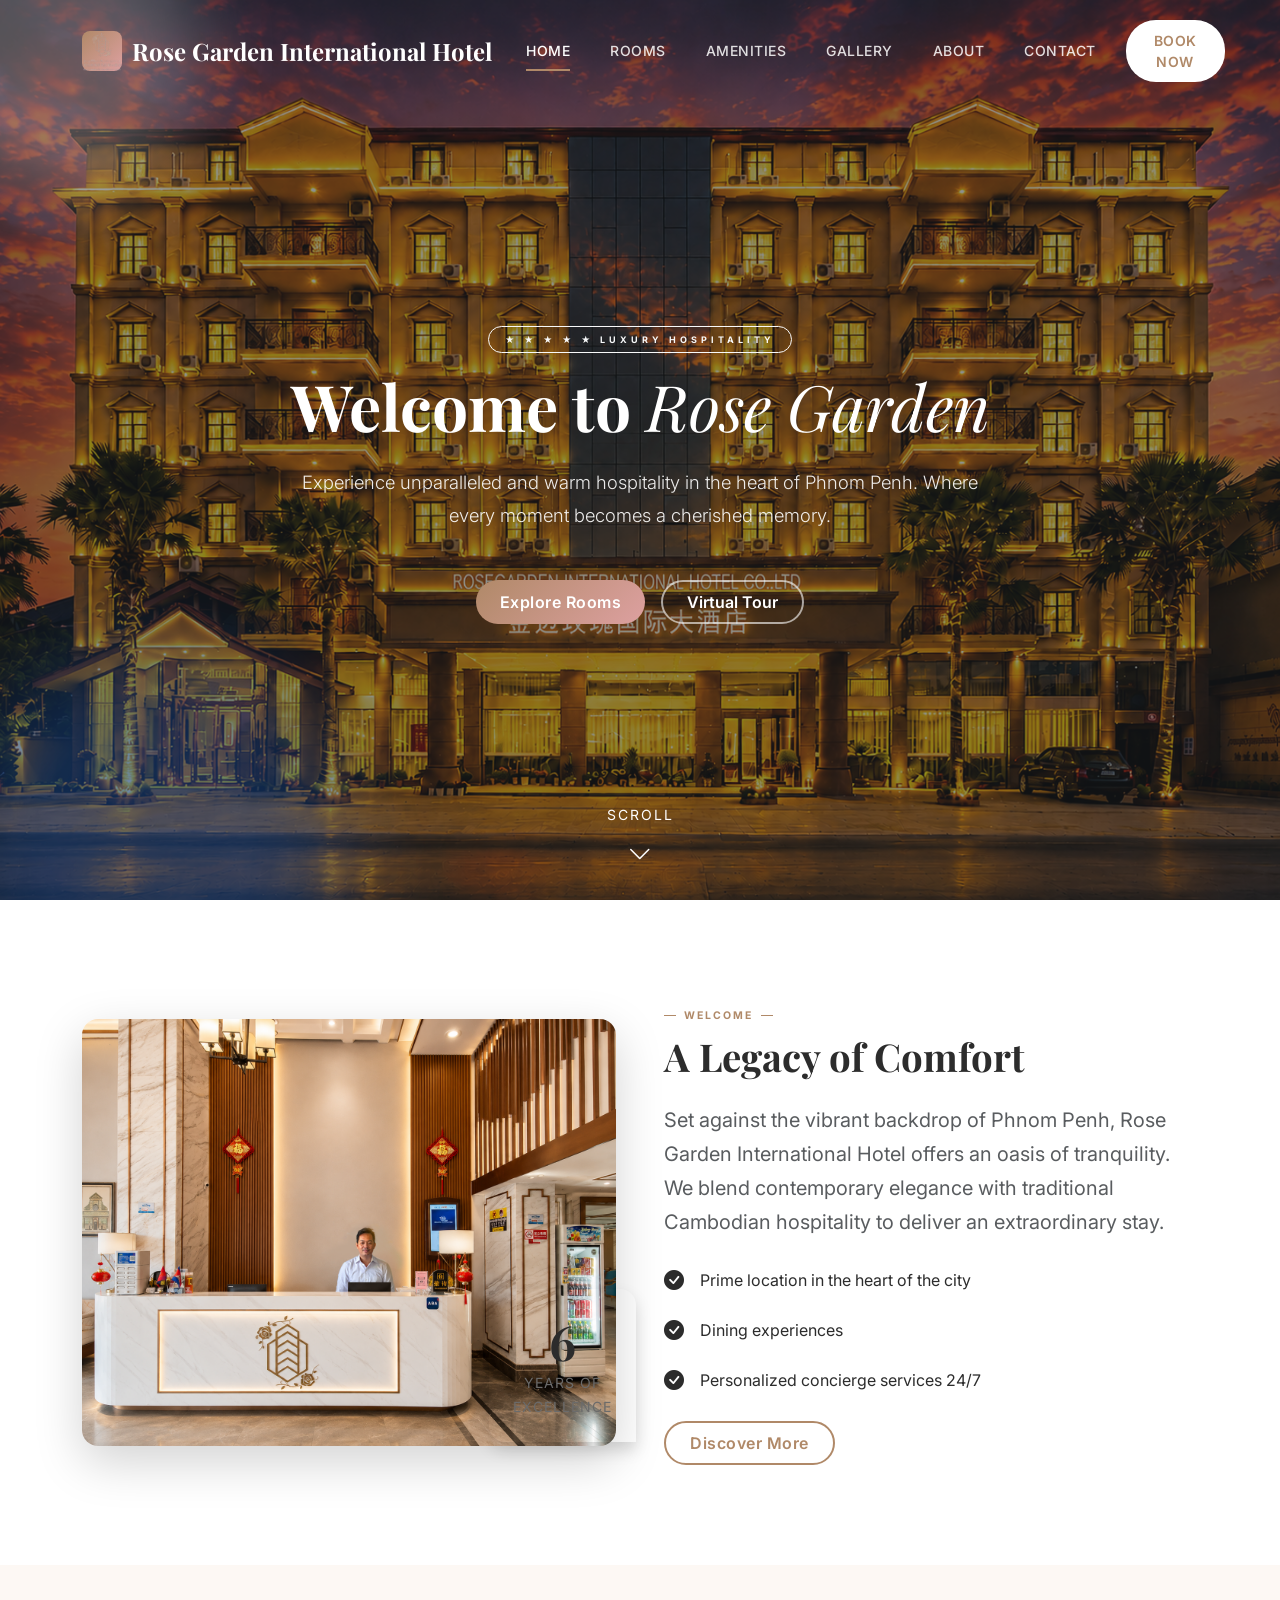
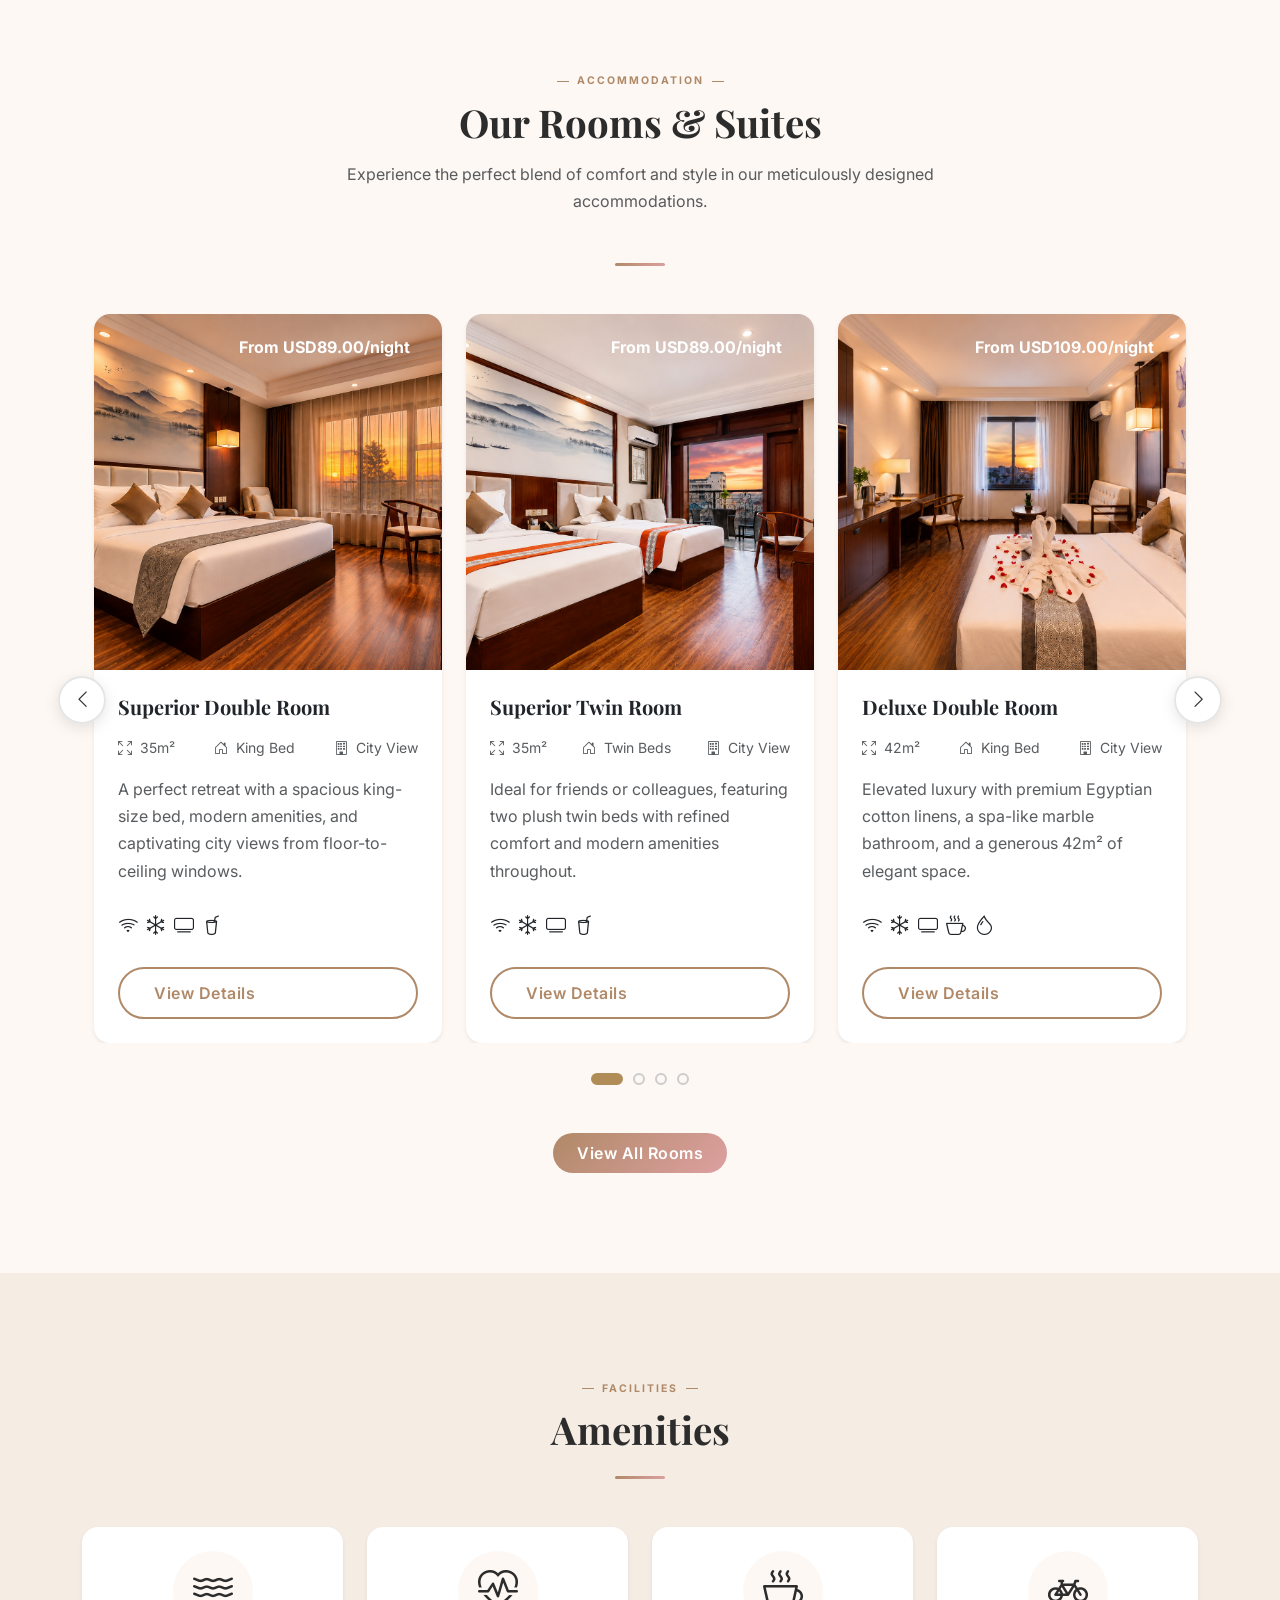
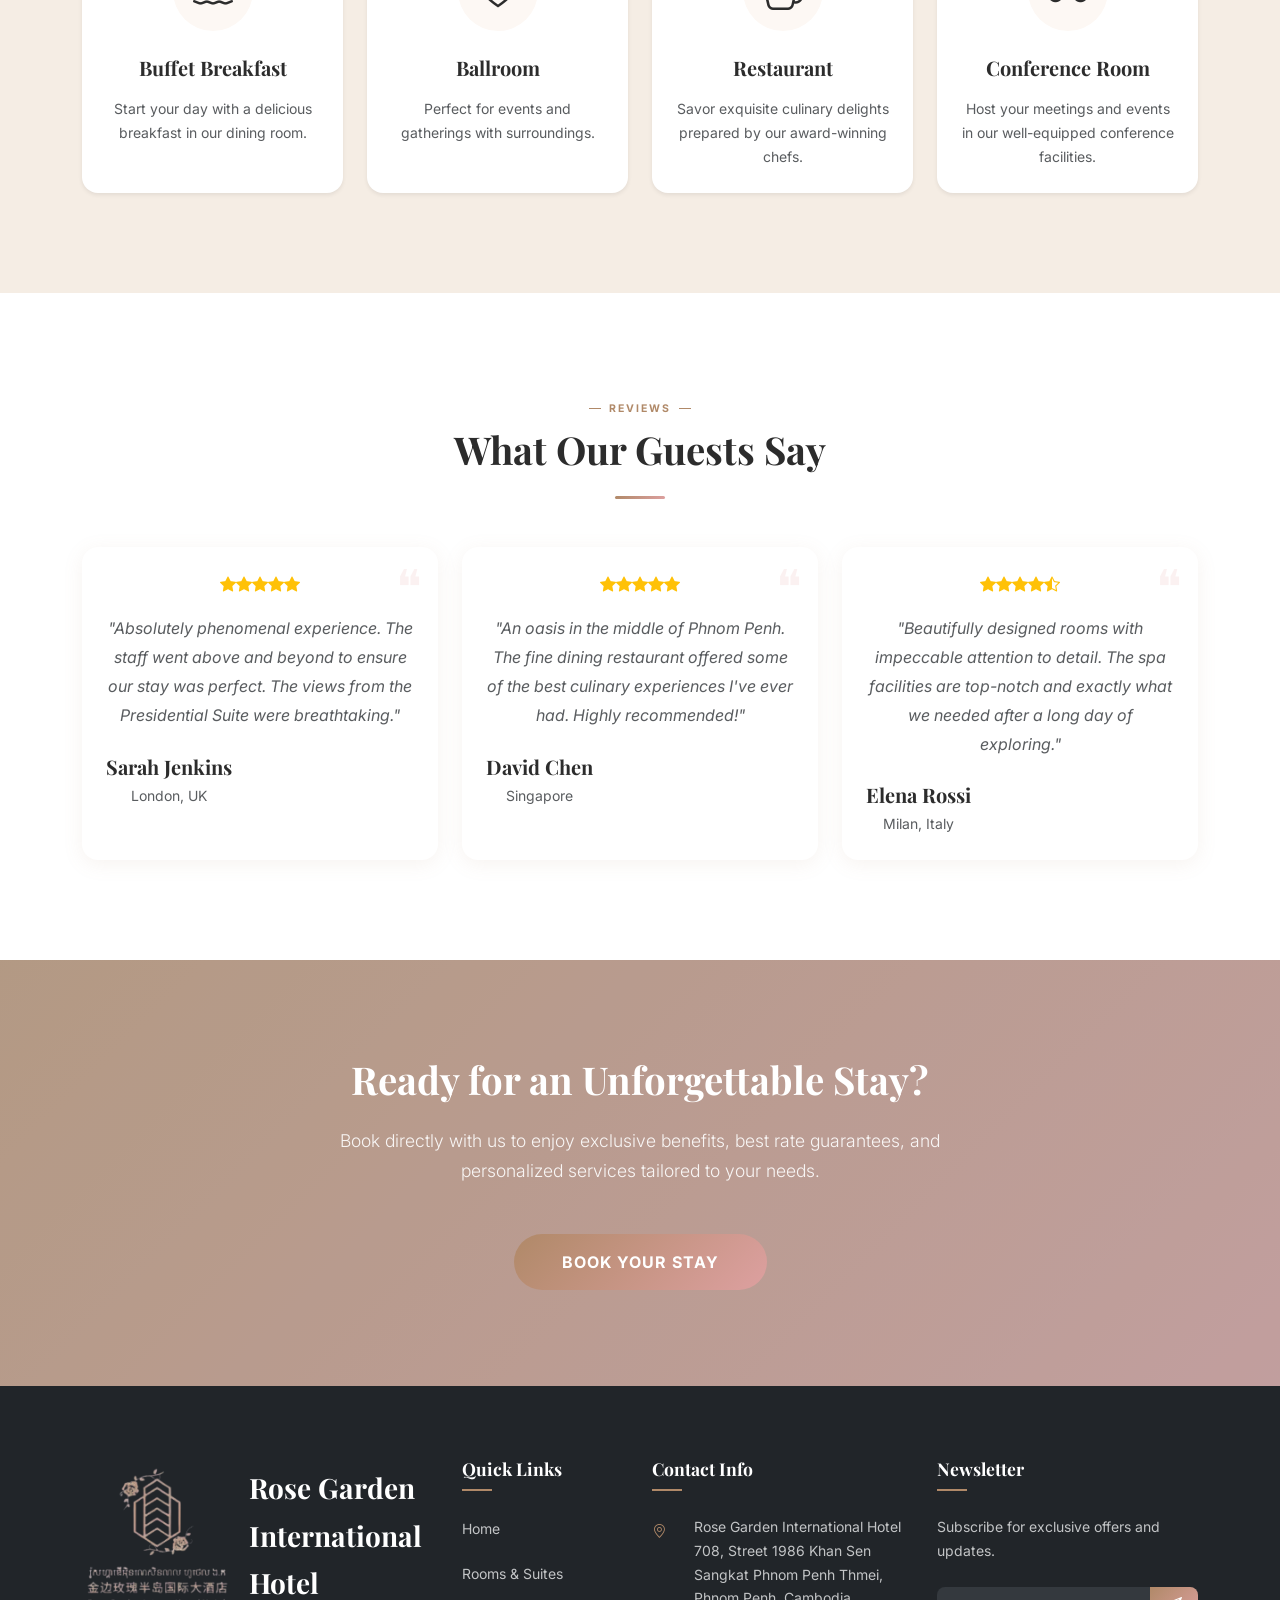
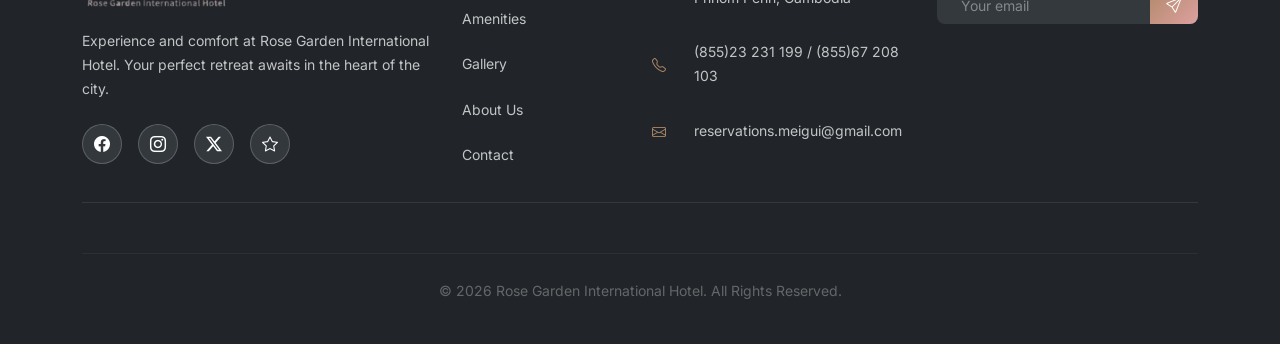
<file: index.html>
<!DOCTYPE html>
<html lang="en">
<head>
  <meta charset="UTF-8">
  <meta name="viewport" content="width=device-width, initial-scale=1.0">
  <title>Rose Garden International Hotel | Luxury Hotel in Phnom Penh</title>
  
  <!-- Bootstrap 5.3 CSS CDN -->
  <link href="https://cdn.jsdelivr.net/npm/bootstrap@5.3.3/dist/css/bootstrap.min.css" rel="stylesheet">
  <!-- Bootstrap Icons CDN -->
  <link href="https://cdn.jsdelivr.net/npm/bootstrap-icons@1.11.3/font/bootstrap-icons.min.css" rel="stylesheet">
  
  <!-- Google Fonts: Playfair Display + Inter (assumed imported in style.css or we can add them here just in case, but instructions say loaded via css/style.css, we'll follow that) -->
  
  <!-- Custom CSS -->
  <link rel="stylesheet" href="css/style.css">
</head>
<body>

  <!-- Preloader -->
  <div class="preloader">
    <div class="preloader-spinner"></div>
  </div>

  <!-- Navbar -->
  <nav class="navbar navbar-expand-lg navbar-custom fixed-top">
    <div class="container">
      <a class="navbar-brand" href="index.html">
        <span class="brand-icon"><img src="images/logo.png" alt="Rose Garden International Hotel Logo" class="img-fluid"></span>
        Rose Garden International Hotel
      </a>
      <button class="navbar-toggler" type="button" data-bs-toggle="collapse" data-bs-target="#navbarNav">
        <span class="navbar-toggler-icon"></span>
      </button>
      <div class="collapse navbar-collapse justify-content-end" id="navbarNav">
        <ul class="navbar-nav align-items-center gap-1">
          <li class="nav-item"><a class="nav-link active" href="index.html">Home</a></li>
          <li class="nav-item"><a class="nav-link" href="rooms.html">Rooms</a></li>
          <li class="nav-item"><a class="nav-link" href="amenities.html">Amenities</a></li>
          <li class="nav-item"><a class="nav-link" href="gallery.html">Gallery</a></li>
          <li class="nav-item"><a class="nav-link" href="about.html">About</a></li>
          <li class="nav-item"><a class="nav-link" href="contact.html">Contact</a></li>
          <li class="nav-item ms-2"><a class="btn btn-book" href="contact.html">Book Now</a></li>
        </ul>
      </div>
    </div>
  </nav>

  <!-- Hero Section -->
  <section class="hero d-flex align-items-center position-relative vh-100" style="background-image: url('images/FrontSide1.png'); background-size: cover; background-position: center; background-attachment: fixed;">
    <div class="hero-bg position-absolute top-0 start-0 w-100 h-100 bg-dark opacity-50"></div>
    <div class="container position-relative hero-content z-1 text-center text-white mt-5">
      <div class="hero-badge mb-3"><span class="badge bg-transparent border border-light text-light px-3 py-2 rounded-pill">★ ★ ★ ★ ★ LUXURY HOSPITALITY</span></div>
      <h1 class="display-2 fw-bold mb-4">Welcome to <span class="fst-italic text-primary-custom">Rose Garden</span></h1>
      <p class="lead mb-5 mx-auto" style="max-width: 700px;">Experience unparalleled and warm hospitality in the heart of Phnom Penh. Where every moment becomes a cherished memory.</p>
      <div class="d-flex justify-content-center gap-3">
        <a href="rooms.html" class="btn btn-primary-custom btn-lg px-4 py-2">Explore Rooms</a>
        <a href="#" class="btn btn-outline-light btn-lg px-4 py-2">Virtual Tour</a>
      </div>
    </div>
    <div class="position-absolute bottom-0 start-50 translate-middle-x mb-4 z-1">
      <a href="#welcome" class="text-white text-decoration-none d-flex flex-column align-items-center scroll-indicator">
        <small class="text-uppercase mb-2" style="letter-spacing: 2px;">Scroll</small>
        <i class="bi bi-chevron-down fs-4 bounce"></i>
      </a>
    </div>
    <div class="hero-float-1 position-absolute rounded-circle bg-white opacity-25" style="width: 300px; height: 300px; top: -100px; left: -100px; filter: blur(40px);"></div>
    <div class="hero-float-2 position-absolute rounded-circle bg-primary opacity-25" style="width: 400px; height: 400px; bottom: -150px; right: -150px; filter: blur(50px);"></div>
  </section>

  <!-- Welcome Section -->
  <section id="welcome" class="section-padding bg-white">
    <div class="container">
      <div class="row align-items-center g-5">
        <div class="col-lg-6 reveal-left">
          <div class="welcome-image position-relative">
            <img src="images/hotellobby1.png" alt="Hotel Lobby" class="img-fluid rounded-4 shadow-lg w-100">
            <div class="experience-badge position-absolute bottom-0 end-0 bg-primary-custom text-white p-4 rounded-start-4 rounded-top-4 shadow mb-4 me-n4 d-none d-md-block text-center" style="transform: translate(20px, 20px);">
              <h3 class="display-5 fw-bold mb-0">6</h3>
              <p class="mb-0 text-uppercase small" style="letter-spacing: 1px;">Years of<br>Excellence</p>
            </div>
          </div>
        </div>
        <div class="col-lg-6 reveal-right">
          <div class="section-badge text-primary-custom fw-bold text-uppercase mb-2" style="letter-spacing: 2px;"><small>Welcome</small></div>
          <h2 class="section-title display-5 fw-bold mb-4">A Legacy of Comfort</h2>
          <p class="text-muted mb-4 fs-5">Set against the vibrant backdrop of Phnom Penh, Rose Garden International Hotel offers an oasis of tranquility. We blend contemporary elegance with traditional Cambodian hospitality to deliver an extraordinary stay.</p>
          <ul class="list-unstyled mb-4">
            <li class="d-flex align-items-center mb-3"><i class="bi bi-check-circle-fill text-primary-custom fs-5 me-3"></i> <span>Prime location in the heart of the city</span></li>
            <li class="d-flex align-items-center mb-3"><i class="bi bi-check-circle-fill text-primary-custom fs-5 me-3"></i> <span>Dining experiences</span></li>
            <li class="d-flex align-items-center mb-3"><i class="bi bi-check-circle-fill text-primary-custom fs-5 me-3"></i> <span>Personalized concierge services 24/7</span></li>
          </ul>
          <a href="about.html" class="btn btn-outline-custom px-4 py-2">Discover More</a>
        </div>
      </div>
    </div>
  </section>

  <!-- Featured Rooms -->
  <section class="section-padding bg-ivory">
    <div class="container">
      <div class="text-center mb-5 reveal">
        <div class="section-badge text-primary-custom fw-bold text-uppercase mb-2" style="letter-spacing: 2px;"><small>Accommodation</small></div>
        <h2 class="section-title display-5 fw-bold mb-3">Our Rooms & Suites</h2>
        <p class="section-subtitle text-muted mx-auto" style="max-width: 600px;">Experience the perfect blend of comfort and style in our meticulously designed accommodations.</p>
        <div class="divider mx-auto mt-4 mb-4" style="width: 50px; height: 3px; background-color: var(--primary-color);"></div>
      </div>

      <!-- Room Carousel -->
      <div class="position-relative reveal" id="roomCarouselWrapper">
        <!-- Navigation Arrows -->
        <button class="room-carousel-btn room-carousel-prev" id="roomPrev" aria-label="Previous rooms">
          <i class="bi bi-chevron-left"></i>
        </button>
        <button class="room-carousel-btn room-carousel-next" id="roomNext" aria-label="Next rooms">
          <i class="bi bi-chevron-right"></i>
        </button>

        <!-- Carousel Track -->
        <div class="room-carousel-viewport" style="overflow: hidden; border-radius: 16px;">
          <div class="room-carousel-track" id="roomTrack" style="display: flex; transition: transform 0.6s cubic-bezier(0.25, 0.46, 0.45, 0.94);">

            <!-- Slide 1: Superior Double Room -->
            <div class="room-carousel-slide" style="min-width: 33.333%; padding: 0 12px; box-sizing: border-box;">
              <div class="card room-card h-100 border-0 shadow-sm rounded-4 overflow-hidden">
                <div class="position-relative">
                  <img src="images/rooms/superiordouble/bedroom.png" class="card-img-top" alt="Superior Double Room">
                  <div class="position-absolute top-0 end-0 bg-primary-custom text-white px-3 py-1 m-3 rounded-pill fw-bold">From USD89.00/night</div>
                </div>
                <div class="card-body p-4">
                  <h4 class="card-title fw-bold mb-3">Superior Double Room</h4>
                  <div class="d-flex justify-content-between text-muted mb-3 small">
                    <span><i class="bi bi-arrows-fullscreen me-1"></i> 35m²</span>
                    <span><i class="bi bi-house-door me-1"></i> King Bed</span>
                    <span><i class="bi bi-building me-1"></i> City View</span>
                  </div>
                  <p class="card-text text-muted mb-4">A perfect retreat with a spacious king-size bed, modern amenities, and captivating city views from floor-to-ceiling windows.</p>
                  <div class="d-flex gap-2 text-primary-custom mb-4 fs-5">
                    <i class="bi bi-wifi" title="WiFi"></i>
                    <i class="bi bi-snow" title="Air Conditioning"></i>
                    <i class="bi bi-tv" title="Smart TV"></i>
                    <i class="bi bi-cup-straw" title="Minibar"></i>
                  </div>
                  <a href="rooms/superior-double.html" class="btn btn-outline-custom w-100">View Details</a>
                </div>
              </div>
            </div>

            <!-- Slide 2: Superior Twin Room -->
            <div class="room-carousel-slide" style="min-width: 33.333%; padding: 0 12px; box-sizing: border-box;">
              <div class="card room-card h-100 border-0 shadow-sm rounded-4 overflow-hidden">
                <div class="position-relative">
                  <img src="images/rooms/superiortwin/bedroom.png" class="card-img-top" alt="Superior Twin Room">
                  <div class="position-absolute top-0 end-0 bg-primary-custom text-white px-3 py-1 m-3 rounded-pill fw-bold">From USD89.00/night</div>
                </div>
                <div class="card-body p-4">
                  <h4 class="card-title fw-bold mb-3">Superior Twin Room</h4>
                  <div class="d-flex justify-content-between text-muted mb-3 small">
                    <span><i class="bi bi-arrows-fullscreen me-1"></i> 35m²</span>
                    <span><i class="bi bi-house-door me-1"></i> Twin Beds</span>
                    <span><i class="bi bi-building me-1"></i> City View</span>
                  </div>
                  <p class="card-text text-muted mb-4">Ideal for friends or colleagues, featuring two plush twin beds with refined comfort and modern amenities throughout.</p>
                  <div class="d-flex gap-2 text-primary-custom mb-4 fs-5">
                    <i class="bi bi-wifi" title="WiFi"></i>
                    <i class="bi bi-snow" title="Air Conditioning"></i>
                    <i class="bi bi-tv" title="Smart TV"></i>
                    <i class="bi bi-cup-straw" title="Minibar"></i>
                  </div>
                  <a href="rooms/superior-twin.html" class="btn btn-outline-custom w-100">View Details</a>
                </div>
              </div>
            </div>

            <!-- Slide 3: Deluxe Double Room -->
            <div class="room-carousel-slide" style="min-width: 33.333%; padding: 0 12px; box-sizing: border-box;">
              <div class="card room-card h-100 border-0 shadow-sm rounded-4 overflow-hidden">
                <div class="position-relative">
                  <img src="images/rooms/deluxedouble/bedroom.png" class="card-img-top" alt="Deluxe Double Room">
                  <div class="position-absolute top-0 end-0 bg-primary-custom text-white px-3 py-1 m-3 rounded-pill fw-bold">From USD109.00/night</div>
                </div>
                <div class="card-body p-4">
                  <h4 class="card-title fw-bold mb-3">Deluxe Double Room</h4>
                  <div class="d-flex justify-content-between text-muted mb-3 small">
                    <span><i class="bi bi-arrows-fullscreen me-1"></i> 42m²</span>
                    <span><i class="bi bi-house-door me-1"></i> King Bed</span>
                    <span><i class="bi bi-building me-1"></i> City View</span>
                  </div>
                  <p class="card-text text-muted mb-4">Elevated luxury with premium Egyptian cotton linens, a spa-like marble bathroom, and a generous 42m² of elegant space.</p>
                  <div class="d-flex gap-2 text-primary-custom mb-4 fs-5">
                    <i class="bi bi-wifi" title="WiFi"></i>
                    <i class="bi bi-snow" title="Air Conditioning"></i>
                    <i class="bi bi-tv" title="50&quot; Smart TV"></i>
                    <i class="bi bi-cup-hot" title="Nespresso"></i>
                    <i class="bi bi-droplet" title="Rain Shower"></i>
                  </div>
                  <a href="rooms/deluxe-double.html" class="btn btn-outline-custom w-100">View Details</a>
                </div>
              </div>
            </div>

            <!-- Slide 4: Deluxe Twin Room -->
            <div class="room-carousel-slide" style="min-width: 33.333%; padding: 0 12px; box-sizing: border-box;">
              <div class="card room-card h-100 border-0 shadow-sm rounded-4 overflow-hidden">
                <div class="position-relative">
                  <img src="images/rooms/deluxetwin/bedroom.png" class="card-img-top" alt="Deluxe Twin Room">
                  <div class="position-absolute top-0 end-0 bg-primary-custom text-white px-3 py-1 m-3 rounded-pill fw-bold">From USD109.00/night</div>
                </div>
                <div class="card-body p-4">
                  <h4 class="card-title fw-bold mb-3">Deluxe Twin Room</h4>
                  <div class="d-flex justify-content-between text-muted mb-3 small">
                    <span><i class="bi bi-arrows-fullscreen me-1"></i> 42m²</span>
                    <span><i class="bi bi-house-door me-1"></i> Twin Beds</span>
                    <span><i class="bi bi-building me-1"></i> City View</span>
                  </div>
                  <p class="card-text text-muted mb-4">Deluxe amenities with twin-bed flexibility. Premium linens, spa-like bathroom, and sophisticated design throughout.</p>
                  <div class="d-flex gap-2 text-primary-custom mb-4 fs-5">
                    <i class="bi bi-wifi" title="WiFi"></i>
                    <i class="bi bi-snow" title="Air Conditioning"></i>
                    <i class="bi bi-tv" title="50&quot; Smart TV"></i>
                    <i class="bi bi-cup-hot" title="Nespresso"></i>
                    <i class="bi bi-droplet" title="Rain Shower"></i>
                  </div>
                  <a href="rooms/deluxe-twin.html" class="btn btn-outline-custom w-100">View Details</a>
                </div>
              </div>
            </div>

            <!-- Slide 5: Business Suite -->
            <div class="room-carousel-slide" style="min-width: 33.333%; padding: 0 12px; box-sizing: border-box;">
              <div class="card room-card h-100 border-0 shadow-sm rounded-4 overflow-hidden">
                <div class="position-relative">
                  <img src="images/rooms/businesssuite/bedroom.png" class="card-img-top" alt="Business Suite">
                  <div class="position-absolute top-0 end-0 bg-primary-custom text-white px-3 py-1 m-3 rounded-pill fw-bold">From USD250.00/night</div>
                </div>
                <div class="card-body p-4">
                  <h4 class="card-title fw-bold mb-3">Business Suite</h4>
                  <div class="d-flex justify-content-between text-muted mb-3 small">
                    <span><i class="bi bi-arrows-fullscreen me-1"></i> 65m²</span>
                    <span><i class="bi bi-house-door me-1"></i> King Bed</span>
                    <span><i class="bi bi-binoculars me-1"></i> Panoramic</span>
                  </div>
                  <p class="card-text text-muted mb-4">The ultimate executive retreat with separate living area, fully equipped workspace, and dedicated butler-style service.</p>
                  <div class="d-flex gap-2 text-primary-custom mb-4 fs-5">
                    <i class="bi bi-wifi" title="WiFi"></i>
                    <i class="bi bi-snow" title="Climate Control"></i>
                    <i class="bi bi-tv" title="55&quot; Smart TV"></i>
                    <i class="bi bi-cup-hot" title="Nespresso"></i>
                    <i class="bi bi-person-badge" title="Butler Service"></i>
                  </div>
                  <a href="rooms/business-suite.html" class="btn btn-outline-custom w-100">View Details</a>
                </div>
              </div>
            </div>

            <!-- Slide 6: Family Suite -->
            <div class="room-carousel-slide" style="min-width: 33.333%; padding: 0 12px; box-sizing: border-box;">
              <div class="card room-card h-100 border-0 shadow-sm rounded-4 overflow-hidden">
                <div class="position-relative">
                  <img src="images/rooms/familysuite/bedroom.png" class="card-img-top" alt="Family Suite">
                  <div class="position-absolute top-0 end-0 bg-primary-custom text-white px-3 py-1 m-3 rounded-pill fw-bold">From USD450.00/night</div>
                </div>
                <div class="card-body p-4">
                  <h4 class="card-title fw-bold mb-3">Family Suite</h4>
                  <div class="d-flex justify-content-between text-muted mb-3 small">
                    <span><i class="bi bi-arrows-fullscreen me-1"></i> 85m²</span>
                    <span><i class="bi bi-house-door me-1"></i> King + Twin</span>
                    <span><i class="bi bi-flower1 me-1"></i> Garden View</span>
                  </div>
                  <p class="card-text text-muted mb-4">A spacious 85m² haven for families with separate bedrooms, garden views, two bathrooms, and kids' club access.</p>
                  <div class="d-flex gap-2 text-primary-custom mb-4 fs-5">
                    <i class="bi bi-wifi" title="WiFi"></i>
                    <i class="bi bi-snow" title="Air Conditioning"></i>
                    <i class="bi bi-tv" title="Two Smart TVs"></i>
                    <i class="bi bi-cup-hot" title="Nespresso"></i>
                    <i class="bi bi-emoji-smile" title="Kids' Club"></i>
                  </div>
                  <a href="rooms/family-suite.html" class="btn btn-outline-custom w-100">View Details</a>
                </div>
              </div>
            </div>

          </div>
        </div>

        <!-- Dot Indicators -->
        <div class="room-carousel-dots" id="roomDots">
          <button class="room-dot active" data-index="0" aria-label="Slide group 1"></button>
          <button class="room-dot" data-index="1" aria-label="Slide group 2"></button>
        </div>
      </div>

      <div class="text-center mt-5 reveal">
        <a href="rooms.html" class="btn btn-primary-custom px-4 py-2">View All Rooms</a>
      </div>
    </div>
  </section>

  <!-- Room Carousel Styles -->
  <style>
    .room-carousel-btn {
      position: absolute;
      top: 50%;
      transform: translateY(-50%);
      z-index: 10;
      width: 48px;
      height: 48px;
      border-radius: 50%;
      border: 2px solid rgba(0,0,0,0.1);
      background: rgba(255,255,255,0.95);
      backdrop-filter: blur(10px);
      -webkit-backdrop-filter: blur(10px);
      color: #333;
      font-size: 1.2rem;
      cursor: pointer;
      display: flex;
      align-items: center;
      justify-content: center;
      transition: all 0.3s ease;
      box-shadow: 0 4px 15px rgba(0,0,0,0.1);
    }
    .room-carousel-btn:hover {
      background: var(--primary-color, #b08d57);
      border-color: var(--primary-color, #b08d57);
      color: #fff;
      box-shadow: 0 6px 25px rgba(176, 141, 87, 0.3);
    }
    .room-carousel-prev { left: -24px; }
    .room-carousel-next { right: -24px; }

    .room-carousel-dots {
      display: flex;
      justify-content: center;
      gap: 10px;
      margin-top: 30px;
    }
    .room-dot {
      width: 12px;
      height: 12px;
      border-radius: 50%;
      border: 2px solid #ccc;
      background: transparent;
      cursor: pointer;
      transition: all 0.3s ease;
      padding: 0;
    }
    .room-dot:hover {
      border-color: var(--primary-color, #b08d57);
    }
    .room-dot.active {
      background: var(--primary-color, #b08d57);
      border-color: var(--primary-color, #b08d57);
      width: 32px;
      border-radius: 6px;
    }

    .room-carousel-slide .card {
      transition: transform 0.3s ease, box-shadow 0.3s ease;
    }
    .room-carousel-slide .card:hover {
      transform: translateY(-8px);
      box-shadow: 0 16px 48px rgba(0,0,0,0.12) !important;
    }

    @media (max-width: 991.98px) {
      .room-carousel-slide { min-width: 50% !important; }
      .room-carousel-prev { left: -12px; }
      .room-carousel-next { right: -12px; }
    }
    @media (max-width: 575.98px) {
      .room-carousel-slide { min-width: 100% !important; }
      .room-carousel-btn { width: 40px; height: 40px; font-size: 1rem; }
      .room-carousel-prev { left: -8px; }
      .room-carousel-next { right: -8px; }
    }
  </style>

  <!-- Room Carousel Script -->
  <script>
    document.addEventListener('DOMContentLoaded', function() {
      const track = document.getElementById('roomTrack');
      const prevBtn = document.getElementById('roomPrev');
      const nextBtn = document.getElementById('roomNext');
      const dots = document.querySelectorAll('.room-dot');
      const slides = document.querySelectorAll('.room-carousel-slide');

      let currentIndex = 0;
      let slidesPerView = 3;
      let autoPlayInterval;

      function getSlidesPerView() {
        if (window.innerWidth <= 575.98) return 1;
        if (window.innerWidth <= 991.98) return 2;
        return 3;
      }

      function getMaxIndex() {
        return Math.max(0, slides.length - slidesPerView);
      }

      function updateCarousel() {
        const slideWidth = 100 / slidesPerView;
        slides.forEach(s => s.style.minWidth = slideWidth + '%');
        const offset = -(currentIndex * (100 / slidesPerView));
        track.style.transform = 'translateX(' + offset + '%)';
        updateDots();
      }

      function updateDots() {
        const maxIdx = getMaxIndex();
        const totalDotGroups = maxIdx + 1;
        const dotsContainer = document.getElementById('roomDots');
        dotsContainer.innerHTML = '';
        for (let i = 0; i < totalDotGroups; i++) {
          const dot = document.createElement('button');
          dot.className = 'room-dot' + (i === currentIndex ? ' active' : '');
          dot.setAttribute('data-index', i);
          dot.setAttribute('aria-label', 'Slide group ' + (i + 1));
          dot.addEventListener('click', function() {
            currentIndex = parseInt(this.getAttribute('data-index'));
            updateCarousel();
            resetAutoPlay();
          });
          dotsContainer.appendChild(dot);
        }
      }

      function goNext() {
        currentIndex = currentIndex >= getMaxIndex() ? 0 : currentIndex + 1;
        updateCarousel();
      }

      function goPrev() {
        currentIndex = currentIndex <= 0 ? getMaxIndex() : currentIndex - 1;
        updateCarousel();
      }

      function resetAutoPlay() {
        clearInterval(autoPlayInterval);
        autoPlayInterval = setInterval(goNext, 5000);
      }

      prevBtn.addEventListener('click', function() { goPrev(); resetAutoPlay(); });
      nextBtn.addEventListener('click', function() { goNext(); resetAutoPlay(); });

      // Touch/Swipe support
      let startX = 0, endX = 0;
      track.addEventListener('touchstart', function(e) { startX = e.touches[0].clientX; }, { passive: true });
      track.addEventListener('touchend', function(e) {
        endX = e.changedTouches[0].clientX;
        const diff = startX - endX;
        if (Math.abs(diff) > 50) {
          if (diff > 0) { goNext(); } else { goPrev(); }
          resetAutoPlay();
        }
      }, { passive: true });

      // Responsive resize
      window.addEventListener('resize', function() {
        slidesPerView = getSlidesPerView();
        if (currentIndex > getMaxIndex()) currentIndex = getMaxIndex();
        updateCarousel();
      });

      // Init
      slidesPerView = getSlidesPerView();
      updateCarousel();
      autoPlayInterval = setInterval(goNext, 5000);
    });
  </script>

  <!-- Amenities Preview -->
  <section class="section-padding bg-alt">
    <div class="container">
      <div class="text-center mb-5 reveal">
        <div class="section-badge text-primary-custom fw-bold text-uppercase mb-2" style="letter-spacing: 2px;"><small>Facilities</small></div>
        <h2 class="section-title display-5 fw-bold mb-3">Amenities</h2>
        <div class="divider mx-auto mt-4 mb-4" style="width: 50px; height: 3px; background-color: var(--primary-color);"></div>
      </div>
      
      <div class="row g-4 text-center">
        <div class="col-lg-3 col-md-6 reveal reveal-delay-1">
          <div class="amenity-card bg-white p-4 rounded-4 shadow-sm h-100 transition-hover">
            <div class="icon-wrapper bg-ivory text-primary-custom rounded-circle d-inline-flex align-items-center justify-content-center mb-4" style="width: 80px; height: 80px;">
              <i class="bi bi-water fs-1"></i>
            </div>
            <h4 class="fw-bold mb-3">Buffet Breakfast</h4>
            <p class="text-muted mb-0">Start your day with a delicious breakfast in our dining room.</p>
          </div>
        </div>
        
        <div class="col-lg-3 col-md-6 reveal reveal-delay-2">
          <div class="amenity-card bg-white p-4 rounded-4 shadow-sm h-100 transition-hover">
            <div class="icon-wrapper bg-ivory text-primary-custom rounded-circle d-inline-flex align-items-center justify-content-center mb-4" style="width: 80px; height: 80px;">
              <i class="bi bi-heart-pulse fs-1"></i>
            </div>
            <h4 class="fw-bold mb-3">Ballroom</h4>
            <p class="text-muted mb-0">Perfect for events and gatherings with surroundings.</p>
          </div>
        </div>
        
        <div class="col-lg-3 col-md-6 reveal reveal-delay-3">
          <div class="amenity-card bg-white p-4 rounded-4 shadow-sm h-100 transition-hover">
            <div class="icon-wrapper bg-ivory text-primary-custom rounded-circle d-inline-flex align-items-center justify-content-center mb-4" style="width: 80px; height: 80px;">
              <i class="bi bi-cup-hot fs-1"></i>
            </div>
            <h4 class="fw-bold mb-3">Restaurant</h4>
            <p class="text-muted mb-0">Savor exquisite culinary delights prepared by our award-winning chefs.</p>
          </div>
        </div>
        
        <div class="col-lg-3 col-md-6 reveal reveal-delay-4">
          <div class="amenity-card bg-white p-4 rounded-4 shadow-sm h-100 transition-hover">
            <div class="icon-wrapper bg-ivory text-primary-custom rounded-circle d-inline-flex align-items-center justify-content-center mb-4" style="width: 80px; height: 80px;">
              <i class="bi bi-bicycle fs-1"></i>
            </div>
            <h4 class="fw-bold mb-3">Conference Room</h4>
            <p class="text-muted mb-0">Host your meetings and events in our well-equipped conference facilities.</p>
          </div>
        </div>
      </div>
    </div>
  </section>

  <!-- Testimonials -->
  <section class="section-padding bg-white">
    <div class="container">
      <div class="text-center mb-5 reveal">
        <div class="section-badge text-primary-custom fw-bold text-uppercase mb-2" style="letter-spacing: 2px;"><small>Reviews</small></div>
        <h2 class="section-title display-5 fw-bold mb-3">What Our Guests Say</h2>
        <div class="divider mx-auto mt-4 mb-4" style="width: 50px; height: 3px; background-color: var(--primary-color);"></div>
      </div>
      
      <div class="row g-4">
        <div class="col-lg-4 col-md-6 reveal reveal-delay-1">
          <div class="testimonial-card bg-ivory p-4 rounded-4 position-relative h-100">
            <div class="quote-icon position-absolute top-0 end-0 mt-3 me-3 opacity-25 text-primary-custom display-1 lh-1">❝</div>
            <div class="stars text-warning mb-3">
              <i class="bi bi-star-fill"></i><i class="bi bi-star-fill"></i><i class="bi bi-star-fill"></i><i class="bi bi-star-fill"></i><i class="bi bi-star-fill"></i>
            </div>
            <blockquote class="mb-4 text-muted fst-italic">"Absolutely phenomenal experience. The staff went above and beyond to ensure our stay was perfect. The views from the Presidential Suite were breathtaking."</blockquote>
            <div class="d-flex align-items-center">
              <div>
                <h5 class="mb-1 fw-bold">Sarah Jenkins</h5>
                <p class="mb-0 text-muted small">London, UK</p>
              </div>
            </div>
          </div>
        </div>
        
        <div class="col-lg-4 col-md-6 reveal reveal-delay-2">
          <div class="testimonial-card bg-ivory p-4 rounded-4 position-relative h-100">
            <div class="quote-icon position-absolute top-0 end-0 mt-3 me-3 opacity-25 text-primary-custom display-1 lh-1">❝</div>
            <div class="stars text-warning mb-3">
              <i class="bi bi-star-fill"></i><i class="bi bi-star-fill"></i><i class="bi bi-star-fill"></i><i class="bi bi-star-fill"></i><i class="bi bi-star-fill"></i>
            </div>
            <blockquote class="mb-4 text-muted fst-italic">"An oasis in the middle of Phnom Penh. The fine dining restaurant offered some of the best culinary experiences I've ever had. Highly recommended!"</blockquote>
            <div class="d-flex align-items-center">
              <div>
                <h5 class="mb-1 fw-bold">David Chen</h5>
                <p class="mb-0 text-muted small">Singapore</p>
              </div>
            </div>
          </div>
        </div>
        
        <div class="col-lg-4 col-md-6 reveal reveal-delay-3">
          <div class="testimonial-card bg-ivory p-4 rounded-4 position-relative h-100">
            <div class="quote-icon position-absolute top-0 end-0 mt-3 me-3 opacity-25 text-primary-custom display-1 lh-1">❝</div>
            <div class="stars text-warning mb-3">
              <i class="bi bi-star-fill"></i><i class="bi bi-star-fill"></i><i class="bi bi-star-fill"></i><i class="bi bi-star-fill"></i><i class="bi bi-star-half"></i>
            </div>
            <blockquote class="mb-4 text-muted fst-italic">"Beautifully designed rooms with impeccable attention to detail. The spa facilities are top-notch and exactly what we needed after a long day of exploring."</blockquote>
            <div class="d-flex align-items-center">
              <div>
                <h5 class="mb-1 fw-bold">Elena Rossi</h5>
                <p class="mb-0 text-muted small">Milan, Italy</p>
              </div>
            </div>
          </div>
        </div>
      </div>
    </div>
  </section>

  <!-- CTA Section -->
  <section class="cta-section position-relative py-5 text-white text-center" style="background-image: url('images/FrontSide1.png'); background-size: cover; background-position: center; background-attachment: fixed;">
    <div class="cta-section-bg position-absolute top-0 start-0 w-100 h-100 bg-dark opacity-75"></div>
    <div class="container position-relative cta-content py-5 z-1 reveal">
      <h2 class="display-4 fw-bold mb-4">Ready for an Unforgettable Stay?</h2>
      <p class="lead mb-5 mx-auto" style="max-width: 700px;">Book directly with us to enjoy exclusive benefits, best rate guarantees, and personalized services tailored to your needs.</p>
      <a href="contact.html" class="btn btn-primary-custom btn-lg px-5 py-3 fw-bold text-uppercase" style="letter-spacing: 1px;">Book Your Stay</a>
    </div>
  </section>

  <!-- Footer -->
  <footer class="footer bg-dark text-white pt-5 pb-3">
    <div class="container pt-4">
      <div class="row g-4 mb-4">
        <div class="col-lg-4 col-md-6">
          <div class="footer-brand fs-3 fw-bold mb-3"><span class="brand-icon text-primary-custom me-2"><img src="images/logo.png" alt="Rose Garden International Hotel Logo" class="img-fluid"></span> Rose Garden International Hotel</div>
          <p class="text-light opacity-75 mb-4">Experience and comfort at Rose Garden International Hotel. Your perfect retreat awaits in the heart of the city.</p>
          <div class="footer-social d-flex gap-3">
            <a href="#" aria-label="Facebook" class="text-white bg-secondary bg-opacity-25 rounded-circle d-flex align-items-center justify-content-center transition-hover" style="width: 40px; height: 40px;"><i class="bi bi-facebook"></i></a>
            <a href="#" aria-label="Instagram" class="text-white bg-secondary bg-opacity-25 rounded-circle d-flex align-items-center justify-content-center transition-hover" style="width: 40px; height: 40px;"><i class="bi bi-instagram"></i></a>
            <a href="#" aria-label="Twitter" class="text-white bg-secondary bg-opacity-25 rounded-circle d-flex align-items-center justify-content-center transition-hover" style="width: 40px; height: 40px;"><i class="bi bi-twitter-x"></i></a>
            <a href="#" aria-label="TripAdvisor" class="text-white bg-secondary bg-opacity-25 rounded-circle d-flex align-items-center justify-content-center transition-hover" style="width: 40px; height: 40px;"><i class="bi bi-star"></i></a>
          </div>
        </div>
        <div class="col-lg-2 col-md-6">
          <h5 class="fw-bold mb-4">Quick Links</h5>
          <ul class="footer-links list-unstyled mb-0 d-flex flex-column gap-2">
            <li><a href="index.html" class="text-light opacity-75 text-decoration-none transition-hover">Home</a></li>
            <li><a href="rooms.html" class="text-light opacity-75 text-decoration-none transition-hover">Rooms & Suites</a></li>
            <li><a href="amenities.html" class="text-light opacity-75 text-decoration-none transition-hover">Amenities</a></li>
            <li><a href="gallery.html" class="text-light opacity-75 text-decoration-none transition-hover">Gallery</a></li>
            <li><a href="about.html" class="text-light opacity-75 text-decoration-none transition-hover">About Us</a></li>
            <li><a href="contact.html" class="text-light opacity-75 text-decoration-none transition-hover">Contact</a></li>
          </ul>
        </div>
        <div class="col-lg-3 col-md-6">
          <h5 class="fw-bold mb-4">Contact Info</h5>
          <ul class="footer-contact list-unstyled mb-0 d-flex flex-column gap-3">
            <li class="d-flex align-items-start"><i class="bi bi-geo-alt text-primary-custom mt-1 me-3"></i><span class="text-light opacity-75">Rose Garden International Hotel 708, Street 1986 Khan Sen Sangkat Phnom Penh Thmei,<br>Phnom Penh, Cambodia</span></li>
            <li class="d-flex align-items-center"><i class="bi bi-telephone text-primary-custom me-3"></i><span class="text-light opacity-75">(855)23 231 199 / (855)67 208 103</span></li>
            <li class="d-flex align-items-center"><i class="bi bi-envelope text-primary-custom me-3"></i><span class="text-light opacity-75">reservations.meigui@gmail.com</span></li>
          </ul>
        </div>
        <div class="col-lg-3 col-md-6">
          <h5 class="fw-bold mb-4">Newsletter</h5>
          <p class="text-light opacity-75 mb-4">Subscribe for exclusive offers and updates.</p>
          <form class="newsletter-form d-flex position-relative">
            <input type="email" class="form-control bg-secondary bg-opacity-25 border-0 text-white px-4 py-2 pe-5" placeholder="Your email" aria-label="Email for newsletter" required>
            <button type="submit" class="btn btn-primary-custom position-absolute top-0 end-0 h-100 rounded-start-0 px-3"><i class="bi bi-send"></i></button>
          </form>
        </div>
      </div>
      <hr class="border-secondary opacity-25 mb-4">
      <div class="footer-bottom text-center text-light opacity-50 small">
        <p class="mb-0">&copy; 2026 Rose Garden International Hotel. All Rights Reserved.</p>
      </div>
    </div>
  </footer>

  <!-- Scroll to Top -->
  <button class="scroll-top position-fixed bottom-0 end-0 m-4 btn btn-primary-custom rounded-circle shadow" style="width: 45px; height: 45px; display: none; z-index: 1000;" aria-label="Scroll to top">
    <i class="bi bi-chevron-up"></i>
  </button>

  <!-- Scripts -->
  <script src="https://cdn.jsdelivr.net/npm/bootstrap@5.3.3/dist/js/bootstrap.bundle.min.js"></script>
  <script src="js/main.js"></script>
</body>
</html>
</file>
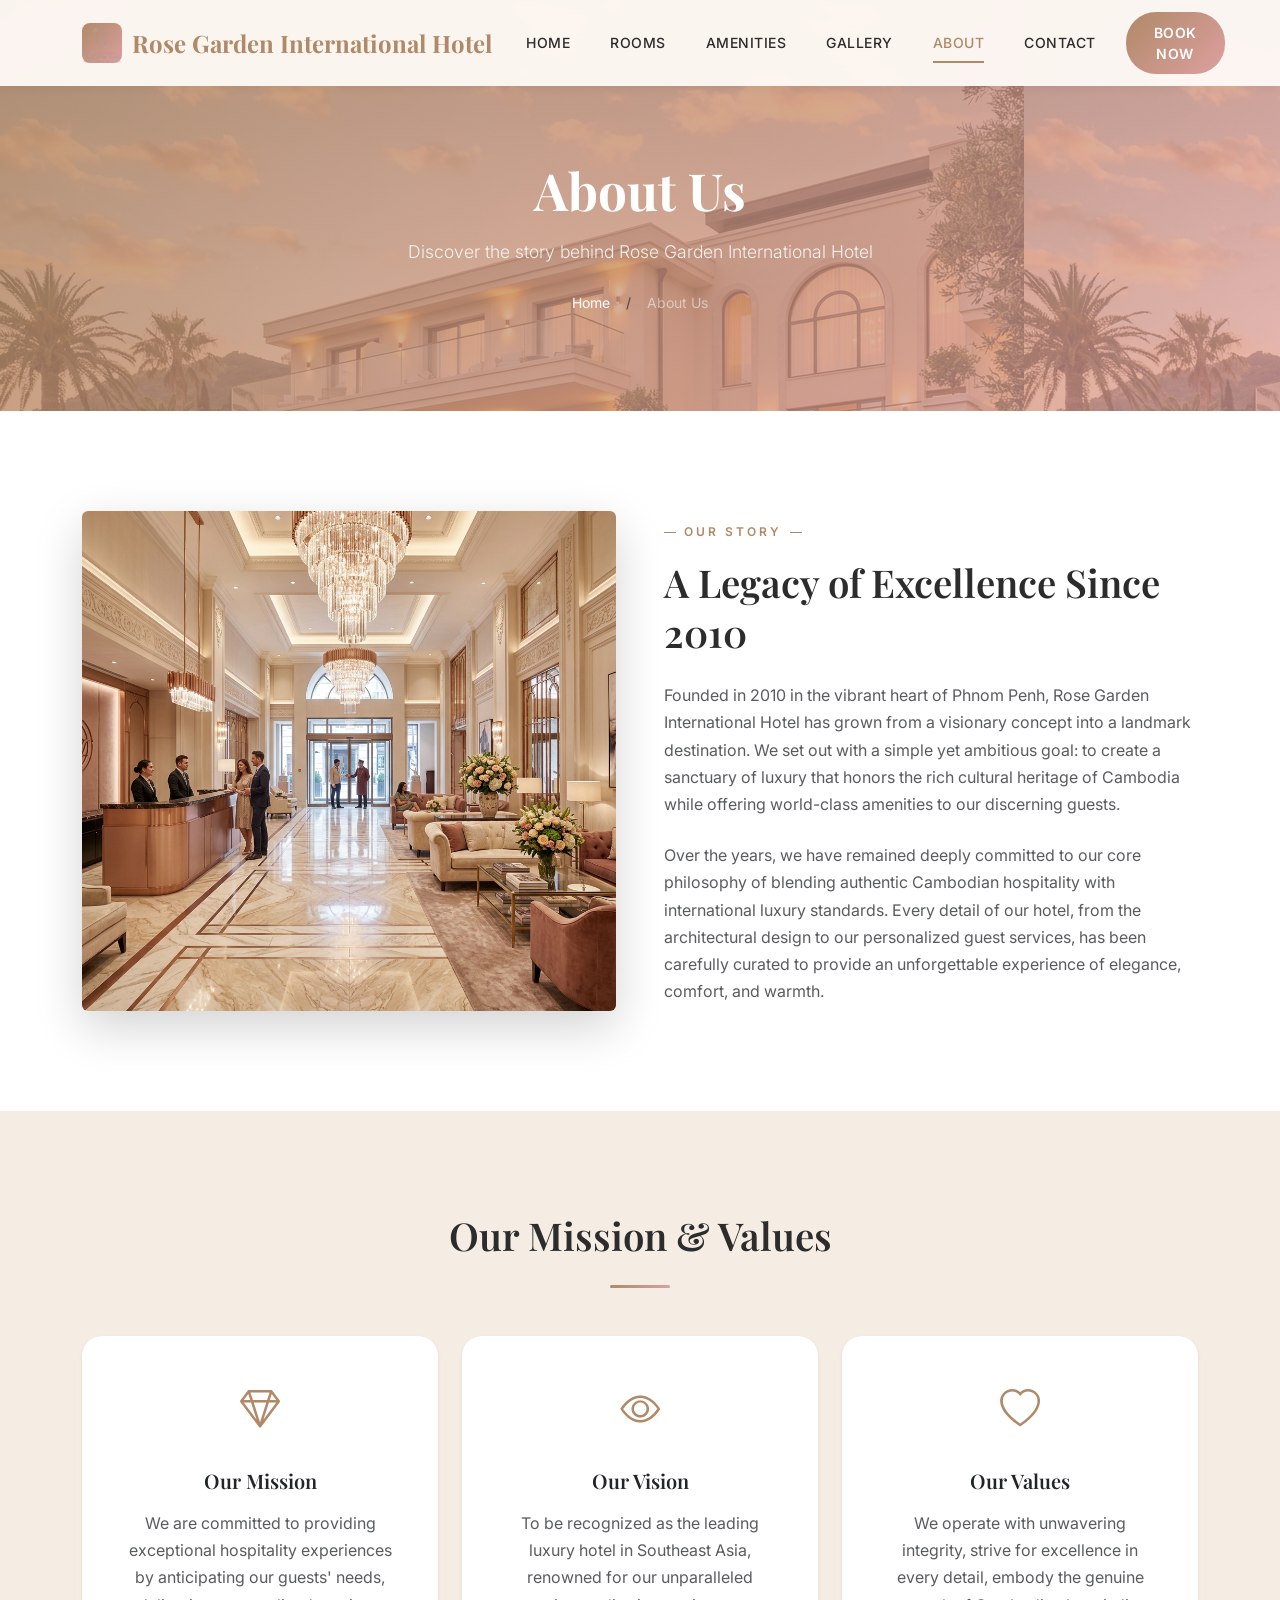
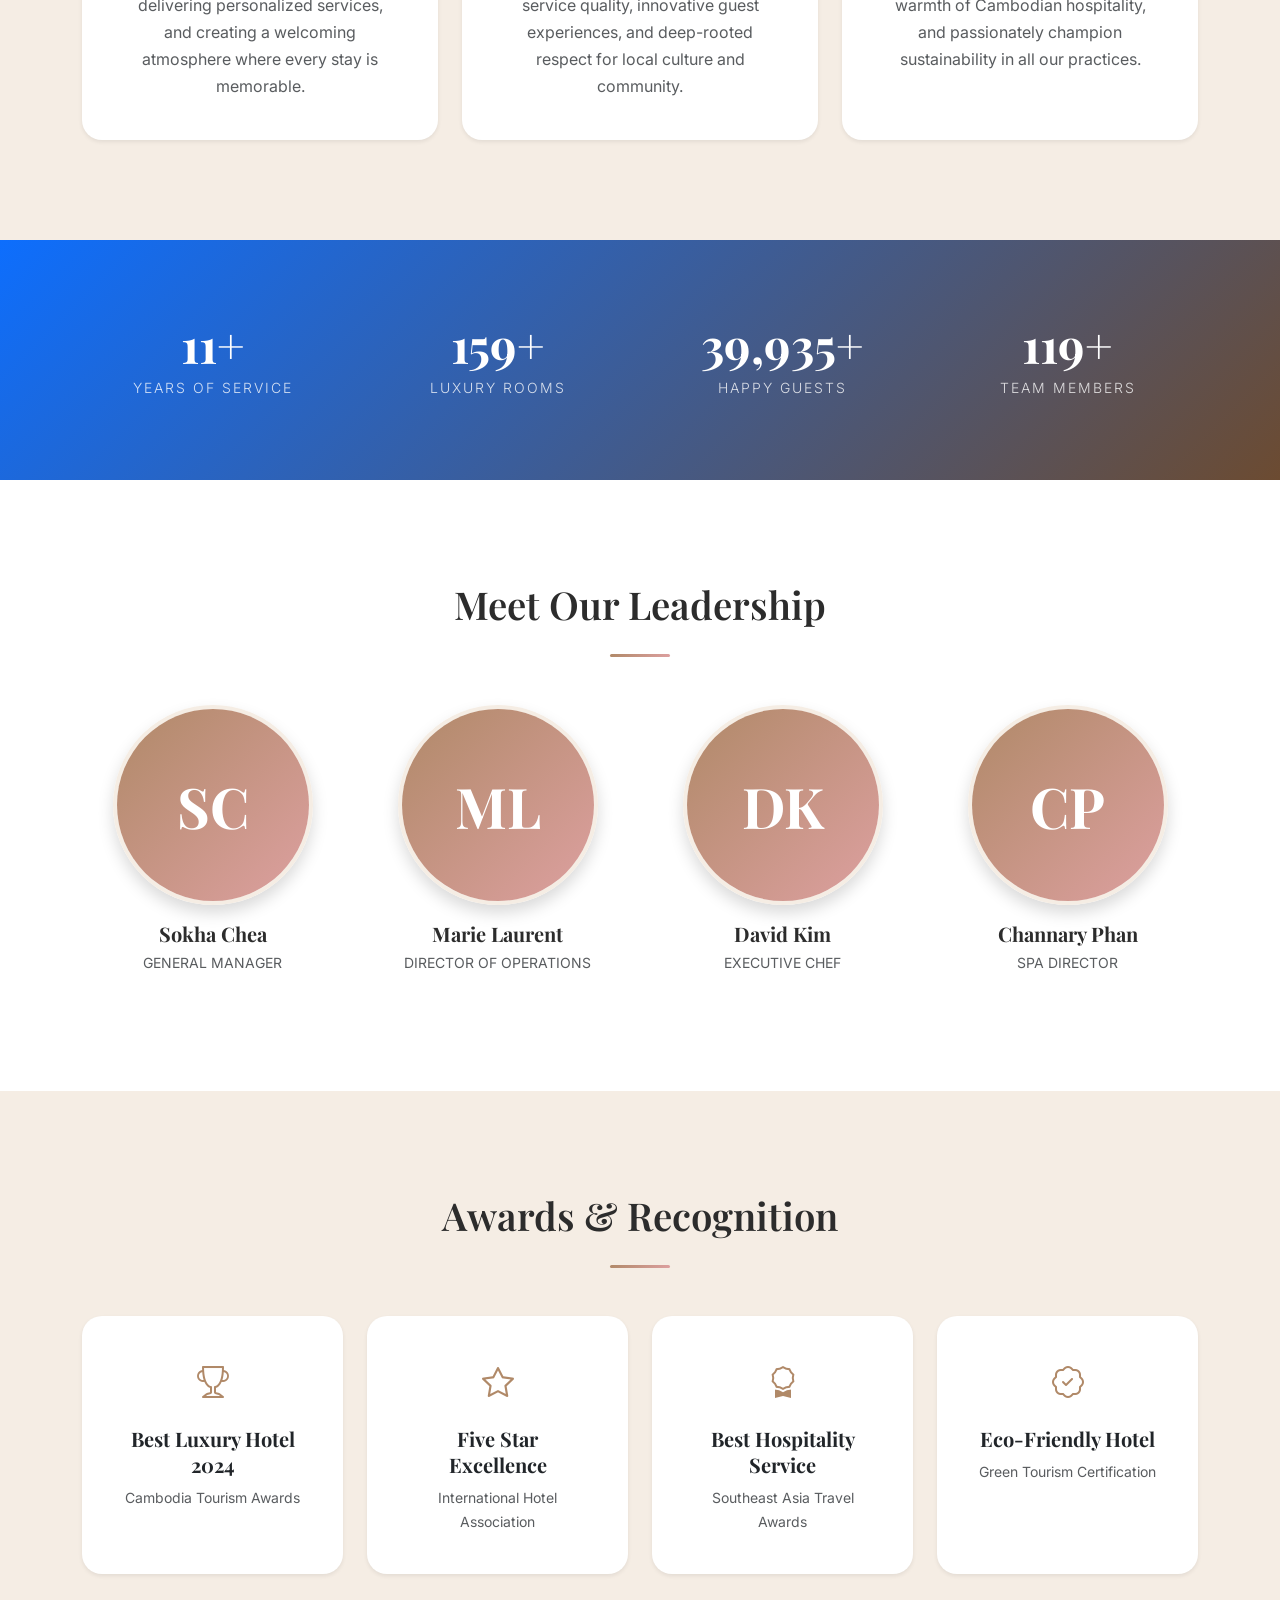
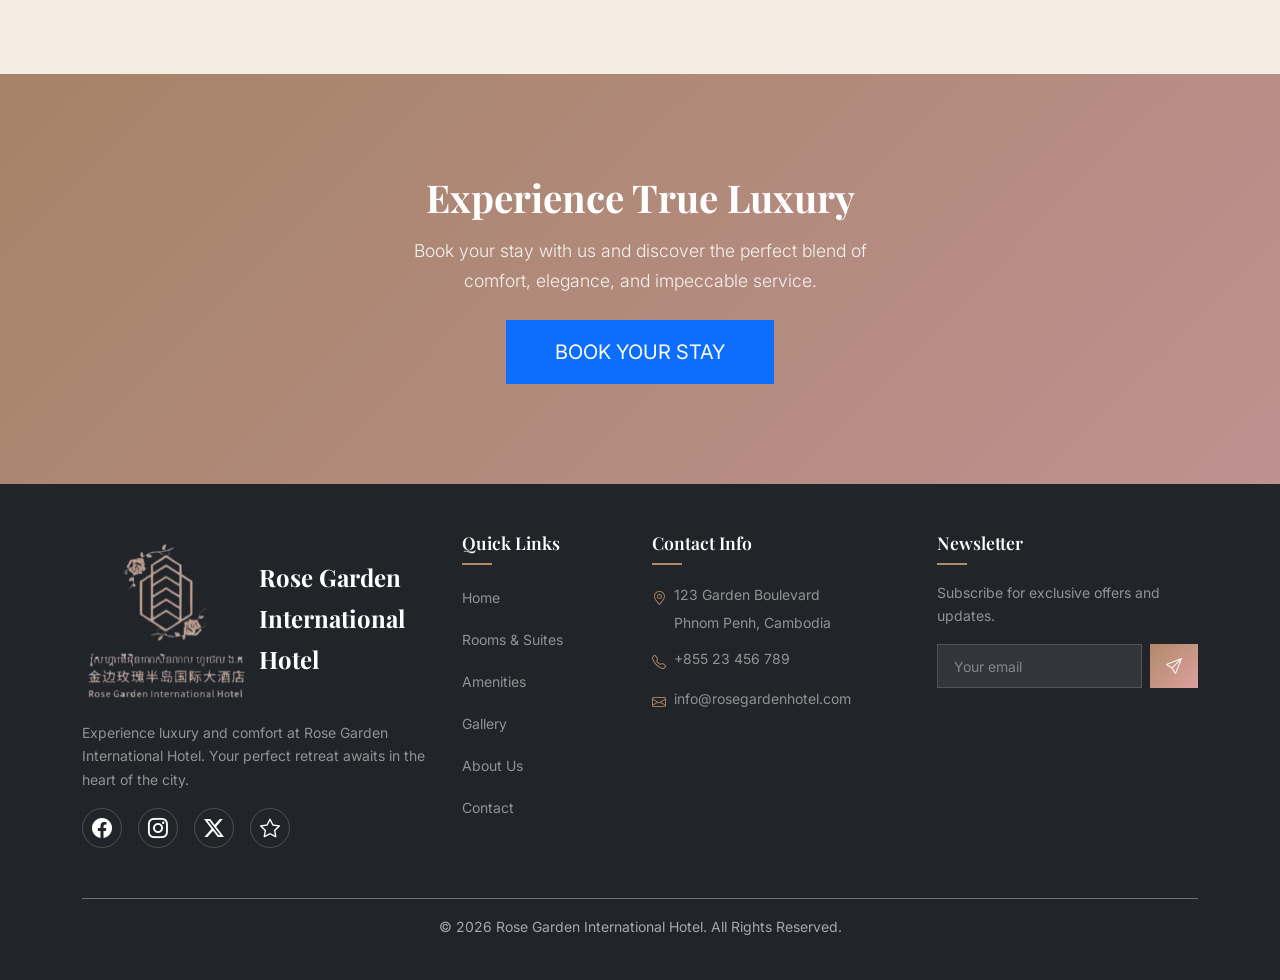
<file: about.html>
<!DOCTYPE html>
<html lang="en">
<head>
    <meta charset="UTF-8">
    <meta name="viewport" content="width=device-width, initial-scale=1.0">
    <title>About Us | Rose Garden International Hotel</title>
    <!-- Bootstrap CSS -->
    <link href="https://cdn.jsdelivr.net/npm/bootstrap@5.3.3/dist/css/bootstrap.min.css" rel="stylesheet">
    <!-- Bootstrap Icons -->
    <link href="https://cdn.jsdelivr.net/npm/bootstrap-icons@1.11.3/font/bootstrap-icons.min.css" rel="stylesheet">
    <!-- Custom CSS -->
    <link href="css/style.css" rel="stylesheet">
</head>
<body>
    <!-- Preloader -->
    <div class="preloader">
        <div class="preloader-spinner"></div>
    </div>

    <!-- Navbar -->
    <nav class="navbar navbar-expand-lg navbar-custom navbar-inner fixed-top">
        <div class="container">
            <a class="navbar-brand" href="index.html">
                <span class="brand-icon"><img src="images/logo.png" alt="Rose Garden International Hotel Logo" class="img-fluid"></span>
                Rose Garden International Hotel
            </a>
            <button class="navbar-toggler" type="button" data-bs-toggle="collapse" data-bs-target="#navbarNav">
                <span class="navbar-toggler-icon"></span>
            </button>
            <div class="collapse navbar-collapse justify-content-end" id="navbarNav">
                <ul class="navbar-nav align-items-center gap-1">
                    <li class="nav-item"><a class="nav-link" href="index.html">Home</a></li>
                    <li class="nav-item"><a class="nav-link" href="rooms.html">Rooms</a></li>
                    <li class="nav-item"><a class="nav-link" href="amenities.html">Amenities</a></li>
                    <li class="nav-item"><a class="nav-link" href="gallery.html">Gallery</a></li>
                    <li class="nav-item"><a class="nav-link active" href="about.html">About</a></li>
                    <li class="nav-item"><a class="nav-link" href="contact.html">Contact</a></li>
                    <li class="nav-item ms-2"><a class="btn btn-book" href="contact.html">Book Now</a></li>
                </ul>
            </div>
        </div>
    </nav>

    <!-- Page Header -->
    <header class="page-header" style="background-image: url('images/hotel-hero.png');">
        <div class="page-header-bg"></div>
        <div class="container page-header-content text-center text-white">
            <h1 class="display-3 fw-bold mb-3 reveal">About Us</h1>
            <p class="lead mb-4 reveal reveal-delay-1">Discover the story behind Rose Garden International Hotel</p>
            <nav aria-label="breadcrumb" class="reveal reveal-delay-2">
                <ol class="breadcrumb breadcrumb-custom justify-content-center">
                    <li class="breadcrumb-item"><a href="index.html" class="text-white text-decoration-none">Home</a></li>
                    <li class="breadcrumb-item active text-white-50" aria-current="page">About Us</li>
                </ol>
            </nav>
        </div>
    </header>

    <!-- Our Story Section -->
    <section class="section-padding bg-white">
        <div class="container">
            <div class="row align-items-center g-5">
                <div class="col-lg-6 reveal-left">
                    <div class="about-image-wrapper rounded overflow-hidden shadow-lg">
                        <img src="images/hotel-lobby.png" alt="Hotel Lobby" class="img-fluid w-100 object-fit-cover" style="height: 500px;">
                    </div>
                </div>
                <div class="col-lg-6 reveal-right">
                    <span class="section-badge mb-3 d-inline-block">Our Story</span>
                    <h2 class="section-title mb-4">A Legacy of Excellence Since 2010</h2>
                    <p class="mb-4 text-muted">Founded in 2010 in the vibrant heart of Phnom Penh, Rose Garden International Hotel has grown from a visionary concept into a landmark destination. We set out with a simple yet ambitious goal: to create a sanctuary of luxury that honors the rich cultural heritage of Cambodia while offering world-class amenities to our discerning guests.</p>
                    <p class="mb-0 text-muted">Over the years, we have remained deeply committed to our core philosophy of blending authentic Cambodian hospitality with international luxury standards. Every detail of our hotel, from the architectural design to our personalized guest services, has been carefully curated to provide an unforgettable experience of elegance, comfort, and warmth.</p>
                </div>
            </div>
        </div>
    </section>

    <!-- Mission & Values Section -->
    <section class="section-padding bg-alt">
        <div class="container text-center mb-5 reveal">
            <h2 class="section-title mb-2">Our Mission & Values</h2>
            <div class="divider mx-auto"></div>
        </div>
        <div class="container">
            <div class="row g-4">
                <div class="col-lg-4 col-md-6 reveal reveal-delay-1">
                    <div class="mission-card card h-100 border-0 shadow-sm p-4 text-center">
                        <div class="card-body">
                            <div class="icon-wrapper mb-4 text-primary" style="font-size: 2.5rem;">
                                <i class="bi bi-gem"></i>
                            </div>
                            <h4 class="card-title mb-3">Our Mission</h4>
                            <p class="card-text text-muted">We are committed to providing exceptional hospitality experiences by anticipating our guests' needs, delivering personalized services, and creating a welcoming atmosphere where every stay is memorable.</p>
                        </div>
                    </div>
                </div>
                <div class="col-lg-4 col-md-6 reveal reveal-delay-2">
                    <div class="mission-card card h-100 border-0 shadow-sm p-4 text-center">
                        <div class="card-body">
                            <div class="icon-wrapper mb-4 text-primary" style="font-size: 2.5rem;">
                                <i class="bi bi-eye"></i>
                            </div>
                            <h4 class="card-title mb-3">Our Vision</h4>
                            <p class="card-text text-muted">To be recognized as the leading luxury hotel in Southeast Asia, renowned for our unparalleled service quality, innovative guest experiences, and deep-rooted respect for local culture and community.</p>
                        </div>
                    </div>
                </div>
                <div class="col-lg-4 col-md-6 mx-auto reveal reveal-delay-3">
                    <div class="mission-card card h-100 border-0 shadow-sm p-4 text-center">
                        <div class="card-body">
                            <div class="icon-wrapper mb-4 text-primary" style="font-size: 2.5rem;">
                                <i class="bi bi-heart"></i>
                            </div>
                            <h4 class="card-title mb-3">Our Values</h4>
                            <p class="card-text text-muted">We operate with unwavering integrity, strive for excellence in every detail, embody the genuine warmth of Cambodian hospitality, and passionately champion sustainability in all our practices.</p>
                        </div>
                    </div>
                </div>
            </div>
        </div>
    </section>

    <!-- Stats Counter Section -->
    <section class="stats-section section-padding text-white" style="background: linear-gradient(135deg, var(--bs-primary), #6c4b31);">
        <div class="container">
            <div class="row text-center g-4">
                <div class="col-lg-3 col-md-6 reveal">
                    <div class="stat-item">
                        <h2 class="stat-number display-4 fw-bold mb-2" data-counter="15" data-suffix="+">15+</h2>
                        <p class="stat-label lead mb-0">Years of Service</p>
                    </div>
                </div>
                <div class="col-lg-3 col-md-6 reveal reveal-delay-1">
                    <div class="stat-item">
                        <h2 class="stat-number display-4 fw-bold mb-2" data-counter="200" data-suffix="+">200+</h2>
                        <p class="stat-label lead mb-0">Luxury Rooms</p>
                    </div>
                </div>
                <div class="col-lg-3 col-md-6 reveal reveal-delay-2">
                    <div class="stat-item">
                        <h2 class="stat-number display-4 fw-bold mb-2" data-counter="50000" data-suffix="+">50,000+</h2>
                        <p class="stat-label lead mb-0">Happy Guests</p>
                    </div>
                </div>
                <div class="col-lg-3 col-md-6 reveal reveal-delay-3">
                    <div class="stat-item">
                        <h2 class="stat-number display-4 fw-bold mb-2" data-counter="150" data-suffix="+">150+</h2>
                        <p class="stat-label lead mb-0">Team Members</p>
                    </div>
                </div>
            </div>
        </div>
    </section>

    <!-- Our Team Section -->
    <section class="section-padding bg-white">
        <div class="container text-center mb-5 reveal">
            <h2 class="section-title mb-2">Meet Our Leadership</h2>
            <div class="divider mx-auto"></div>
        </div>
        <div class="container">
            <div class="row g-4">
                <!-- Team Member 1 -->
                <div class="col-lg-3 col-md-6 reveal">
                    <div class="team-card text-center">
                        <div class="team-card-image mx-auto mb-3 rounded-circle overflow-hidden shadow" style="width: 200px; height: 200px;">
                            <div style="width:100%;height:100%;display:flex;align-items:center;justify-content:center;background:linear-gradient(135deg, #B08968, #DDA0A0);font-family:'Playfair Display',serif;font-size:3.5rem;font-weight:700;color:white;">SC</div>
                        </div>
                        <h5 class="fw-bold mb-1">Sokha Chea</h5>
                        <p class="text-muted small text-uppercase letter-spacing-1">General Manager</p>
                    </div>
                </div>
                <!-- Team Member 2 -->
                <div class="col-lg-3 col-md-6 reveal reveal-delay-1">
                    <div class="team-card text-center">
                        <div class="team-card-image mx-auto mb-3 rounded-circle overflow-hidden shadow" style="width: 200px; height: 200px;">
                            <div style="width:100%;height:100%;display:flex;align-items:center;justify-content:center;background:linear-gradient(135deg, #B08968, #DDA0A0);font-family:'Playfair Display',serif;font-size:3.5rem;font-weight:700;color:white;">ML</div>
                        </div>
                        <h5 class="fw-bold mb-1">Marie Laurent</h5>
                        <p class="text-muted small text-uppercase letter-spacing-1">Director of Operations</p>
                    </div>
                </div>
                <!-- Team Member 3 -->
                <div class="col-lg-3 col-md-6 reveal reveal-delay-2">
                    <div class="team-card text-center">
                        <div class="team-card-image mx-auto mb-3 rounded-circle overflow-hidden shadow" style="width: 200px; height: 200px;">
                            <div style="width:100%;height:100%;display:flex;align-items:center;justify-content:center;background:linear-gradient(135deg, #B08968, #DDA0A0);font-family:'Playfair Display',serif;font-size:3.5rem;font-weight:700;color:white;">DK</div>
                        </div>
                        <h5 class="fw-bold mb-1">David Kim</h5>
                        <p class="text-muted small text-uppercase letter-spacing-1">Executive Chef</p>
                    </div>
                </div>
                <!-- Team Member 4 -->
                <div class="col-lg-3 col-md-6 reveal reveal-delay-3">
                    <div class="team-card text-center">
                        <div class="team-card-image mx-auto mb-3 rounded-circle overflow-hidden shadow" style="width: 200px; height: 200px;">
                            <div style="width:100%;height:100%;display:flex;align-items:center;justify-content:center;background:linear-gradient(135deg, #B08968, #DDA0A0);font-family:'Playfair Display',serif;font-size:3.5rem;font-weight:700;color:white;">CP</div>
                        </div>
                        <h5 class="fw-bold mb-1">Channary Phan</h5>
                        <p class="text-muted small text-uppercase letter-spacing-1">Spa Director</p>
                    </div>
                </div>
            </div>
        </div>
    </section>

    <!-- Awards Section -->
    <section class="section-padding bg-alt">
        <div class="container text-center mb-5 reveal">
            <h2 class="section-title mb-2">Awards & Recognition</h2>
            <div class="divider mx-auto"></div>
        </div>
        <div class="container">
            <div class="row g-4">
                <div class="col-lg-3 col-md-6 reveal">
                    <div class="amenity-card card h-100 border-0 shadow-sm p-4 text-center">
                        <div class="card-body">
                            <div class="mb-3 text-primary" style="font-size: 2rem;">
                                <i class="bi bi-trophy"></i>
                            </div>
                            <h5 class="card-title fw-bold">Best Luxury Hotel 2024</h5>
                            <p class="card-text text-muted small">Cambodia Tourism Awards</p>
                        </div>
                    </div>
                </div>
                <div class="col-lg-3 col-md-6 reveal reveal-delay-1">
                    <div class="amenity-card card h-100 border-0 shadow-sm p-4 text-center">
                        <div class="card-body">
                            <div class="mb-3 text-primary" style="font-size: 2rem;">
                                <i class="bi bi-star"></i>
                            </div>
                            <h5 class="card-title fw-bold">Five Star Excellence</h5>
                            <p class="card-text text-muted small">International Hotel Association</p>
                        </div>
                    </div>
                </div>
                <div class="col-lg-3 col-md-6 reveal reveal-delay-2">
                    <div class="amenity-card card h-100 border-0 shadow-sm p-4 text-center">
                        <div class="card-body">
                            <div class="mb-3 text-primary" style="font-size: 2rem;">
                                <i class="bi bi-award"></i>
                            </div>
                            <h5 class="card-title fw-bold">Best Hospitality Service</h5>
                            <p class="card-text text-muted small">Southeast Asia Travel Awards</p>
                        </div>
                    </div>
                </div>
                <div class="col-lg-3 col-md-6 reveal reveal-delay-3">
                    <div class="amenity-card card h-100 border-0 shadow-sm p-4 text-center">
                        <div class="card-body">
                            <div class="mb-3 text-primary" style="font-size: 2rem;">
                                <i class="bi bi-patch-check"></i>
                            </div>
                            <h5 class="card-title fw-bold">Eco-Friendly Hotel</h5>
                            <p class="card-text text-muted small">Green Tourism Certification</p>
                        </div>
                    </div>
                </div>
            </div>
        </div>
    </section>

    <!-- CTA Section -->
    <section class="cta-section section-padding position-relative text-center text-white" style="background-image: url('images/hotel-hero.png'); background-size: cover; background-position: center; background-attachment: fixed;">
        <div class="cta-section-bg position-absolute top-0 start-0 w-100 h-100" style="background-color: rgba(0,0,0,0.6);"></div>
        <div class="container position-relative z-1 cta-content reveal">
            <h2 class="display-5 fw-bold mb-3">Experience True Luxury</h2>
            <p class="lead mb-4">Book your stay with us and discover the perfect blend of comfort, elegance, and impeccable service.</p>
            <a href="contact.html" class="btn btn-primary btn-lg px-5 py-3 rounded-0 text-uppercase letter-spacing-1">Book Your Stay</a>
        </div>
    </section>

    <!-- Footer -->
    <footer class="footer pt-5 pb-3 bg-dark text-white">
        <div class="container">
            <div class="row g-4 mb-4">
                <div class="col-lg-4 col-md-6">
                    <div class="footer-brand fs-4 fw-bold mb-3 font-playfair"><span class="brand-icon"><img src="images/logo.png" alt="Rose Garden International Hotel Logo" class="img-fluid"></span> Rose Garden International Hotel</div>
                    <p class="text-white-50">Experience luxury and comfort at Rose Garden International Hotel. Your perfect retreat awaits in the heart of the city.</p>
                    <div class="footer-social mt-3 gap-3 d-flex">
                        <a href="#" aria-label="Facebook" class="text-white fs-5"><i class="bi bi-facebook"></i></a>
                        <a href="#" aria-label="Instagram" class="text-white fs-5"><i class="bi bi-instagram"></i></a>
                        <a href="#" aria-label="Twitter" class="text-white fs-5"><i class="bi bi-twitter-x"></i></a>
                        <a href="#" aria-label="TripAdvisor" class="text-white fs-5"><i class="bi bi-star"></i></a>
                    </div>
                </div>
                <div class="col-lg-2 col-md-6">
                    <h5 class="mb-3 font-playfair">Quick Links</h5>
                    <ul class="footer-links list-unstyled text-white-50 lh-lg">
                        <li><a href="index.html" class="text-decoration-none text-white-50">Home</a></li>
                        <li><a href="rooms.html" class="text-decoration-none text-white-50">Rooms & Suites</a></li>
                        <li><a href="amenities.html" class="text-decoration-none text-white-50">Amenities</a></li>
                        <li><a href="gallery.html" class="text-decoration-none text-white-50">Gallery</a></li>
                        <li><a href="about.html" class="text-decoration-none text-white-50">About Us</a></li>
                        <li><a href="contact.html" class="text-decoration-none text-white-50">Contact</a></li>
                    </ul>
                </div>
                <div class="col-lg-3 col-md-6">
                    <h5 class="mb-3 font-playfair">Contact Info</h5>
                    <ul class="footer-contact list-unstyled text-white-50 lh-lg">
                        <li class="d-flex align-items-start gap-2 mb-2"><i class="bi bi-geo-alt mt-1 text-primary"></i><span>123 Garden Boulevard<br>Phnom Penh, Cambodia</span></li>
                        <li class="d-flex align-items-start gap-2 mb-2"><i class="bi bi-telephone mt-1 text-primary"></i><span>+855 23 456 789</span></li>
                        <li class="d-flex align-items-start gap-2 mb-2"><i class="bi bi-envelope mt-1 text-primary"></i><span>info@rosegardenhotel.com</span></li>
                    </ul>
                </div>
                <div class="col-lg-3 col-md-6">
                    <h5 class="mb-3 font-playfair">Newsletter</h5>
                    <p class="text-white-50">Subscribe for exclusive offers and updates.</p>
                    <form class="newsletter-form d-flex w-100">
                        <input type="email" class="form-control rounded-0" placeholder="Your email" aria-label="Email for newsletter">
                        <button type="submit" class="btn btn-primary rounded-0 px-3"><i class="bi bi-send"></i></button>
                    </form>
                </div>
            </div>
            <div class="footer-bottom pt-3 border-top border-secondary text-center text-white-50 small">
                <p class="mb-0">&copy; 2026 Rose Garden International Hotel. All Rights Reserved.</p>
            </div>
        </div>
    </footer>

    <!-- Scroll to Top -->
    <button class="scroll-top btn btn-primary position-fixed bottom-0 end-0 m-4 rounded-circle shadow" style="display: none; width: 45px; height: 45px; z-index: 999;" aria-label="Scroll to top"><i class="bi bi-chevron-up"></i></button>

    <!-- Bootstrap JS -->
    <script src="https://cdn.jsdelivr.net/npm/bootstrap@5.3.3/dist/js/bootstrap.bundle.min.js"></script>
    <!-- Custom JS -->
    <script src="js/main.js"></script>
</body>
</html>
</file>
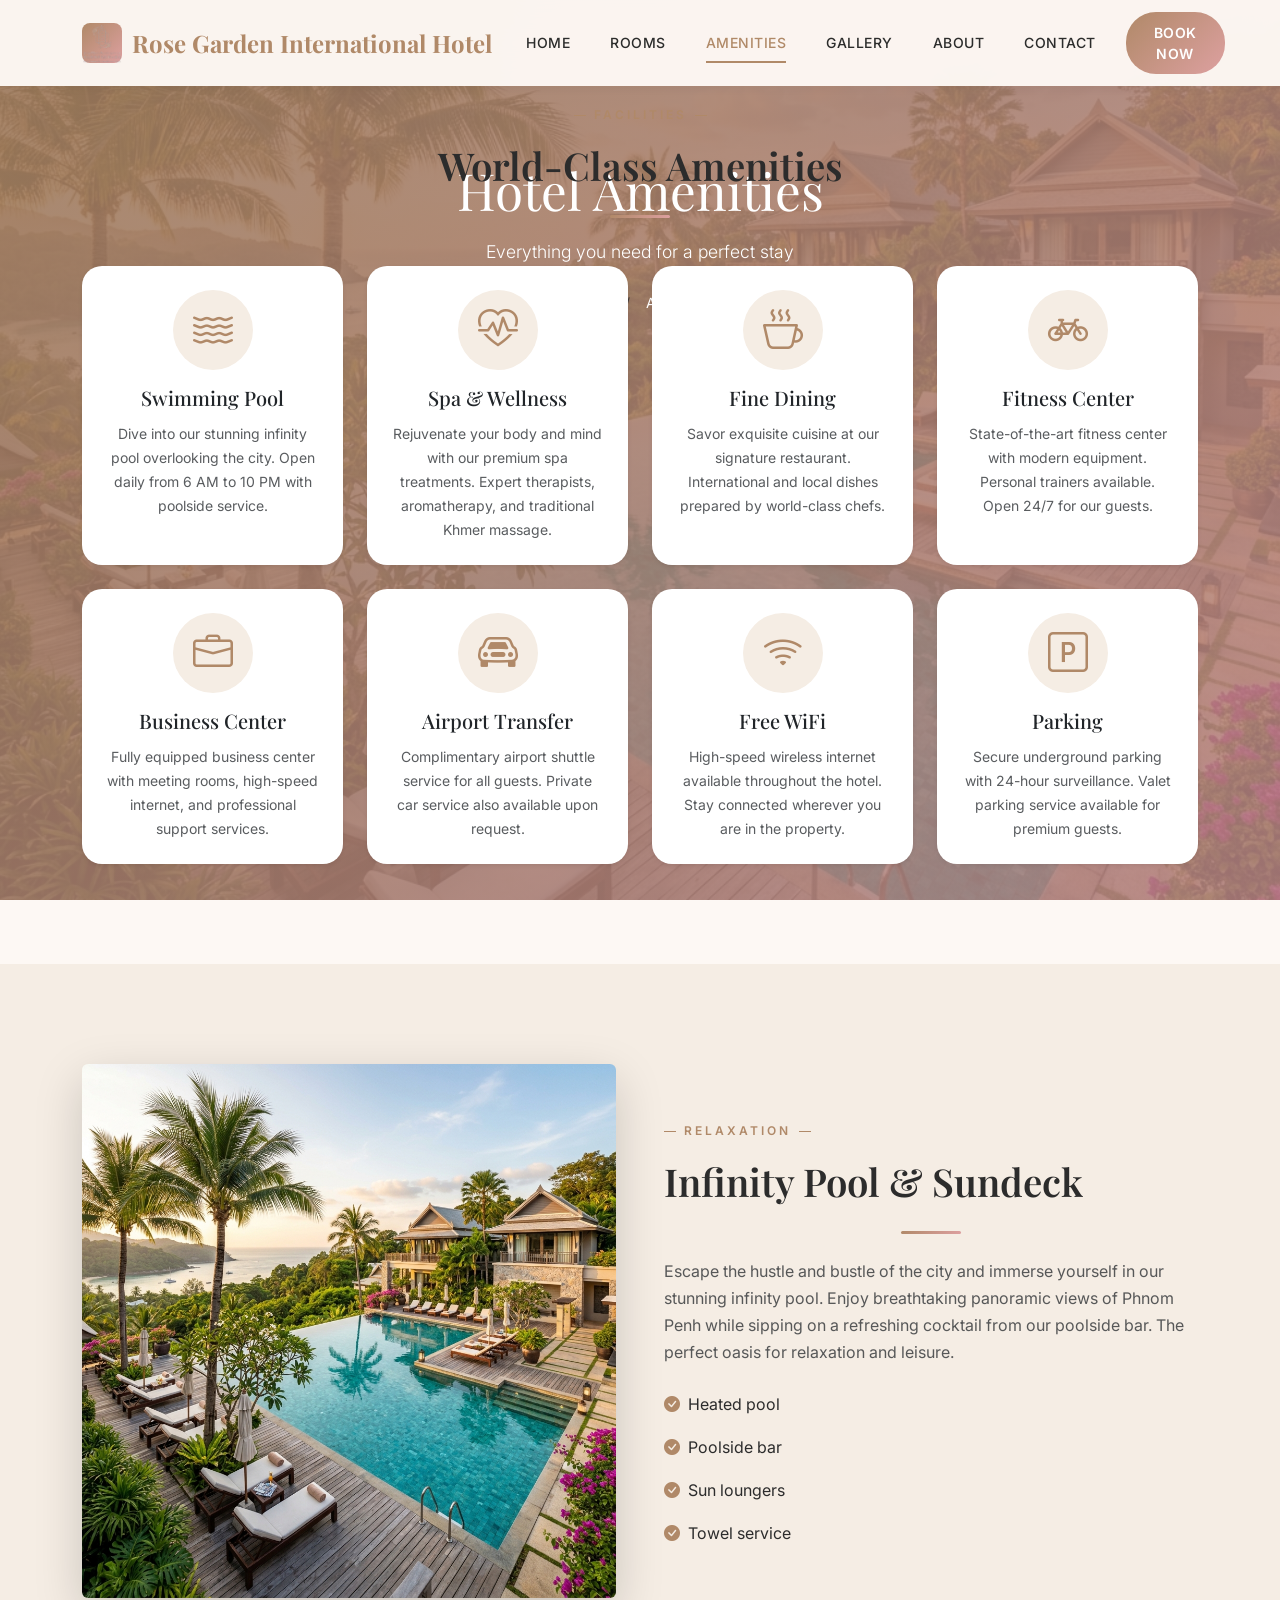
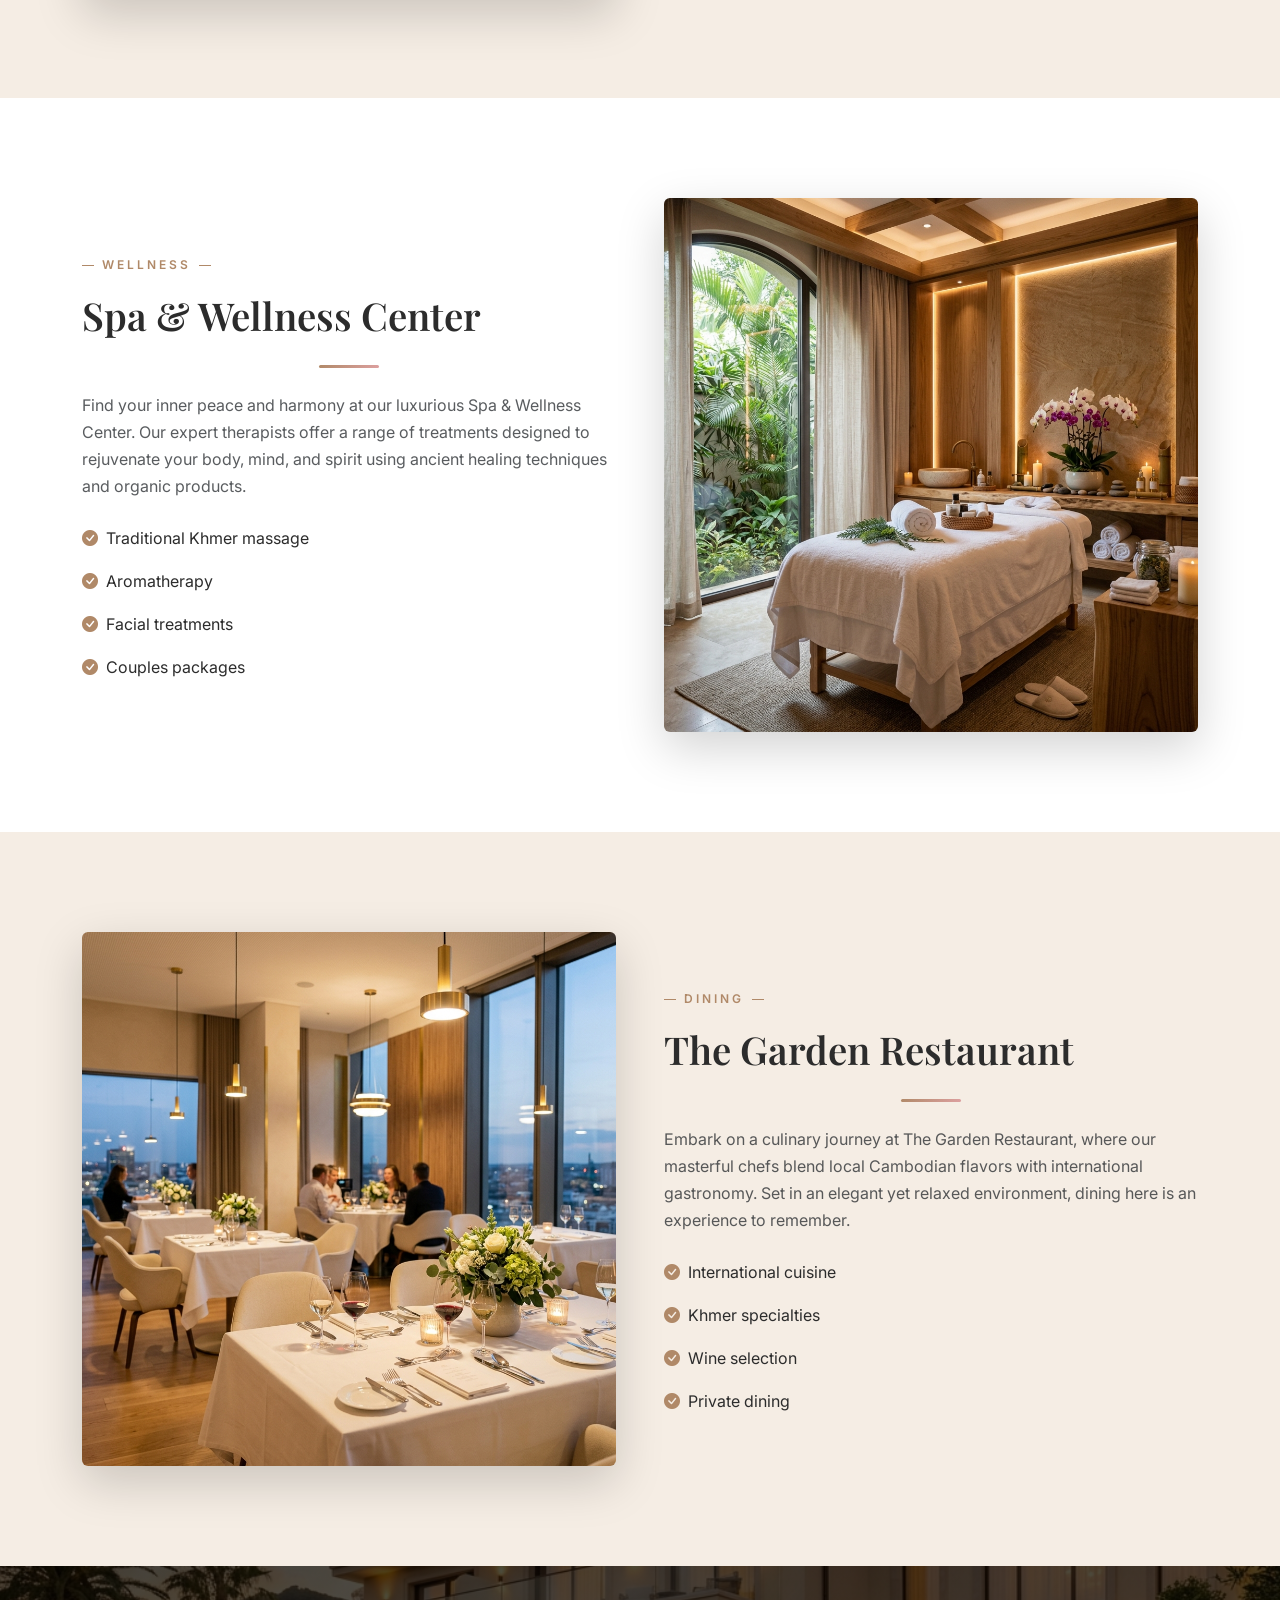
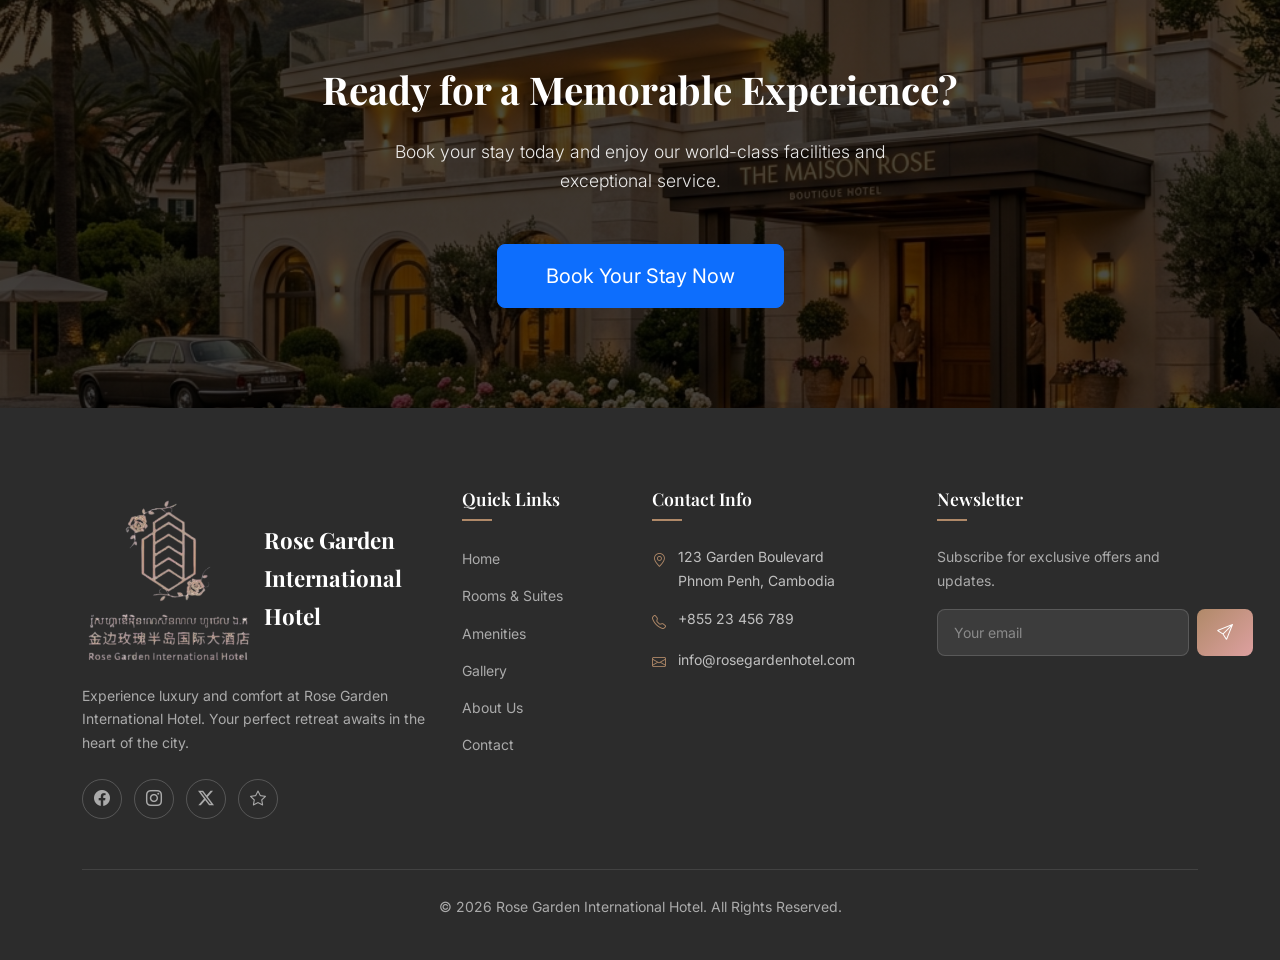
<file: amenities.html>
<!DOCTYPE html>
<html lang="en">
<head>
  <meta charset="UTF-8">
  <meta name="viewport" content="width=device-width, initial-scale=1.0">
  <title>Amenities | Rose Garden International Hotel</title>
  <!-- Bootstrap 5.3 CSS -->
  <link href="https://cdn.jsdelivr.net/npm/bootstrap@5.3.3/dist/css/bootstrap.min.css" rel="stylesheet">
  <!-- Bootstrap Icons -->
  <link href="https://cdn.jsdelivr.net/npm/bootstrap-icons@1.11.3/font/bootstrap-icons.min.css" rel="stylesheet">
  <!-- Custom CSS -->
  <link href="css/style.css" rel="stylesheet">
</head>
<body>

  <!-- Preloader -->
  <div class="preloader">
    <div class="preloader-spinner"></div>
  </div>

  <!-- Navbar -->
  <nav class="navbar navbar-expand-lg navbar-custom navbar-inner fixed-top">
    <div class="container">
      <a class="navbar-brand" href="index.html">
        <span class="brand-icon"><img src="images/logo.png" alt="Rose Garden International Hotel Logo" class="img-fluid"></span>
        Rose Garden International Hotel
      </a>
      <button class="navbar-toggler" type="button" data-bs-toggle="collapse" data-bs-target="#navbarNav">
        <span class="navbar-toggler-icon"></span>
      </button>
      <div class="collapse navbar-collapse justify-content-end" id="navbarNav">
        <ul class="navbar-nav align-items-center gap-1">
          <li class="nav-item"><a class="nav-link" href="index.html">Home</a></li>
          <li class="nav-item"><a class="nav-link" href="rooms.html">Rooms</a></li>
          <li class="nav-item"><a class="nav-link active" href="amenities.html">Amenities</a></li>
          <li class="nav-item"><a class="nav-link" href="gallery.html">Gallery</a></li>
          <li class="nav-item"><a class="nav-link" href="about.html">About</a></li>
          <li class="nav-item"><a class="nav-link" href="contact.html">Contact</a></li>
          <li class="nav-item ms-2"><a class="btn btn-book" href="contact.html">Book Now</a></li>
        </ul>
      </div>
    </div>
  </nav>

  <!-- Page Header -->
  <header class="page-header page-header-bg" style="background-image: linear-gradient(rgba(0, 0, 0, 0.5), rgba(0, 0, 0, 0.5)), url('images/hotel-pool.png');">
    <div class="container">
      <div class="page-header-content text-center reveal">
        <h1 class="text-white display-4 mb-3">Hotel Amenities</h1>
        <p class="text-white lead mb-4">Everything you need for a perfect stay</p>
        <nav aria-label="breadcrumb">
          <ol class="breadcrumb breadcrumb-custom justify-content-center">
            <li class="breadcrumb-item"><a href="index.html" class="text-white">Home</a></li>
            <li class="breadcrumb-item active text-white" aria-current="page">Amenities</li>
          </ol>
        </nav>
      </div>
    </div>
  </header>

  <!-- Main Amenities Grid -->
  <section class="section-padding">
    <div class="container">
      <div class="text-center mb-5 reveal">
        <span class="section-badge">Facilities</span>
        <h2 class="section-title">World-Class Amenities</h2>
        <div class="divider mx-auto"></div>
      </div>
      <div class="row g-4">
        <!-- Swimming Pool -->
        <div class="col-lg-3 col-md-6 reveal reveal-delay-1">
          <div class="amenity-card card h-100 border-0 shadow-sm p-4 text-center">
            <div class="amenity-icon mb-3 text-primary fs-1">
              <i class="bi bi-water"></i>
            </div>
            <h4 class="h5">Swimming Pool</h4>
            <p class="text-muted small">Dive into our stunning infinity pool overlooking the city. Open daily from 6 AM to 10 PM with poolside service.</p>
          </div>
        </div>
        <!-- Spa & Wellness -->
        <div class="col-lg-3 col-md-6 reveal reveal-delay-2">
          <div class="amenity-card card h-100 border-0 shadow-sm p-4 text-center">
            <div class="amenity-icon mb-3 text-primary fs-1">
              <i class="bi bi-heart-pulse"></i>
            </div>
            <h4 class="h5">Spa & Wellness</h4>
            <p class="text-muted small">Rejuvenate your body and mind with our premium spa treatments. Expert therapists, aromatherapy, and traditional Khmer massage.</p>
          </div>
        </div>
        <!-- Fine Dining -->
        <div class="col-lg-3 col-md-6 reveal reveal-delay-3">
          <div class="amenity-card card h-100 border-0 shadow-sm p-4 text-center">
            <div class="amenity-icon mb-3 text-primary fs-1">
              <i class="bi bi-cup-hot"></i>
            </div>
            <h4 class="h5">Fine Dining</h4>
            <p class="text-muted small">Savor exquisite cuisine at our signature restaurant. International and local dishes prepared by world-class chefs.</p>
          </div>
        </div>
        <!-- Fitness Center -->
        <div class="col-lg-3 col-md-6 reveal reveal-delay-4">
          <div class="amenity-card card h-100 border-0 shadow-sm p-4 text-center">
            <div class="amenity-icon mb-3 text-primary fs-1">
              <i class="bi bi-bicycle"></i>
            </div>
            <h4 class="h5">Fitness Center</h4>
            <p class="text-muted small">State-of-the-art fitness center with modern equipment. Personal trainers available. Open 24/7 for our guests.</p>
          </div>
        </div>
        <!-- Business Center -->
        <div class="col-lg-3 col-md-6 reveal reveal-delay-1">
          <div class="amenity-card card h-100 border-0 shadow-sm p-4 text-center">
            <div class="amenity-icon mb-3 text-primary fs-1">
              <i class="bi bi-briefcase"></i>
            </div>
            <h4 class="h5">Business Center</h4>
            <p class="text-muted small">Fully equipped business center with meeting rooms, high-speed internet, and professional support services.</p>
          </div>
        </div>
        <!-- Airport Transfer -->
        <div class="col-lg-3 col-md-6 reveal reveal-delay-2">
          <div class="amenity-card card h-100 border-0 shadow-sm p-4 text-center">
            <div class="amenity-icon mb-3 text-primary fs-1">
              <i class="bi bi-car-front"></i>
            </div>
            <h4 class="h5">Airport Transfer</h4>
            <p class="text-muted small">Complimentary airport shuttle service for all guests. Private car service also available upon request.</p>
          </div>
        </div>
        <!-- Free WiFi -->
        <div class="col-lg-3 col-md-6 reveal reveal-delay-3">
          <div class="amenity-card card h-100 border-0 shadow-sm p-4 text-center">
            <div class="amenity-icon mb-3 text-primary fs-1">
              <i class="bi bi-wifi"></i>
            </div>
            <h4 class="h5">Free WiFi</h4>
            <p class="text-muted small">High-speed wireless internet available throughout the hotel. Stay connected wherever you are in the property.</p>
          </div>
        </div>
        <!-- Parking -->
        <div class="col-lg-3 col-md-6 reveal reveal-delay-4">
          <div class="amenity-card card h-100 border-0 shadow-sm p-4 text-center">
            <div class="amenity-icon mb-3 text-primary fs-1">
              <i class="bi bi-p-square"></i>
            </div>
            <h4 class="h5">Parking</h4>
            <p class="text-muted small">Secure underground parking with 24-hour surveillance. Valet parking service available for premium guests.</p>
          </div>
        </div>
      </div>
    </div>
  </section>

  <!-- Featured Amenity - Pool -->
  <section class="section-padding bg-alt">
    <div class="container">
      <div class="row align-items-center g-5">
        <div class="col-lg-6 reveal reveal-left">
          <img src="images/hotel-pool.png" alt="Infinity Pool" class="img-fluid rounded shadow-lg">
        </div>
        <div class="col-lg-6 reveal reveal-right">
          <span class="section-badge">Relaxation</span>
          <h2 class="section-title">Infinity Pool & Sundeck</h2>
          <div class="divider"></div>
          <p class="mb-4 text-muted">Escape the hustle and bustle of the city and immerse yourself in our stunning infinity pool. Enjoy breathtaking panoramic views of Phnom Penh while sipping on a refreshing cocktail from our poolside bar. The perfect oasis for relaxation and leisure.</p>
          <ul class="list-unstyled mb-0">
            <li class="mb-3 d-flex align-items-center"><i class="bi bi-check-circle-fill text-primary me-2"></i> Heated pool</li>
            <li class="mb-3 d-flex align-items-center"><i class="bi bi-check-circle-fill text-primary me-2"></i> Poolside bar</li>
            <li class="mb-3 d-flex align-items-center"><i class="bi bi-check-circle-fill text-primary me-2"></i> Sun loungers</li>
            <li class="d-flex align-items-center"><i class="bi bi-check-circle-fill text-primary me-2"></i> Towel service</li>
          </ul>
        </div>
      </div>
    </div>
  </section>

  <!-- Featured Amenity - Spa -->
  <section class="section-padding bg-white">
    <div class="container">
      <div class="row align-items-center g-5 flex-lg-row-reverse">
        <div class="col-lg-6 reveal reveal-right">
          <img src="images/hotel-spa.png" alt="Spa & Wellness Center" class="img-fluid rounded shadow-lg">
        </div>
        <div class="col-lg-6 reveal reveal-left">
          <span class="section-badge">Wellness</span>
          <h2 class="section-title">Spa & Wellness Center</h2>
          <div class="divider"></div>
          <p class="mb-4 text-muted">Find your inner peace and harmony at our luxurious Spa & Wellness Center. Our expert therapists offer a range of treatments designed to rejuvenate your body, mind, and spirit using ancient healing techniques and organic products.</p>
          <ul class="list-unstyled mb-0">
            <li class="mb-3 d-flex align-items-center"><i class="bi bi-check-circle-fill text-primary me-2"></i> Traditional Khmer massage</li>
            <li class="mb-3 d-flex align-items-center"><i class="bi bi-check-circle-fill text-primary me-2"></i> Aromatherapy</li>
            <li class="mb-3 d-flex align-items-center"><i class="bi bi-check-circle-fill text-primary me-2"></i> Facial treatments</li>
            <li class="d-flex align-items-center"><i class="bi bi-check-circle-fill text-primary me-2"></i> Couples packages</li>
          </ul>
        </div>
      </div>
    </div>
  </section>

  <!-- Featured Amenity - Restaurant -->
  <section class="section-padding bg-alt">
    <div class="container">
      <div class="row align-items-center g-5">
        <div class="col-lg-6 reveal reveal-left">
          <img src="images/hotel-restaurant.png" alt="The Garden Restaurant" class="img-fluid rounded shadow-lg">
        </div>
        <div class="col-lg-6 reveal reveal-right">
          <span class="section-badge">Dining</span>
          <h2 class="section-title">The Garden Restaurant</h2>
          <div class="divider"></div>
          <p class="mb-4 text-muted">Embark on a culinary journey at The Garden Restaurant, where our masterful chefs blend local Cambodian flavors with international gastronomy. Set in an elegant yet relaxed environment, dining here is an experience to remember.</p>
          <ul class="list-unstyled mb-0">
            <li class="mb-3 d-flex align-items-center"><i class="bi bi-check-circle-fill text-primary me-2"></i> International cuisine</li>
            <li class="mb-3 d-flex align-items-center"><i class="bi bi-check-circle-fill text-primary me-2"></i> Khmer specialties</li>
            <li class="mb-3 d-flex align-items-center"><i class="bi bi-check-circle-fill text-primary me-2"></i> Wine selection</li>
            <li class="d-flex align-items-center"><i class="bi bi-check-circle-fill text-primary me-2"></i> Private dining</li>
          </ul>
        </div>
      </div>
    </div>
  </section>

  <!-- CTA Section -->
  <section class="cta-section section-padding bg-dark text-white text-center" style="background: linear-gradient(rgba(0, 0, 0, 0.7), rgba(0, 0, 0, 0.7)), url('images/hotel-hero.png') center/cover;">
    <div class="container reveal">
      <h2 class="display-5 fw-bold mb-4">Ready for a Memorable Experience?</h2>
      <p class="lead mb-5">Book your stay today and enjoy our world-class facilities and exceptional service.</p>
      <a href="contact.html" class="btn btn-primary btn-lg px-5 py-3">Book Your Stay Now</a>
    </div>
  </section>

  <!-- Footer -->
  <footer class="footer">
    <div class="container">
      <div class="row g-4">
        <div class="col-lg-4 col-md-6">
          <div class="footer-brand"><span class="brand-icon"><img src="images/logo.png" alt="Rose Garden International Hotel Logo" class="img-fluid"></span> Rose Garden International Hotel</div>
          <p>Experience luxury and comfort at Rose Garden International Hotel. Your perfect retreat awaits in the heart of the city.</p>
          <div class="footer-social">
            <a href="#" aria-label="Facebook"><i class="bi bi-facebook"></i></a>
            <a href="#" aria-label="Instagram"><i class="bi bi-instagram"></i></a>
            <a href="#" aria-label="Twitter"><i class="bi bi-twitter-x"></i></a>
            <a href="#" aria-label="TripAdvisor"><i class="bi bi-star"></i></a>
          </div>
        </div>
        <div class="col-lg-2 col-md-6">
          <h5>Quick Links</h5>
          <ul class="footer-links">
            <li><a href="index.html">Home</a></li>
            <li><a href="rooms.html">Rooms & Suites</a></li>
            <li><a href="amenities.html">Amenities</a></li>
            <li><a href="gallery.html">Gallery</a></li>
            <li><a href="about.html">About Us</a></li>
            <li><a href="contact.html">Contact</a></li>
          </ul>
        </div>
        <div class="col-lg-3 col-md-6">
          <h5>Contact Info</h5>
          <ul class="footer-contact list-unstyled">
            <li><i class="bi bi-geo-alt"></i><span>123 Garden Boulevard<br>Phnom Penh, Cambodia</span></li>
            <li><i class="bi bi-telephone"></i><span>+855 23 456 789</span></li>
            <li><i class="bi bi-envelope"></i><span>info@rosegardenhotel.com</span></li>
          </ul>
        </div>
        <div class="col-lg-3 col-md-6">
          <h5>Newsletter</h5>
          <p>Subscribe for exclusive offers and updates.</p>
          <form class="newsletter-form">
            <input type="email" placeholder="Your email" aria-label="Email for newsletter">
            <button type="submit"><i class="bi bi-send"></i></button>
          </form>
        </div>
      </div>
      <div class="footer-bottom">
        <p>&copy; 2026 Rose Garden International Hotel. All Rights Reserved.</p>
      </div>
    </div>
  </footer>

  <!-- Scroll to Top -->
  <button class="scroll-top" aria-label="Scroll to top"><i class="bi bi-chevron-up"></i></button>

  <!-- Bootstrap 5.3 JS -->
  <script src="https://cdn.jsdelivr.net/npm/bootstrap@5.3.3/dist/js/bootstrap.bundle.min.js"></script>
  <!-- Custom JS -->
  <script src="js/main.js"></script>
</body>
</html>
</file>
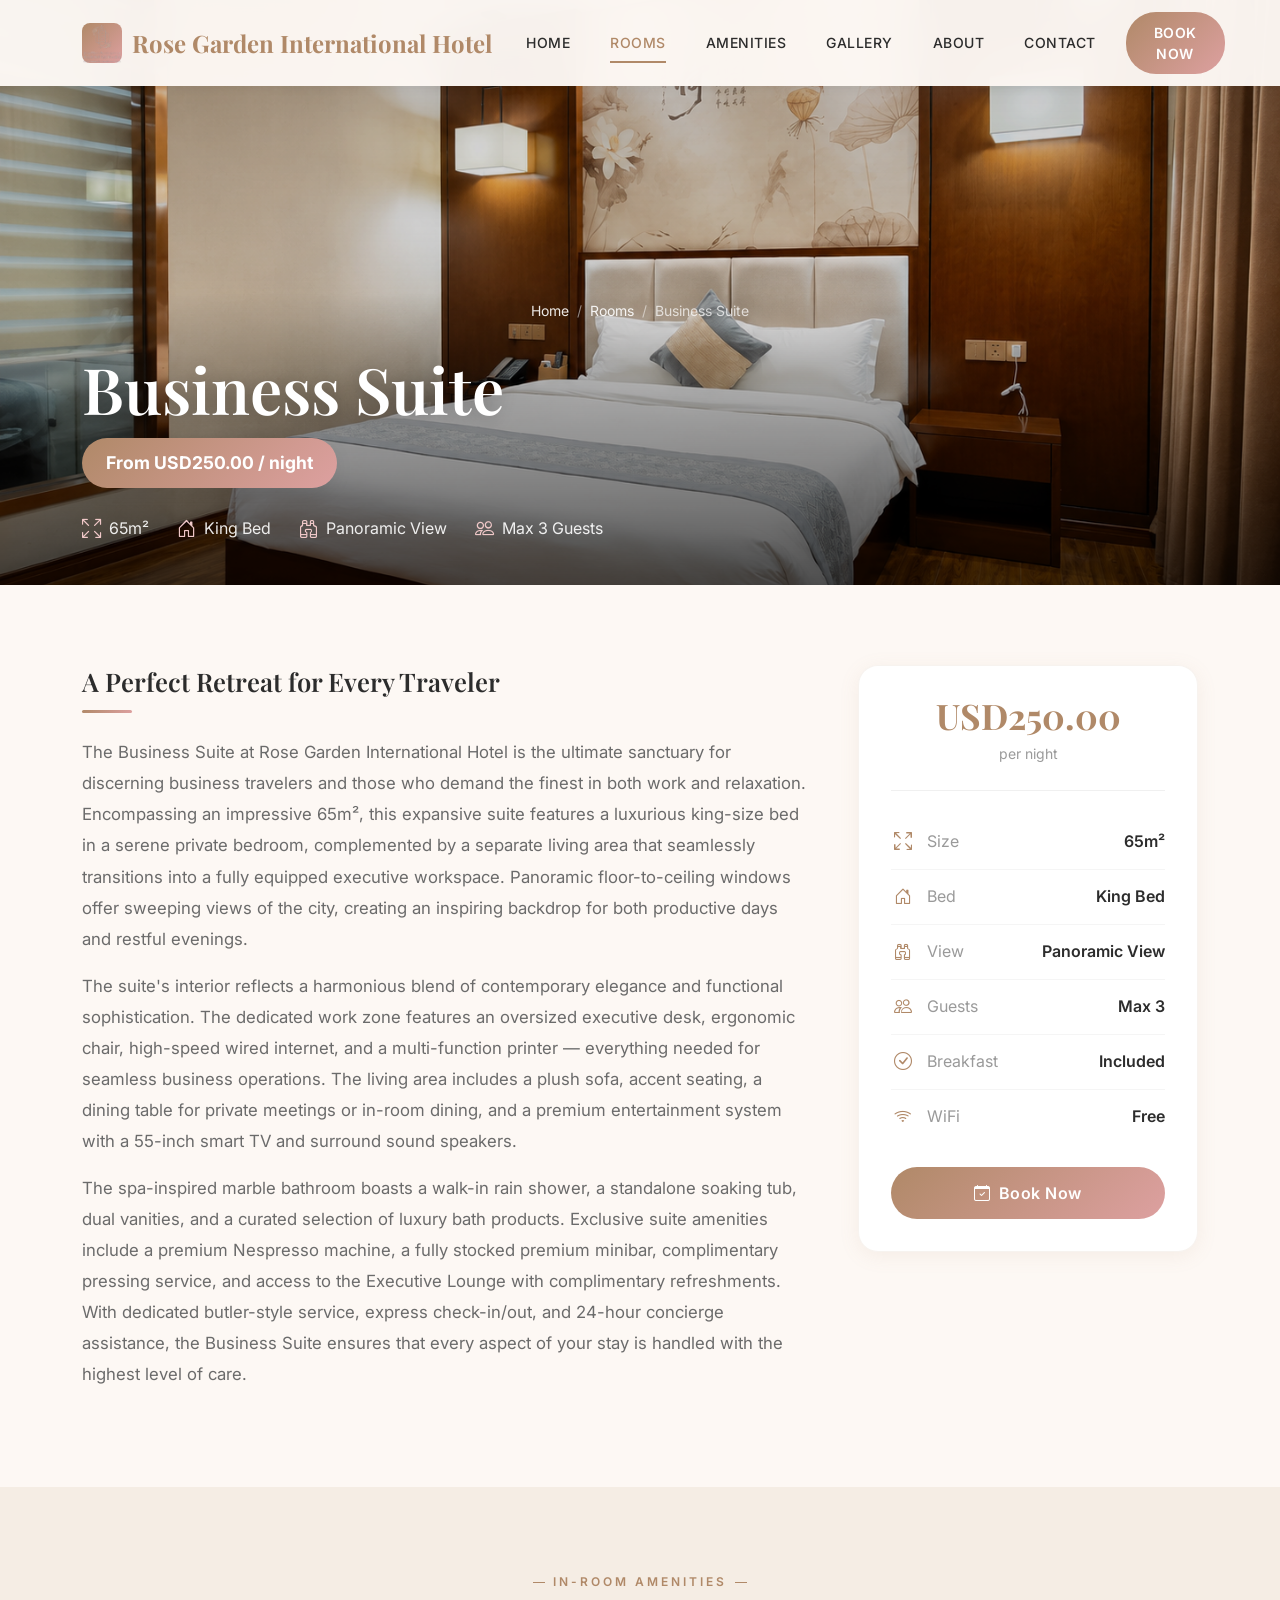
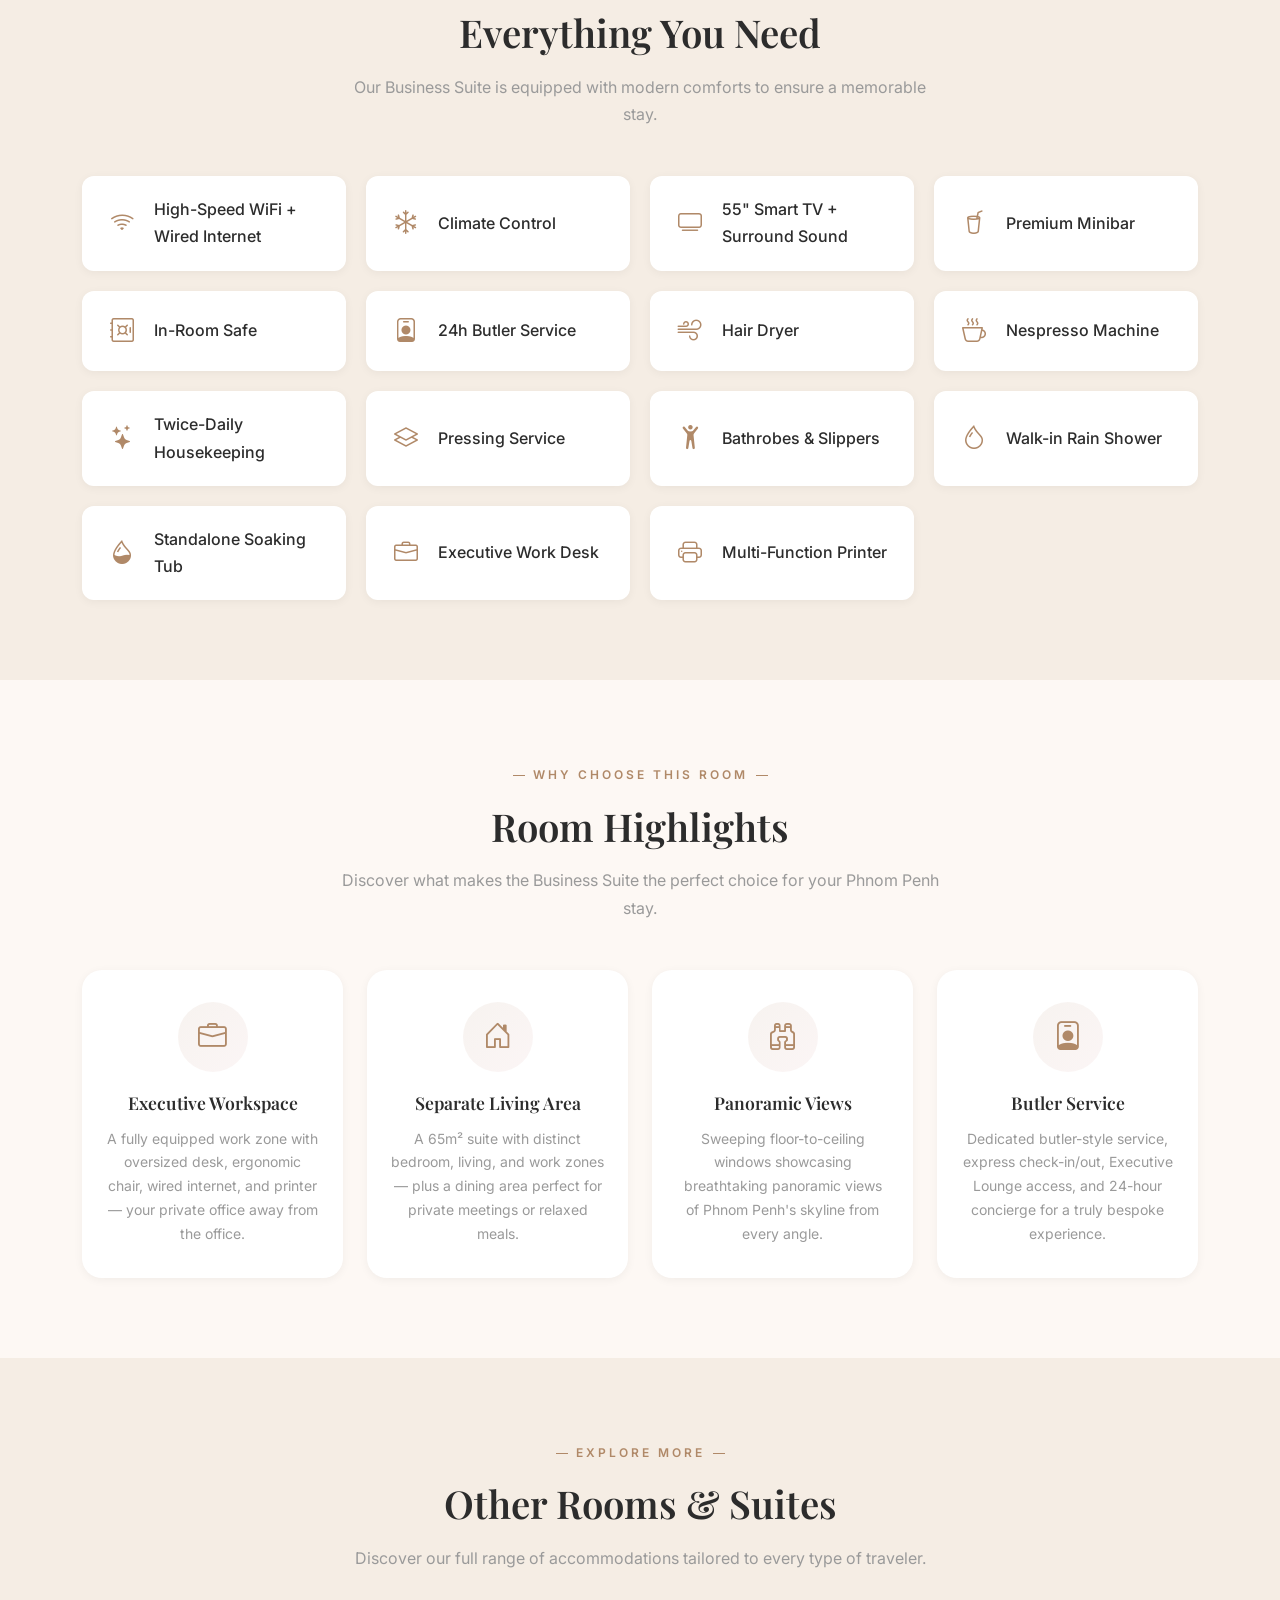
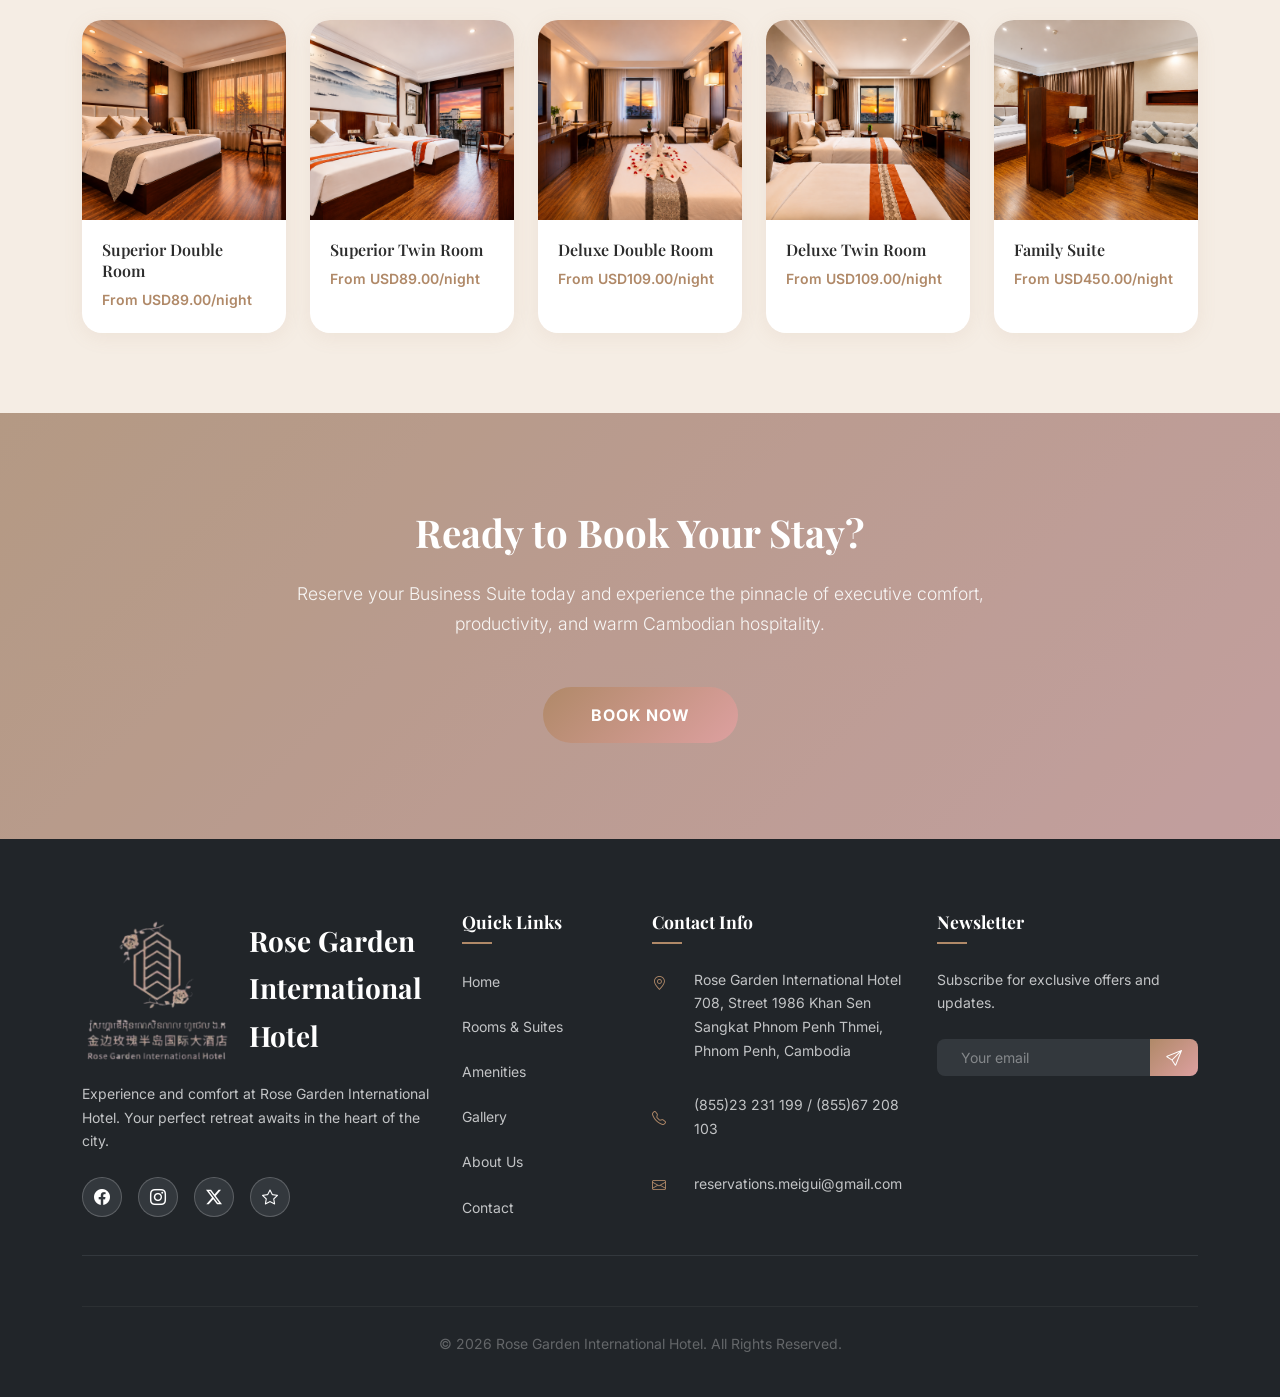
<file: rooms/business-suite.html>
<!DOCTYPE html>
<html lang="en">
<head>
  <meta charset="UTF-8">
  <meta name="viewport" content="width=device-width, initial-scale=1.0">
  <title>Business Suite | Rose Garden International Hotel</title>

  <!-- Bootstrap 5.3 CSS CDN -->
  <link href="https://cdn.jsdelivr.net/npm/bootstrap@5.3.3/dist/css/bootstrap.min.css" rel="stylesheet">
  <!-- Bootstrap Icons CDN -->
  <link href="https://cdn.jsdelivr.net/npm/bootstrap-icons@1.11.3/font/bootstrap-icons.min.css" rel="stylesheet">

  <!-- Custom CSS -->
  <link rel="stylesheet" href="../css/style.css">
</head>
<body>

  <!-- Preloader -->
  <div class="preloader">
    <div class="preloader-spinner"></div>
  </div>

  <!-- Navbar -->
  <nav class="navbar navbar-expand-lg navbar-custom navbar-inner fixed-top">
    <div class="container">
      <a class="navbar-brand" href="../index.html">
        <span class="brand-icon"><img src="../images/logo.png" alt="Rose Garden International Hotel Logo" class="img-fluid"></span>
        Rose Garden International Hotel
      </a>
      <button class="navbar-toggler" type="button" data-bs-toggle="collapse" data-bs-target="#navbarNav">
        <span class="navbar-toggler-icon"></span>
      </button>
      <div class="collapse navbar-collapse justify-content-end" id="navbarNav">
        <ul class="navbar-nav align-items-center gap-1">
          <li class="nav-item"><a class="nav-link" href="../index.html">Home</a></li>
          <li class="nav-item"><a class="nav-link active" href="../rooms.html">Rooms</a></li>
          <li class="nav-item"><a class="nav-link" href="../amenities.html">Amenities</a></li>
          <li class="nav-item"><a class="nav-link" href="../gallery.html">Gallery</a></li>
          <li class="nav-item"><a class="nav-link" href="../about.html">About</a></li>
          <li class="nav-item"><a class="nav-link" href="../contact.html">Contact</a></li>
          <li class="nav-item ms-2"><a class="btn btn-book" href="../contact.html">Book Now</a></li>
        </ul>
      </div>
    </div>
  </nav>

  <!-- Room Detail Hero -->
  <section class="room-detail-hero">
    <img src="../images/rooms/businesssuite/bedroom.png" alt="Business Suite" class="room-detail-hero-img">
    <div class="room-detail-hero-overlay"></div>
    <div class="room-detail-hero-content">
      <div class="container">
        <ul class="breadcrumb-custom mb-4">
          <li><a href="../index.html">Home</a></li>
          <li><a href="../rooms.html">Rooms</a></li>
          <li>Business Suite</li>
        </ul>
        <h1>Business Suite</h1>
        <span class="room-hero-price">From USD250.00 / night</span>
        <div class="room-detail-specs">
          <div class="spec-item">
            <i class="bi bi-arrows-fullscreen"></i>
            <span>65m²</span>
          </div>
          <div class="spec-item">
            <i class="bi bi-house-door"></i>
            <span>King Bed</span>
          </div>
          <div class="spec-item">
            <i class="bi bi-binoculars"></i>
            <span>Panoramic View</span>
          </div>
          <div class="spec-item">
            <i class="bi bi-people"></i>
            <span>Max 3 Guests</span>
          </div>
        </div>
      </div>
    </div>
  </section>

  <!-- Room Detail Body -->
  <section class="room-detail-body">
    <div class="container">
      <div class="row g-5">

        <!-- Left Column: Description -->
        <div class="col-lg-8 reveal">
          <div class="room-detail-description">
            <h2>A Perfect Retreat for Every Traveler</h2>
            <p>The Business Suite at Rose Garden International Hotel is the ultimate sanctuary for discerning business travelers and those who demand the finest in both work and relaxation. Encompassing an impressive 65m², this expansive suite features a luxurious king-size bed in a serene private bedroom, complemented by a separate living area that seamlessly transitions into a fully equipped executive workspace. Panoramic floor-to-ceiling windows offer sweeping views of the city, creating an inspiring backdrop for both productive days and restful evenings.</p>
            <p>The suite's interior reflects a harmonious blend of contemporary elegance and functional sophistication. The dedicated work zone features an oversized executive desk, ergonomic chair, high-speed wired internet, and a multi-function printer — everything needed for seamless business operations. The living area includes a plush sofa, accent seating, a dining table for private meetings or in-room dining, and a premium entertainment system with a 55-inch smart TV and surround sound speakers.</p>
            <p>The spa-inspired marble bathroom boasts a walk-in rain shower, a standalone soaking tub, dual vanities, and a curated selection of luxury bath products. Exclusive suite amenities include a premium Nespresso machine, a fully stocked premium minibar, complimentary pressing service, and access to the Executive Lounge with complimentary refreshments. With dedicated butler-style service, express check-in/out, and 24-hour concierge assistance, the Business Suite ensures that every aspect of your stay is handled with the highest level of care.</p>
          </div>
        </div>

        <!-- Right Column: Booking Info Card -->
        <div class="col-lg-4 reveal">
          <div class="room-info-card">
            <div class="price-display">
              <span class="price-amount">USD250.00</span>
              <span class="price-period">per night</span>
            </div>
            <ul class="room-specs-list">
              <li>
                <i class="bi bi-arrows-fullscreen"></i>
                <span class="spec-label">Size</span>
                <span class="spec-value">65m²</span>
              </li>
              <li>
                <i class="bi bi-house-door"></i>
                <span class="spec-label">Bed</span>
                <span class="spec-value">King Bed</span>
              </li>
              <li>
                <i class="bi bi-binoculars"></i>
                <span class="spec-label">View</span>
                <span class="spec-value">Panoramic View</span>
              </li>
              <li>
                <i class="bi bi-people"></i>
                <span class="spec-label">Guests</span>
                <span class="spec-value">Max 3</span>
              </li>
              <li>
                <i class="bi bi-check-circle"></i>
                <span class="spec-label">Breakfast</span>
                <span class="spec-value">Included</span>
              </li>
              <li>
                <i class="bi bi-wifi"></i>
                <span class="spec-label">WiFi</span>
                <span class="spec-value">Free</span>
              </li>
            </ul>
            <a href="../contact.html" class="btn btn-primary-custom w-100 justify-content-center">
              <i class="bi bi-calendar-check"></i> Book Now
            </a>
          </div>
        </div>

      </div>
    </div>
  </section>

  <!-- Room Amenities Section -->
  <section class="room-amenities-section">
    <div class="container">
      <div class="text-center mb-5 reveal">
        <span class="section-badge">In-Room Amenities</span>
        <h2 class="section-title">Everything You Need</h2>
        <p class="section-subtitle">Our Business Suite is equipped with modern comforts to ensure a memorable stay.</p>
      </div>
      <div class="room-amenities-grid reveal">
        <div class="room-amenity-item">
          <i class="bi bi-wifi"></i>
          <span>High-Speed WiFi + Wired Internet</span>
        </div>
        <div class="room-amenity-item">
          <i class="bi bi-snow"></i>
          <span>Climate Control</span>
        </div>
        <div class="room-amenity-item">
          <i class="bi bi-tv"></i>
          <span>55" Smart TV + Surround Sound</span>
        </div>
        <div class="room-amenity-item">
          <i class="bi bi-cup-straw"></i>
          <span>Premium Minibar</span>
        </div>
        <div class="room-amenity-item">
          <i class="bi bi-safe"></i>
          <span>In-Room Safe</span>
        </div>
        <div class="room-amenity-item">
          <i class="bi bi-person-badge"></i>
          <span>24h Butler Service</span>
        </div>
        <div class="room-amenity-item">
          <i class="bi bi-wind"></i>
          <span>Hair Dryer</span>
        </div>
        <div class="room-amenity-item">
          <i class="bi bi-cup-hot"></i>
          <span>Nespresso Machine</span>
        </div>
        <div class="room-amenity-item">
          <i class="bi bi-stars"></i>
          <span>Twice-Daily Housekeeping</span>
        </div>
        <div class="room-amenity-item">
          <i class="bi bi-layers"></i>
          <span>Pressing Service</span>
        </div>
        <div class="room-amenity-item">
          <i class="bi bi-person-arms-up"></i>
          <span>Bathrobes & Slippers</span>
        </div>
        <div class="room-amenity-item">
          <i class="bi bi-droplet"></i>
          <span>Walk-in Rain Shower</span>
        </div>
        <div class="room-amenity-item">
          <i class="bi bi-droplet-half"></i>
          <span>Standalone Soaking Tub</span>
        </div>
        <div class="room-amenity-item">
          <i class="bi bi-briefcase"></i>
          <span>Executive Work Desk</span>
        </div>
        <div class="room-amenity-item">
          <i class="bi bi-printer"></i>
          <span>Multi-Function Printer</span>
        </div>
      </div>
    </div>
  </section>

  <!-- Room Highlights Section -->
  <section class="room-highlights-section">
    <div class="container">
      <div class="text-center mb-5 reveal">
        <span class="section-badge">Why Choose This Room</span>
        <h2 class="section-title">Room Highlights</h2>
        <p class="section-subtitle">Discover what makes the Business Suite the perfect choice for your Phnom Penh stay.</p>
      </div>
      <div class="row g-4">
        <div class="col-lg-3 col-md-6 reveal reveal-delay-1">
          <div class="room-highlight-card">
            <div class="highlight-icon">
              <i class="bi bi-briefcase"></i>
            </div>
            <h5>Executive Workspace</h5>
            <p>A fully equipped work zone with oversized desk, ergonomic chair, wired internet, and printer — your private office away from the office.</p>
          </div>
        </div>
        <div class="col-lg-3 col-md-6 reveal reveal-delay-2">
          <div class="room-highlight-card">
            <div class="highlight-icon">
              <i class="bi bi-house-door"></i>
            </div>
            <h5>Separate Living Area</h5>
            <p>A 65m² suite with distinct bedroom, living, and work zones — plus a dining area perfect for private meetings or relaxed meals.</p>
          </div>
        </div>
        <div class="col-lg-3 col-md-6 reveal reveal-delay-3">
          <div class="room-highlight-card">
            <div class="highlight-icon">
              <i class="bi bi-binoculars"></i>
            </div>
            <h5>Panoramic Views</h5>
            <p>Sweeping floor-to-ceiling windows showcasing breathtaking panoramic views of Phnom Penh's skyline from every angle.</p>
          </div>
        </div>
        <div class="col-lg-3 col-md-6 reveal reveal-delay-4">
          <div class="room-highlight-card">
            <div class="highlight-icon">
              <i class="bi bi-person-badge"></i>
            </div>
            <h5>Butler Service</h5>
            <p>Dedicated butler-style service, express check-in/out, Executive Lounge access, and 24-hour concierge for a truly bespoke experience.</p>
          </div>
        </div>
      </div>
    </div>
  </section>

  <!-- Other Rooms Section -->
  <section class="other-rooms-section">
    <div class="container">
      <div class="text-center mb-5 reveal">
        <span class="section-badge">Explore More</span>
        <h2 class="section-title">Other Rooms & Suites</h2>
        <p class="section-subtitle">Discover our full range of accommodations tailored to every type of traveler.</p>
      </div>
      <div class="row g-4">
        <div class="col-lg col-md-6 col-sm-6 reveal reveal-delay-1">
          <a href="superior-double.html" class="other-room-card">
            <div class="other-room-img">
              <img src="../images/rooms/superiordouble/bedroom.png" alt="Superior Double Room">
            </div>
            <div class="other-room-info">
              <h5>Superior Double Room</h5>
              <span class="other-room-price">From USD89.00/night</span>
            </div>
          </a>
        </div>
        <div class="col-lg col-md-6 col-sm-6 reveal reveal-delay-2">
          <a href="superior-twin.html" class="other-room-card">
            <div class="other-room-img">
              <img src="../images/rooms/superiortwin/bedroom.png" alt="Superior Twin Room">
            </div>
            <div class="other-room-info">
              <h5>Superior Twin Room</h5>
              <span class="other-room-price">From USD89.00/night</span>
            </div>
          </a>
        </div>
        <div class="col-lg col-md-6 col-sm-6 reveal reveal-delay-3">
          <a href="deluxe-double.html" class="other-room-card">
            <div class="other-room-img">
              <img src="../images/rooms/deluxedouble/bedroom.png" alt="Deluxe Double Room">
            </div>
            <div class="other-room-info">
              <h5>Deluxe Double Room</h5>
              <span class="other-room-price">From USD109.00/night</span>
            </div>
          </a>
        </div>
        <div class="col-lg col-md-6 col-sm-6 reveal reveal-delay-4">
          <a href="deluxe-twin.html" class="other-room-card">
            <div class="other-room-img">
              <img src="../images/rooms/deluxetwin/bedroom.png" alt="Deluxe Twin Room">
            </div>
            <div class="other-room-info">
              <h5>Deluxe Twin Room</h5>
              <span class="other-room-price">From USD109.00/night</span>
            </div>
          </a>
        </div>
        <div class="col-lg col-md-6 col-sm-6 reveal reveal-delay-1">
          <a href="family-suite.html" class="other-room-card">
            <div class="other-room-img">
              <img src="../images/rooms/familysuite/bedroom.png" alt="Family Suite">
            </div>
            <div class="other-room-info">
              <h5>Family Suite</h5>
              <span class="other-room-price">From USD450.00/night</span>
            </div>
          </a>
        </div>
      </div>
    </div>
  </section>

  <!-- CTA Section -->
  <section class="cta-section position-relative py-5 text-white text-center" style="background-image: url('../images/FrontSide1.png'); background-size: cover; background-position: center; background-attachment: fixed;">
    <div class="cta-section-bg position-absolute top-0 start-0 w-100 h-100 bg-dark opacity-75"></div>
    <div class="container position-relative cta-content py-5 z-1 reveal">
      <h2 class="display-4 fw-bold mb-4">Ready to Book Your Stay?</h2>
      <p class="lead mb-5 mx-auto" style="max-width: 700px;">Reserve your Business Suite today and experience the pinnacle of executive comfort, productivity, and warm Cambodian hospitality.</p>
      <a href="../contact.html" class="btn btn-primary-custom btn-lg px-5 py-3 fw-bold text-uppercase" style="letter-spacing: 1px;">Book Now</a>
    </div>
  </section>

  <!-- Footer -->
  <footer class="footer bg-dark text-white pt-5 pb-3">
    <div class="container pt-4">
      <div class="row g-4 mb-4">
        <div class="col-lg-4 col-md-6">
          <div class="footer-brand fs-3 fw-bold mb-3"><span class="brand-icon text-primary-custom me-2"><img src="../images/logo.png" alt="Rose Garden International Hotel Logo" class="img-fluid"></span> Rose Garden International Hotel</div>
          <p class="text-light opacity-75 mb-4">Experience and comfort at Rose Garden International Hotel. Your perfect retreat awaits in the heart of the city.</p>
          <div class="footer-social d-flex gap-3">
            <a href="#" aria-label="Facebook" class="text-white bg-secondary bg-opacity-25 rounded-circle d-flex align-items-center justify-content-center transition-hover" style="width: 40px; height: 40px;"><i class="bi bi-facebook"></i></a>
            <a href="#" aria-label="Instagram" class="text-white bg-secondary bg-opacity-25 rounded-circle d-flex align-items-center justify-content-center transition-hover" style="width: 40px; height: 40px;"><i class="bi bi-instagram"></i></a>
            <a href="#" aria-label="Twitter" class="text-white bg-secondary bg-opacity-25 rounded-circle d-flex align-items-center justify-content-center transition-hover" style="width: 40px; height: 40px;"><i class="bi bi-twitter-x"></i></a>
            <a href="#" aria-label="TripAdvisor" class="text-white bg-secondary bg-opacity-25 rounded-circle d-flex align-items-center justify-content-center transition-hover" style="width: 40px; height: 40px;"><i class="bi bi-star"></i></a>
          </div>
        </div>
        <div class="col-lg-2 col-md-6">
          <h5 class="fw-bold mb-4">Quick Links</h5>
          <ul class="footer-links list-unstyled mb-0 d-flex flex-column gap-2">
            <li><a href="../index.html" class="text-light opacity-75 text-decoration-none transition-hover">Home</a></li>
            <li><a href="../rooms.html" class="text-light opacity-75 text-decoration-none transition-hover">Rooms & Suites</a></li>
            <li><a href="../amenities.html" class="text-light opacity-75 text-decoration-none transition-hover">Amenities</a></li>
            <li><a href="../gallery.html" class="text-light opacity-75 text-decoration-none transition-hover">Gallery</a></li>
            <li><a href="../about.html" class="text-light opacity-75 text-decoration-none transition-hover">About Us</a></li>
            <li><a href="../contact.html" class="text-light opacity-75 text-decoration-none transition-hover">Contact</a></li>
          </ul>
        </div>
        <div class="col-lg-3 col-md-6">
          <h5 class="fw-bold mb-4">Contact Info</h5>
          <ul class="footer-contact list-unstyled mb-0 d-flex flex-column gap-3">
            <li class="d-flex align-items-start"><i class="bi bi-geo-alt text-primary-custom mt-1 me-3"></i><span class="text-light opacity-75">Rose Garden International Hotel 708, Street 1986 Khan Sen Sangkat Phnom Penh Thmei,<br>Phnom Penh, Cambodia</span></li>
            <li class="d-flex align-items-center"><i class="bi bi-telephone text-primary-custom me-3"></i><span class="text-light opacity-75">(855)23 231 199 / (855)67 208 103</span></li>
            <li class="d-flex align-items-center"><i class="bi bi-envelope text-primary-custom me-3"></i><span class="text-light opacity-75">reservations.meigui@gmail.com</span></li>
          </ul>
        </div>
        <div class="col-lg-3 col-md-6">
          <h5 class="fw-bold mb-4">Newsletter</h5>
          <p class="text-light opacity-75 mb-4">Subscribe for exclusive offers and updates.</p>
          <form class="newsletter-form d-flex position-relative">
            <input type="email" class="form-control bg-secondary bg-opacity-25 border-0 text-white px-4 py-2 pe-5" placeholder="Your email" aria-label="Email for newsletter" required>
            <button type="submit" class="btn btn-primary-custom position-absolute top-0 end-0 h-100 rounded-start-0 px-3"><i class="bi bi-send"></i></button>
          </form>
        </div>
      </div>
      <hr class="border-secondary opacity-25 mb-4">
      <div class="footer-bottom text-center text-light opacity-50 small">
        <p class="mb-0">&copy; 2026 Rose Garden International Hotel. All Rights Reserved.</p>
      </div>
    </div>
  </footer>

  <!-- Scroll to Top -->
  <button class="scroll-top position-fixed bottom-0 end-0 m-4 btn btn-primary-custom rounded-circle shadow" style="width: 45px; height: 45px; display: none; z-index: 1000;" aria-label="Scroll to top">
    <i class="bi bi-chevron-up"></i>
  </button>

  <!-- Scripts -->
  <script src="https://cdn.jsdelivr.net/npm/bootstrap@5.3.3/dist/js/bootstrap.bundle.min.js"></script>
  <script src="../js/main.js"></script>
</body>
</html>
</file>
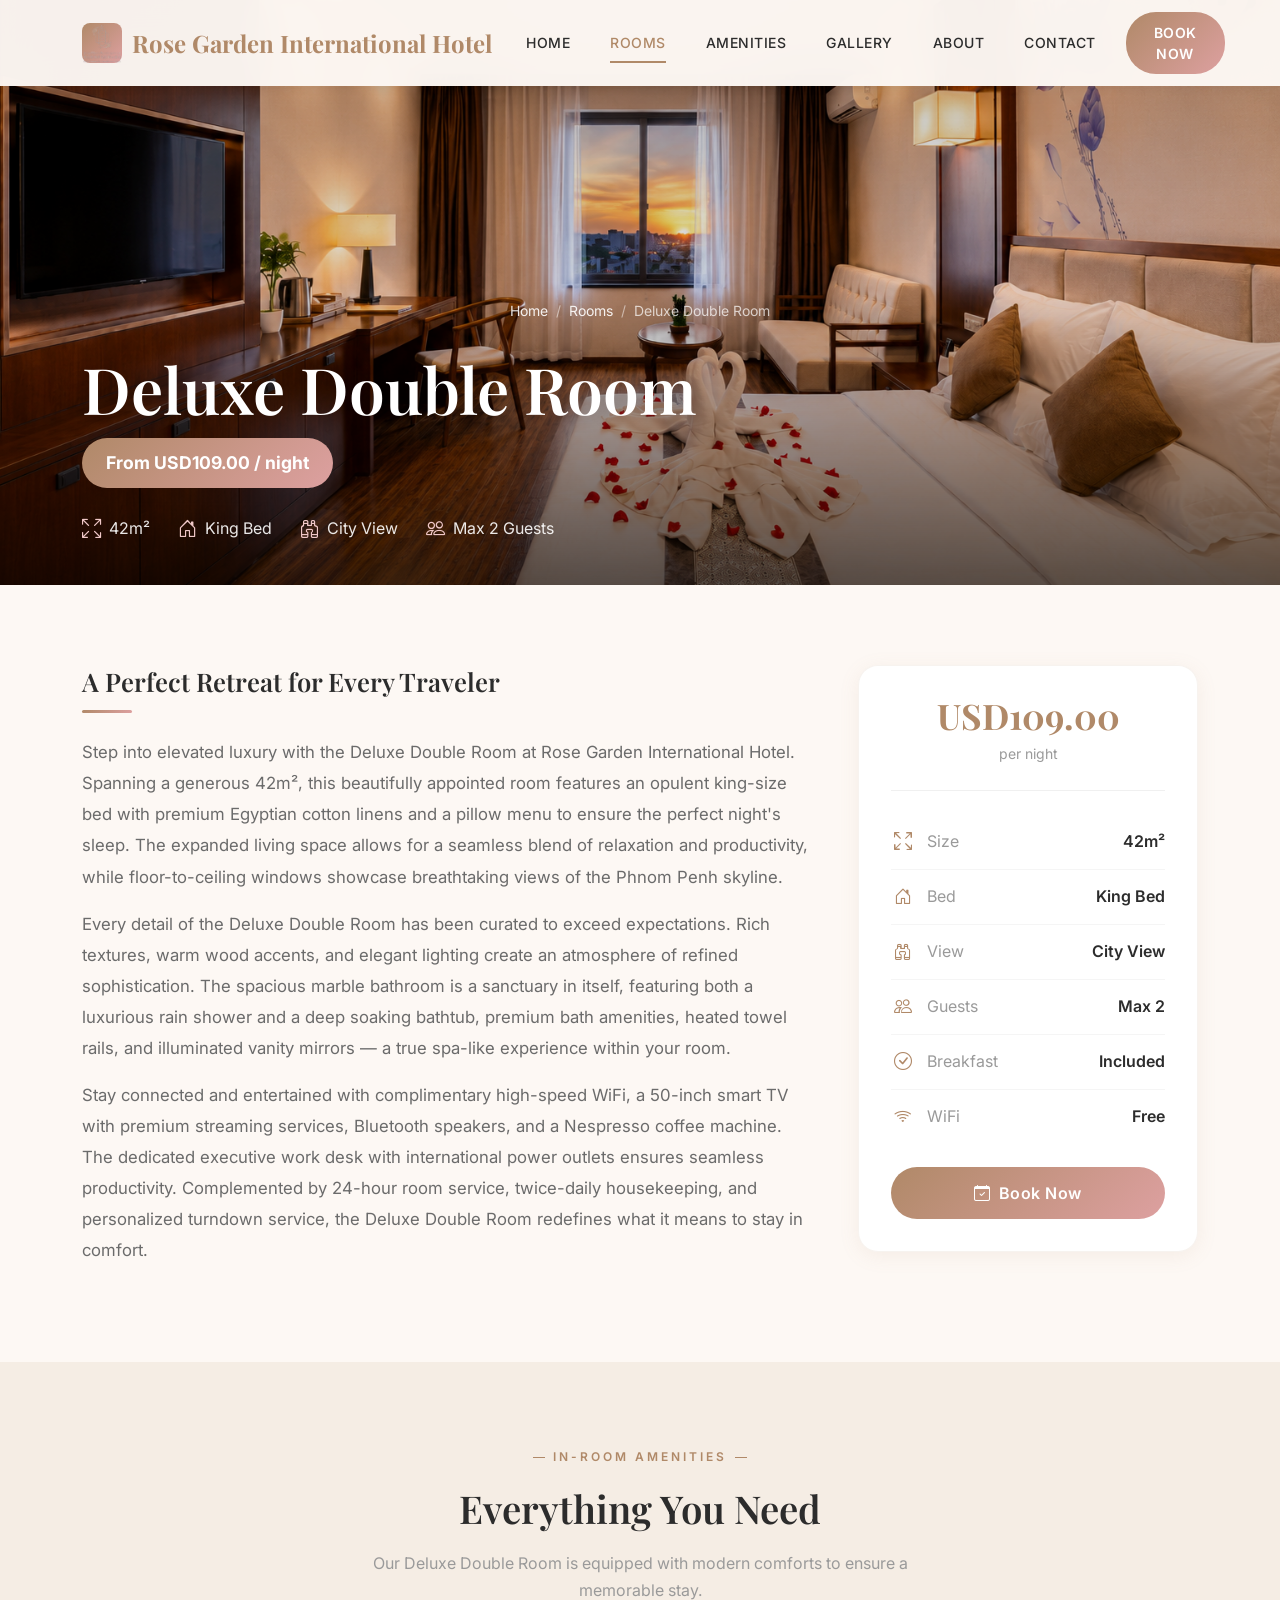
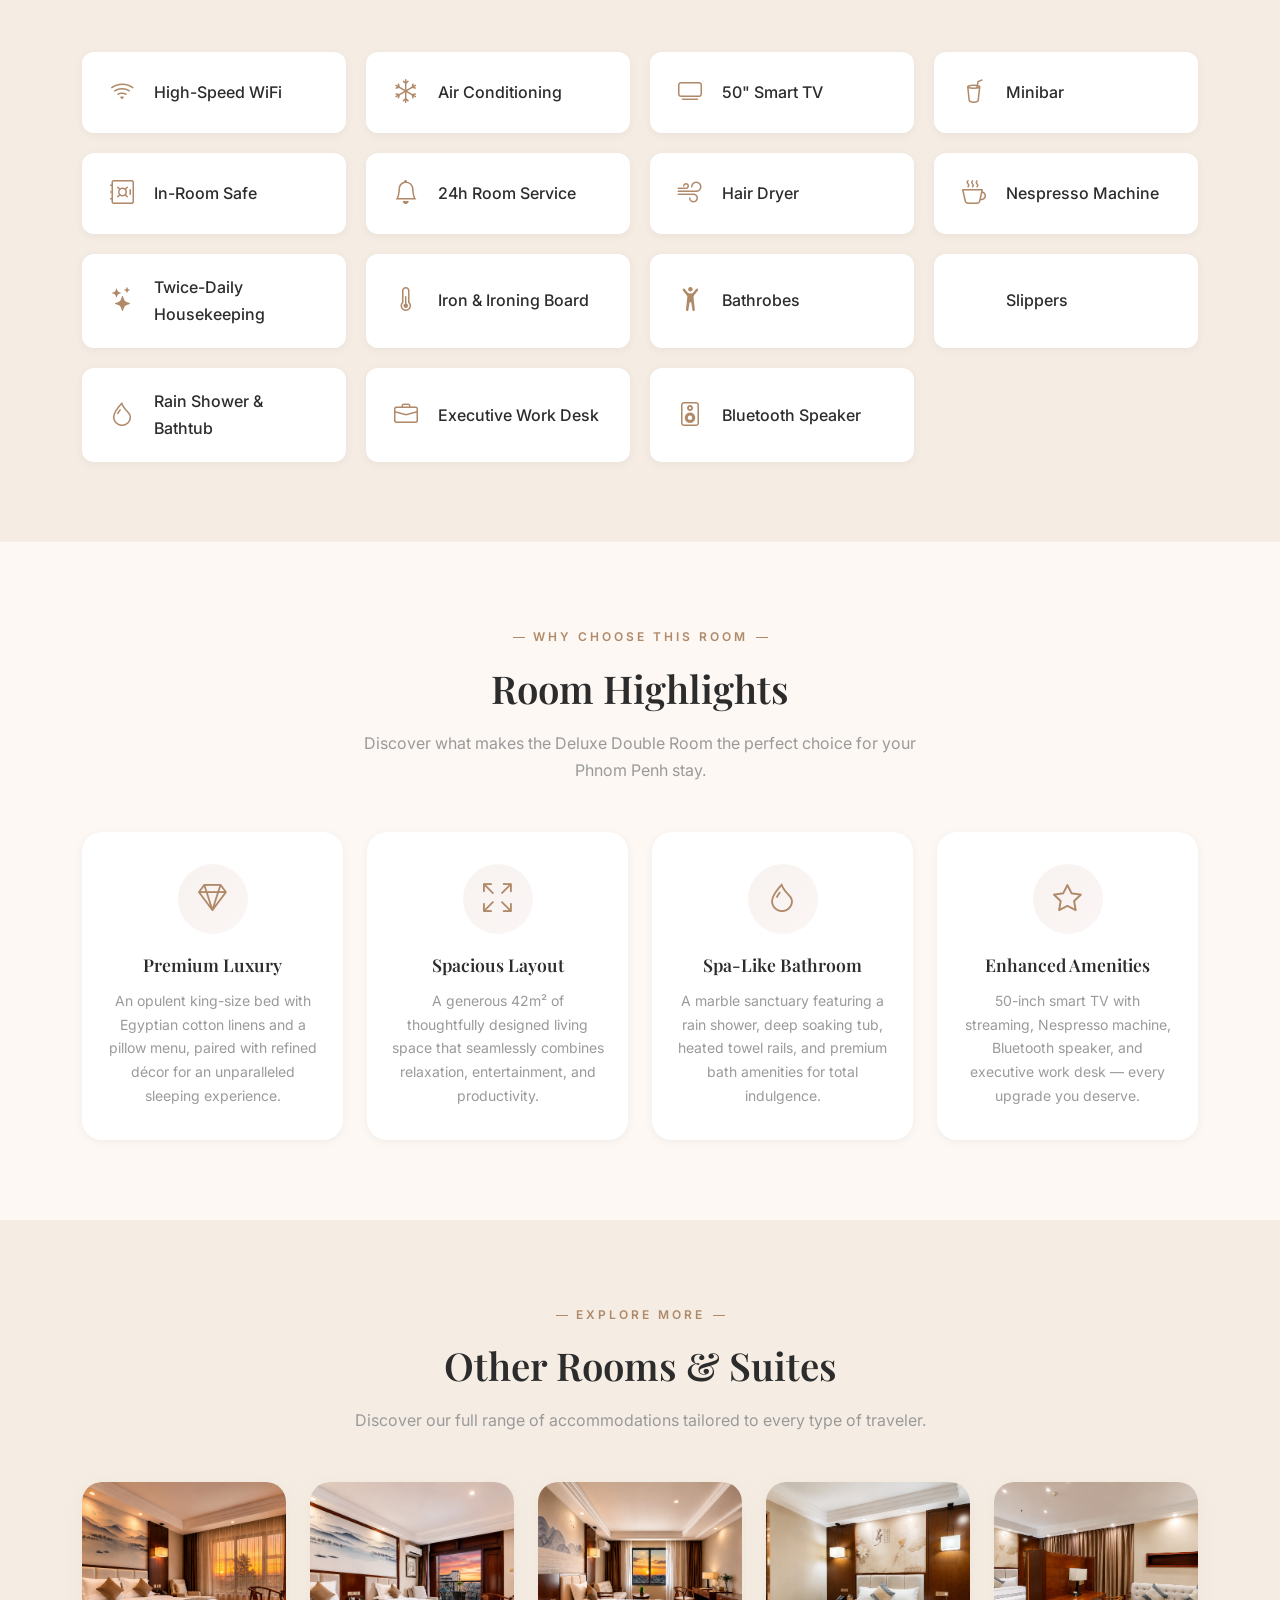
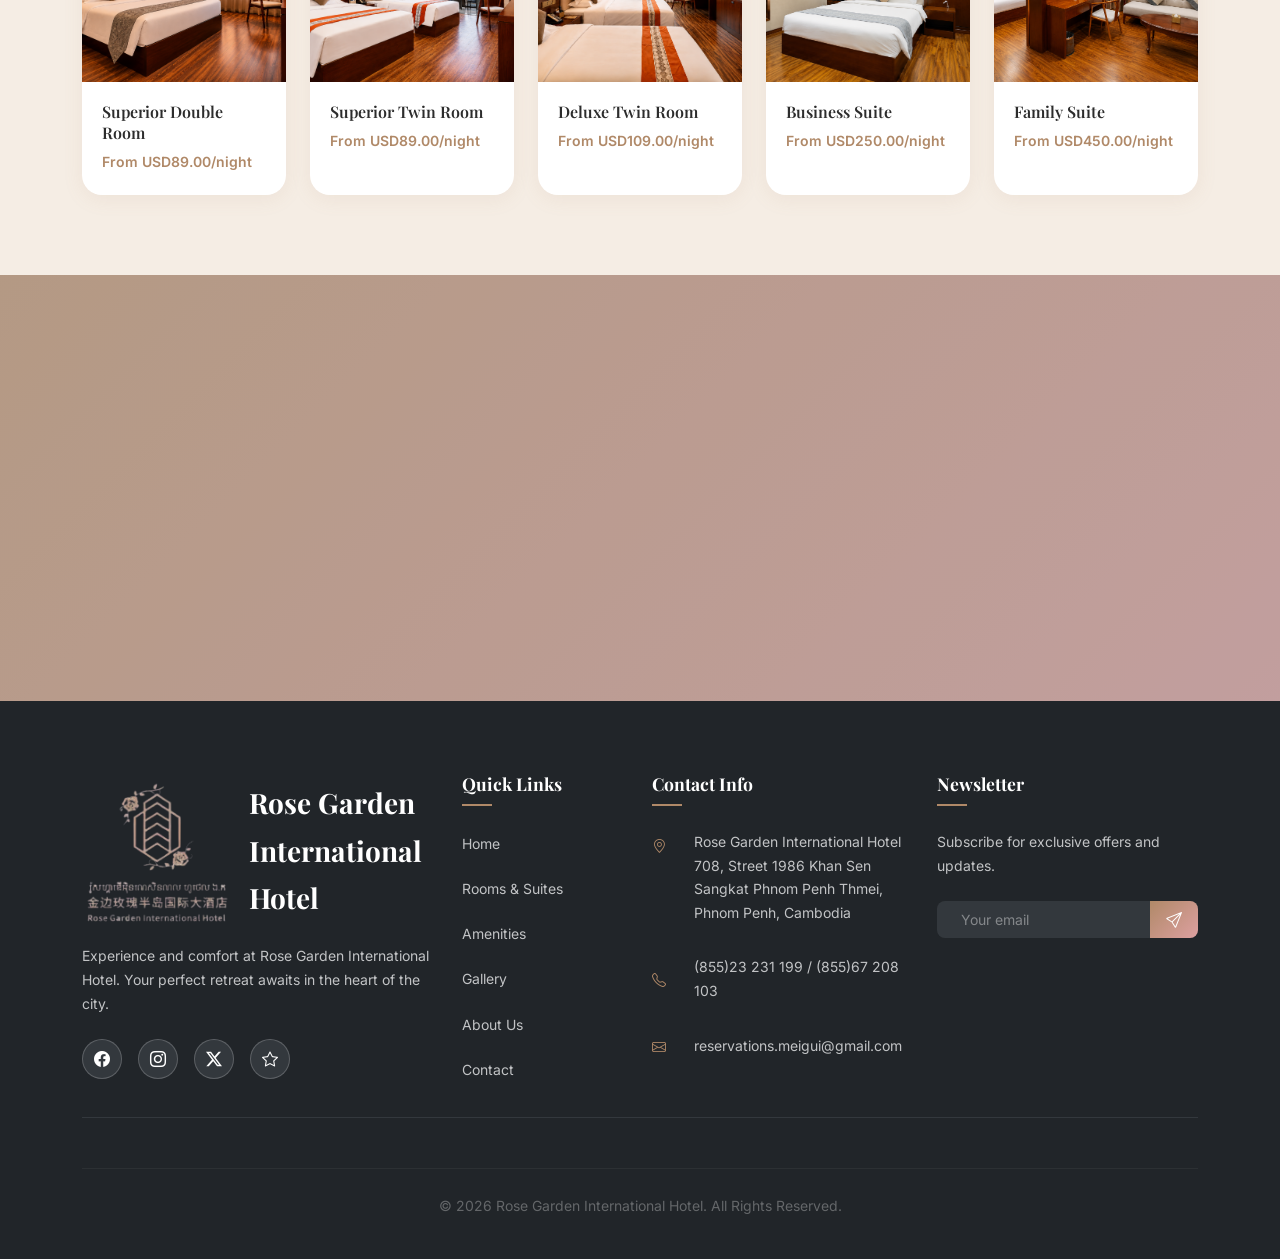
<file: rooms/deluxe-double.html>
<!DOCTYPE html>
<html lang="en">
<head>
  <meta charset="UTF-8">
  <meta name="viewport" content="width=device-width, initial-scale=1.0">
  <title>Deluxe Double Room | Rose Garden International Hotel</title>

  <!-- Bootstrap 5.3 CSS CDN -->
  <link href="https://cdn.jsdelivr.net/npm/bootstrap@5.3.3/dist/css/bootstrap.min.css" rel="stylesheet">
  <!-- Bootstrap Icons CDN -->
  <link href="https://cdn.jsdelivr.net/npm/bootstrap-icons@1.11.3/font/bootstrap-icons.min.css" rel="stylesheet">

  <!-- Custom CSS -->
  <link rel="stylesheet" href="../css/style.css">
</head>
<body>

  <!-- Preloader -->
  <div class="preloader">
    <div class="preloader-spinner"></div>
  </div>

  <!-- Navbar -->
  <nav class="navbar navbar-expand-lg navbar-custom navbar-inner fixed-top">
    <div class="container">
      <a class="navbar-brand" href="../index.html">
        <span class="brand-icon"><img src="../images/logo.png" alt="Rose Garden International Hotel Logo" class="img-fluid"></span>
        Rose Garden International Hotel
      </a>
      <button class="navbar-toggler" type="button" data-bs-toggle="collapse" data-bs-target="#navbarNav">
        <span class="navbar-toggler-icon"></span>
      </button>
      <div class="collapse navbar-collapse justify-content-end" id="navbarNav">
        <ul class="navbar-nav align-items-center gap-1">
          <li class="nav-item"><a class="nav-link" href="../index.html">Home</a></li>
          <li class="nav-item"><a class="nav-link active" href="../rooms.html">Rooms</a></li>
          <li class="nav-item"><a class="nav-link" href="../amenities.html">Amenities</a></li>
          <li class="nav-item"><a class="nav-link" href="../gallery.html">Gallery</a></li>
          <li class="nav-item"><a class="nav-link" href="../about.html">About</a></li>
          <li class="nav-item"><a class="nav-link" href="../contact.html">Contact</a></li>
          <li class="nav-item ms-2"><a class="btn btn-book" href="../contact.html">Book Now</a></li>
        </ul>
      </div>
    </div>
  </nav>

  <!-- Room Detail Hero -->
  <section class="room-detail-hero">
    <img src="../images/rooms/deluxedouble/bedroom.png" alt="Deluxe Double Room" class="room-detail-hero-img">
    <div class="room-detail-hero-overlay"></div>
    <div class="room-detail-hero-content">
      <div class="container">
        <ul class="breadcrumb-custom mb-4">
          <li><a href="../index.html">Home</a></li>
          <li><a href="../rooms.html">Rooms</a></li>
          <li>Deluxe Double Room</li>
        </ul>
        <h1>Deluxe Double Room</h1>
        <span class="room-hero-price">From USD109.00 / night</span>
        <div class="room-detail-specs">
          <div class="spec-item">
            <i class="bi bi-arrows-fullscreen"></i>
            <span>42m²</span>
          </div>
          <div class="spec-item">
            <i class="bi bi-house-door"></i>
            <span>King Bed</span>
          </div>
          <div class="spec-item">
            <i class="bi bi-binoculars"></i>
            <span>City View</span>
          </div>
          <div class="spec-item">
            <i class="bi bi-people"></i>
            <span>Max 2 Guests</span>
          </div>
        </div>
      </div>
    </div>
  </section>

  <!-- Room Detail Body -->
  <section class="room-detail-body">
    <div class="container">
      <div class="row g-5">

        <!-- Left Column: Description -->
        <div class="col-lg-8 reveal">
          <div class="room-detail-description">
            <h2>A Perfect Retreat for Every Traveler</h2>
            <p>Step into elevated luxury with the Deluxe Double Room at Rose Garden International Hotel. Spanning a generous 42m², this beautifully appointed room features an opulent king-size bed with premium Egyptian cotton linens and a pillow menu to ensure the perfect night's sleep. The expanded living space allows for a seamless blend of relaxation and productivity, while floor-to-ceiling windows showcase breathtaking views of the Phnom Penh skyline.</p>
            <p>Every detail of the Deluxe Double Room has been curated to exceed expectations. Rich textures, warm wood accents, and elegant lighting create an atmosphere of refined sophistication. The spacious marble bathroom is a sanctuary in itself, featuring both a luxurious rain shower and a deep soaking bathtub, premium bath amenities, heated towel rails, and illuminated vanity mirrors — a true spa-like experience within your room.</p>
            <p>Stay connected and entertained with complimentary high-speed WiFi, a 50-inch smart TV with premium streaming services, Bluetooth speakers, and a Nespresso coffee machine. The dedicated executive work desk with international power outlets ensures seamless productivity. Complemented by 24-hour room service, twice-daily housekeeping, and personalized turndown service, the Deluxe Double Room redefines what it means to stay in comfort.</p>
          </div>
        </div>

        <!-- Right Column: Booking Info Card -->
        <div class="col-lg-4 reveal">
          <div class="room-info-card">
            <div class="price-display">
              <span class="price-amount">USD109.00</span>
              <span class="price-period">per night</span>
            </div>
            <ul class="room-specs-list">
              <li>
                <i class="bi bi-arrows-fullscreen"></i>
                <span class="spec-label">Size</span>
                <span class="spec-value">42m²</span>
              </li>
              <li>
                <i class="bi bi-house-door"></i>
                <span class="spec-label">Bed</span>
                <span class="spec-value">King Bed</span>
              </li>
              <li>
                <i class="bi bi-binoculars"></i>
                <span class="spec-label">View</span>
                <span class="spec-value">City View</span>
              </li>
              <li>
                <i class="bi bi-people"></i>
                <span class="spec-label">Guests</span>
                <span class="spec-value">Max 2</span>
              </li>
              <li>
                <i class="bi bi-check-circle"></i>
                <span class="spec-label">Breakfast</span>
                <span class="spec-value">Included</span>
              </li>
              <li>
                <i class="bi bi-wifi"></i>
                <span class="spec-label">WiFi</span>
                <span class="spec-value">Free</span>
              </li>
            </ul>
            <a href="../contact.html" class="btn btn-primary-custom w-100 justify-content-center">
              <i class="bi bi-calendar-check"></i> Book Now
            </a>
          </div>
        </div>

      </div>
    </div>
  </section>

  <!-- Room Amenities Section -->
  <section class="room-amenities-section">
    <div class="container">
      <div class="text-center mb-5 reveal">
        <span class="section-badge">In-Room Amenities</span>
        <h2 class="section-title">Everything You Need</h2>
        <p class="section-subtitle">Our Deluxe Double Room is equipped with modern comforts to ensure a memorable stay.</p>
      </div>
      <div class="room-amenities-grid reveal">
        <div class="room-amenity-item">
          <i class="bi bi-wifi"></i>
          <span>High-Speed WiFi</span>
        </div>
        <div class="room-amenity-item">
          <i class="bi bi-snow"></i>
          <span>Air Conditioning</span>
        </div>
        <div class="room-amenity-item">
          <i class="bi bi-tv"></i>
          <span>50" Smart TV</span>
        </div>
        <div class="room-amenity-item">
          <i class="bi bi-cup-straw"></i>
          <span>Minibar</span>
        </div>
        <div class="room-amenity-item">
          <i class="bi bi-safe"></i>
          <span>In-Room Safe</span>
        </div>
        <div class="room-amenity-item">
          <i class="bi bi-bell"></i>
          <span>24h Room Service</span>
        </div>
        <div class="room-amenity-item">
          <i class="bi bi-wind"></i>
          <span>Hair Dryer</span>
        </div>
        <div class="room-amenity-item">
          <i class="bi bi-cup-hot"></i>
          <span>Nespresso Machine</span>
        </div>
        <div class="room-amenity-item">
          <i class="bi bi-stars"></i>
          <span>Twice-Daily Housekeeping</span>
        </div>
        <div class="room-amenity-item">
          <i class="bi bi-thermometer-half"></i>
          <span>Iron & Ironing Board</span>
        </div>
        <div class="room-amenity-item">
          <i class="bi bi-person-arms-up"></i>
          <span>Bathrobes</span>
        </div>
        <div class="room-amenity-item">
          <i class="bi bi-footprints"></i>
          <span>Slippers</span>
        </div>
        <div class="room-amenity-item">
          <i class="bi bi-droplet"></i>
          <span>Rain Shower & Bathtub</span>
        </div>
        <div class="room-amenity-item">
          <i class="bi bi-briefcase"></i>
          <span>Executive Work Desk</span>
        </div>
        <div class="room-amenity-item">
          <i class="bi bi-speaker"></i>
          <span>Bluetooth Speaker</span>
        </div>
      </div>
    </div>
  </section>

  <!-- Room Highlights Section -->
  <section class="room-highlights-section">
    <div class="container">
      <div class="text-center mb-5 reveal">
        <span class="section-badge">Why Choose This Room</span>
        <h2 class="section-title">Room Highlights</h2>
        <p class="section-subtitle">Discover what makes the Deluxe Double Room the perfect choice for your Phnom Penh stay.</p>
      </div>
      <div class="row g-4">
        <div class="col-lg-3 col-md-6 reveal reveal-delay-1">
          <div class="room-highlight-card">
            <div class="highlight-icon">
              <i class="bi bi-gem"></i>
            </div>
            <h5>Premium Luxury</h5>
            <p>An opulent king-size bed with Egyptian cotton linens and a pillow menu, paired with refined décor for an unparalleled sleeping experience.</p>
          </div>
        </div>
        <div class="col-lg-3 col-md-6 reveal reveal-delay-2">
          <div class="room-highlight-card">
            <div class="highlight-icon">
              <i class="bi bi-arrows-fullscreen"></i>
            </div>
            <h5>Spacious Layout</h5>
            <p>A generous 42m² of thoughtfully designed living space that seamlessly combines relaxation, entertainment, and productivity.</p>
          </div>
        </div>
        <div class="col-lg-3 col-md-6 reveal reveal-delay-3">
          <div class="room-highlight-card">
            <div class="highlight-icon">
              <i class="bi bi-droplet"></i>
            </div>
            <h5>Spa-Like Bathroom</h5>
            <p>A marble sanctuary featuring a rain shower, deep soaking tub, heated towel rails, and premium bath amenities for total indulgence.</p>
          </div>
        </div>
        <div class="col-lg-3 col-md-6 reveal reveal-delay-4">
          <div class="room-highlight-card">
            <div class="highlight-icon">
              <i class="bi bi-star"></i>
            </div>
            <h5>Enhanced Amenities</h5>
            <p>50-inch smart TV with streaming, Nespresso machine, Bluetooth speaker, and executive work desk — every upgrade you deserve.</p>
          </div>
        </div>
      </div>
    </div>
  </section>

  <!-- Other Rooms Section -->
  <section class="other-rooms-section">
    <div class="container">
      <div class="text-center mb-5 reveal">
        <span class="section-badge">Explore More</span>
        <h2 class="section-title">Other Rooms & Suites</h2>
        <p class="section-subtitle">Discover our full range of accommodations tailored to every type of traveler.</p>
      </div>
      <div class="row g-4">
        <div class="col-lg col-md-6 col-sm-6 reveal reveal-delay-1">
          <a href="superior-double.html" class="other-room-card">
            <div class="other-room-img">
              <img src="../images/rooms/superiordouble/bedroom.png" alt="Superior Double Room">
            </div>
            <div class="other-room-info">
              <h5>Superior Double Room</h5>
              <span class="other-room-price">From USD89.00/night</span>
            </div>
          </a>
        </div>
        <div class="col-lg col-md-6 col-sm-6 reveal reveal-delay-2">
          <a href="superior-twin.html" class="other-room-card">
            <div class="other-room-img">
              <img src="../images/rooms/superiortwin/bedroom.png" alt="Superior Twin Room">
            </div>
            <div class="other-room-info">
              <h5>Superior Twin Room</h5>
              <span class="other-room-price">From USD89.00/night</span>
            </div>
          </a>
        </div>
        <div class="col-lg col-md-6 col-sm-6 reveal reveal-delay-3">
          <a href="deluxe-twin.html" class="other-room-card">
            <div class="other-room-img">
              <img src="../images/rooms/deluxetwin/bedroom.png" alt="Deluxe Twin Room">
            </div>
            <div class="other-room-info">
              <h5>Deluxe Twin Room</h5>
              <span class="other-room-price">From USD109.00/night</span>
            </div>
          </a>
        </div>
        <div class="col-lg col-md-6 col-sm-6 reveal reveal-delay-4">
          <a href="business-suite.html" class="other-room-card">
            <div class="other-room-img">
              <img src="../images/rooms/businesssuite/bedroom.png" alt="Business Suite">
            </div>
            <div class="other-room-info">
              <h5>Business Suite</h5>
              <span class="other-room-price">From USD250.00/night</span>
            </div>
          </a>
        </div>
        <div class="col-lg col-md-6 col-sm-6 reveal reveal-delay-1">
          <a href="family-suite.html" class="other-room-card">
            <div class="other-room-img">
              <img src="../images/rooms/familysuite/bedroom.png" alt="Family Suite">
            </div>
            <div class="other-room-info">
              <h5>Family Suite</h5>
              <span class="other-room-price">From USD450.00/night</span>
            </div>
          </a>
        </div>
      </div>
    </div>
  </section>

  <!-- CTA Section -->
  <section class="cta-section position-relative py-5 text-white text-center" style="background-image: url('../images/FrontSide1.png'); background-size: cover; background-position: center; background-attachment: fixed;">
    <div class="cta-section-bg position-absolute top-0 start-0 w-100 h-100 bg-dark opacity-75"></div>
    <div class="container position-relative cta-content py-5 z-1 reveal">
      <h2 class="display-4 fw-bold mb-4">Ready to Book Your Stay?</h2>
      <p class="lead mb-5 mx-auto" style="max-width: 700px;">Reserve your Deluxe Double Room today and experience the perfect blend of luxury, style, and warm Cambodian hospitality.</p>
      <a href="../contact.html" class="btn btn-primary-custom btn-lg px-5 py-3 fw-bold text-uppercase" style="letter-spacing: 1px;">Book Now</a>
    </div>
  </section>

  <!-- Footer -->
  <footer class="footer bg-dark text-white pt-5 pb-3">
    <div class="container pt-4">
      <div class="row g-4 mb-4">
        <div class="col-lg-4 col-md-6">
          <div class="footer-brand fs-3 fw-bold mb-3"><span class="brand-icon text-primary-custom me-2"><img src="../images/logo.png" alt="Rose Garden International Hotel Logo" class="img-fluid"></span> Rose Garden International Hotel</div>
          <p class="text-light opacity-75 mb-4">Experience and comfort at Rose Garden International Hotel. Your perfect retreat awaits in the heart of the city.</p>
          <div class="footer-social d-flex gap-3">
            <a href="#" aria-label="Facebook" class="text-white bg-secondary bg-opacity-25 rounded-circle d-flex align-items-center justify-content-center transition-hover" style="width: 40px; height: 40px;"><i class="bi bi-facebook"></i></a>
            <a href="#" aria-label="Instagram" class="text-white bg-secondary bg-opacity-25 rounded-circle d-flex align-items-center justify-content-center transition-hover" style="width: 40px; height: 40px;"><i class="bi bi-instagram"></i></a>
            <a href="#" aria-label="Twitter" class="text-white bg-secondary bg-opacity-25 rounded-circle d-flex align-items-center justify-content-center transition-hover" style="width: 40px; height: 40px;"><i class="bi bi-twitter-x"></i></a>
            <a href="#" aria-label="TripAdvisor" class="text-white bg-secondary bg-opacity-25 rounded-circle d-flex align-items-center justify-content-center transition-hover" style="width: 40px; height: 40px;"><i class="bi bi-star"></i></a>
          </div>
        </div>
        <div class="col-lg-2 col-md-6">
          <h5 class="fw-bold mb-4">Quick Links</h5>
          <ul class="footer-links list-unstyled mb-0 d-flex flex-column gap-2">
            <li><a href="../index.html" class="text-light opacity-75 text-decoration-none transition-hover">Home</a></li>
            <li><a href="../rooms.html" class="text-light opacity-75 text-decoration-none transition-hover">Rooms & Suites</a></li>
            <li><a href="../amenities.html" class="text-light opacity-75 text-decoration-none transition-hover">Amenities</a></li>
            <li><a href="../gallery.html" class="text-light opacity-75 text-decoration-none transition-hover">Gallery</a></li>
            <li><a href="../about.html" class="text-light opacity-75 text-decoration-none transition-hover">About Us</a></li>
            <li><a href="../contact.html" class="text-light opacity-75 text-decoration-none transition-hover">Contact</a></li>
          </ul>
        </div>
        <div class="col-lg-3 col-md-6">
          <h5 class="fw-bold mb-4">Contact Info</h5>
          <ul class="footer-contact list-unstyled mb-0 d-flex flex-column gap-3">
            <li class="d-flex align-items-start"><i class="bi bi-geo-alt text-primary-custom mt-1 me-3"></i><span class="text-light opacity-75">Rose Garden International Hotel 708, Street 1986 Khan Sen Sangkat Phnom Penh Thmei,<br>Phnom Penh, Cambodia</span></li>
            <li class="d-flex align-items-center"><i class="bi bi-telephone text-primary-custom me-3"></i><span class="text-light opacity-75">(855)23 231 199 / (855)67 208 103</span></li>
            <li class="d-flex align-items-center"><i class="bi bi-envelope text-primary-custom me-3"></i><span class="text-light opacity-75">reservations.meigui@gmail.com</span></li>
          </ul>
        </div>
        <div class="col-lg-3 col-md-6">
          <h5 class="fw-bold mb-4">Newsletter</h5>
          <p class="text-light opacity-75 mb-4">Subscribe for exclusive offers and updates.</p>
          <form class="newsletter-form d-flex position-relative">
            <input type="email" class="form-control bg-secondary bg-opacity-25 border-0 text-white px-4 py-2 pe-5" placeholder="Your email" aria-label="Email for newsletter" required>
            <button type="submit" class="btn btn-primary-custom position-absolute top-0 end-0 h-100 rounded-start-0 px-3"><i class="bi bi-send"></i></button>
          </form>
        </div>
      </div>
      <hr class="border-secondary opacity-25 mb-4">
      <div class="footer-bottom text-center text-light opacity-50 small">
        <p class="mb-0">&copy; 2026 Rose Garden International Hotel. All Rights Reserved.</p>
      </div>
    </div>
  </footer>

  <!-- Scroll to Top -->
  <button class="scroll-top position-fixed bottom-0 end-0 m-4 btn btn-primary-custom rounded-circle shadow" style="width: 45px; height: 45px; display: none; z-index: 1000;" aria-label="Scroll to top">
    <i class="bi bi-chevron-up"></i>
  </button>

  <!-- Scripts -->
  <script src="https://cdn.jsdelivr.net/npm/bootstrap@5.3.3/dist/js/bootstrap.bundle.min.js"></script>
  <script src="../js/main.js"></script>
</body>
</html>
</file>
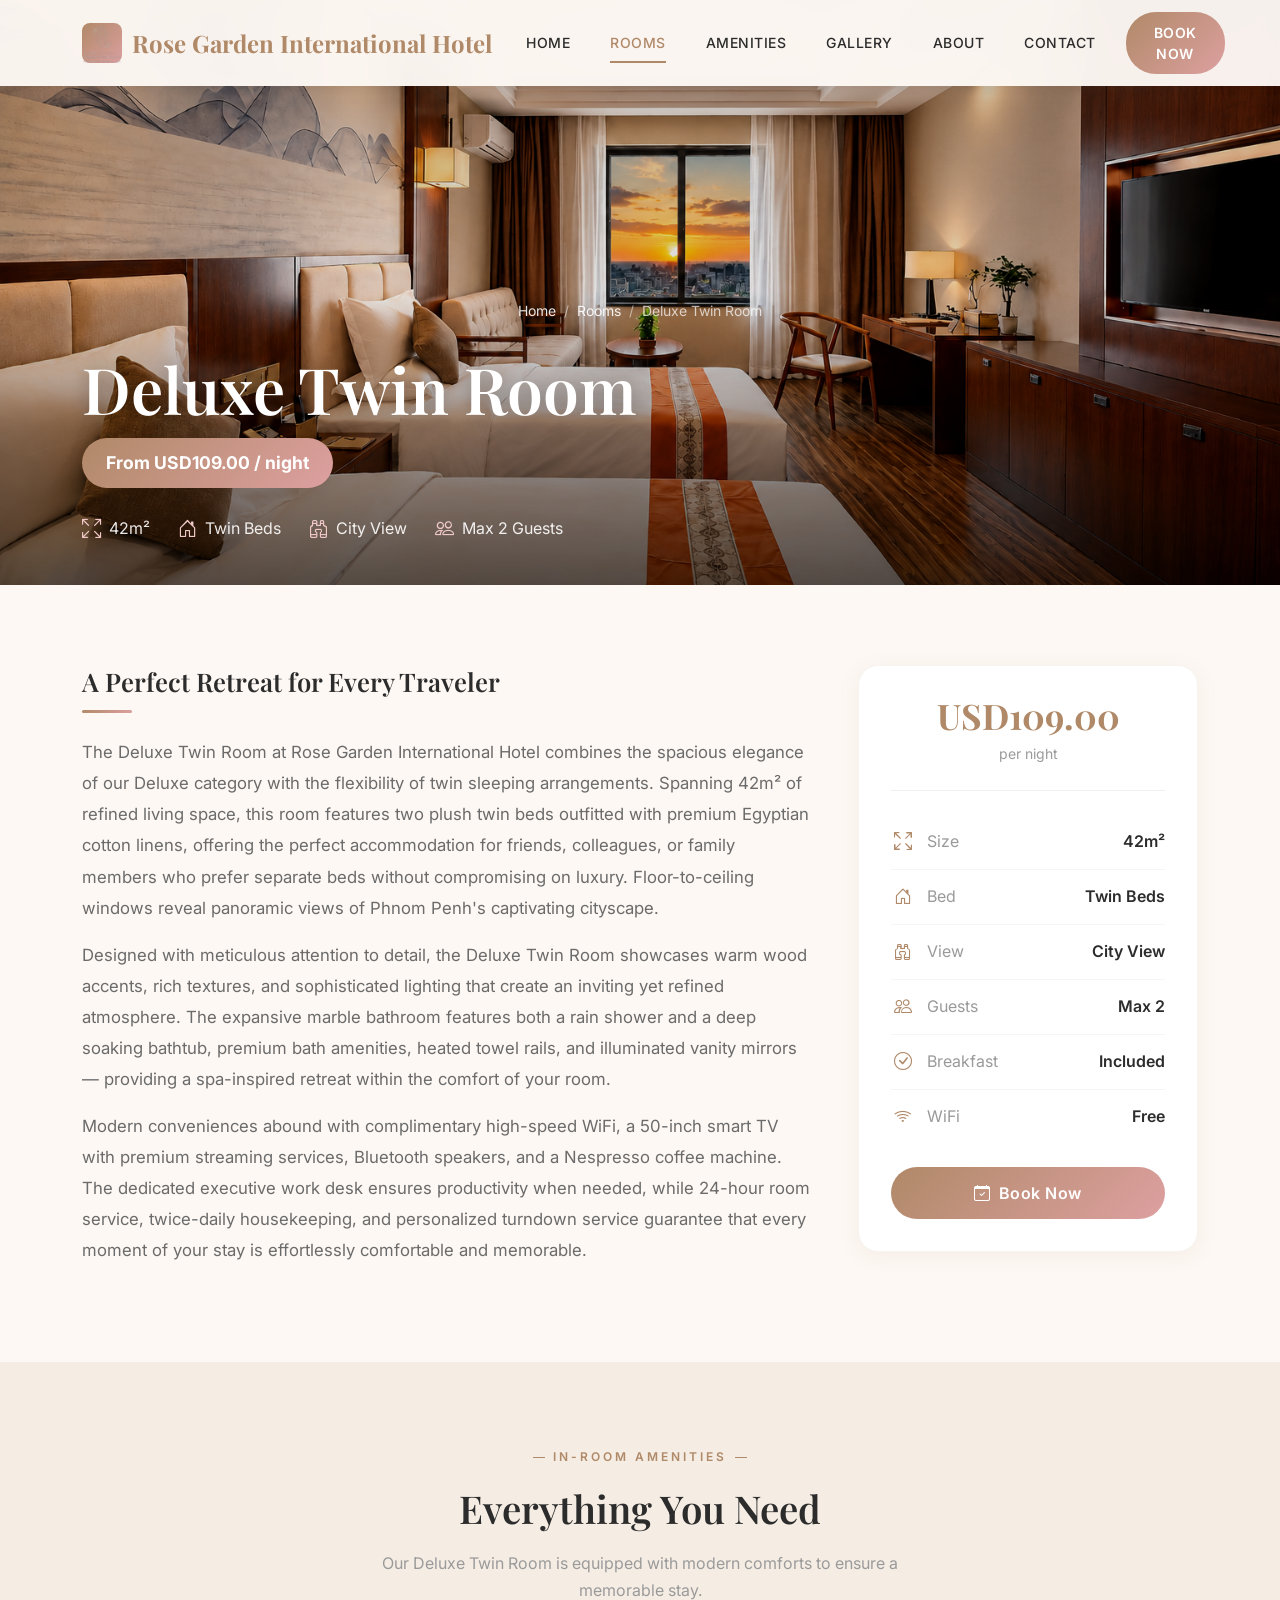
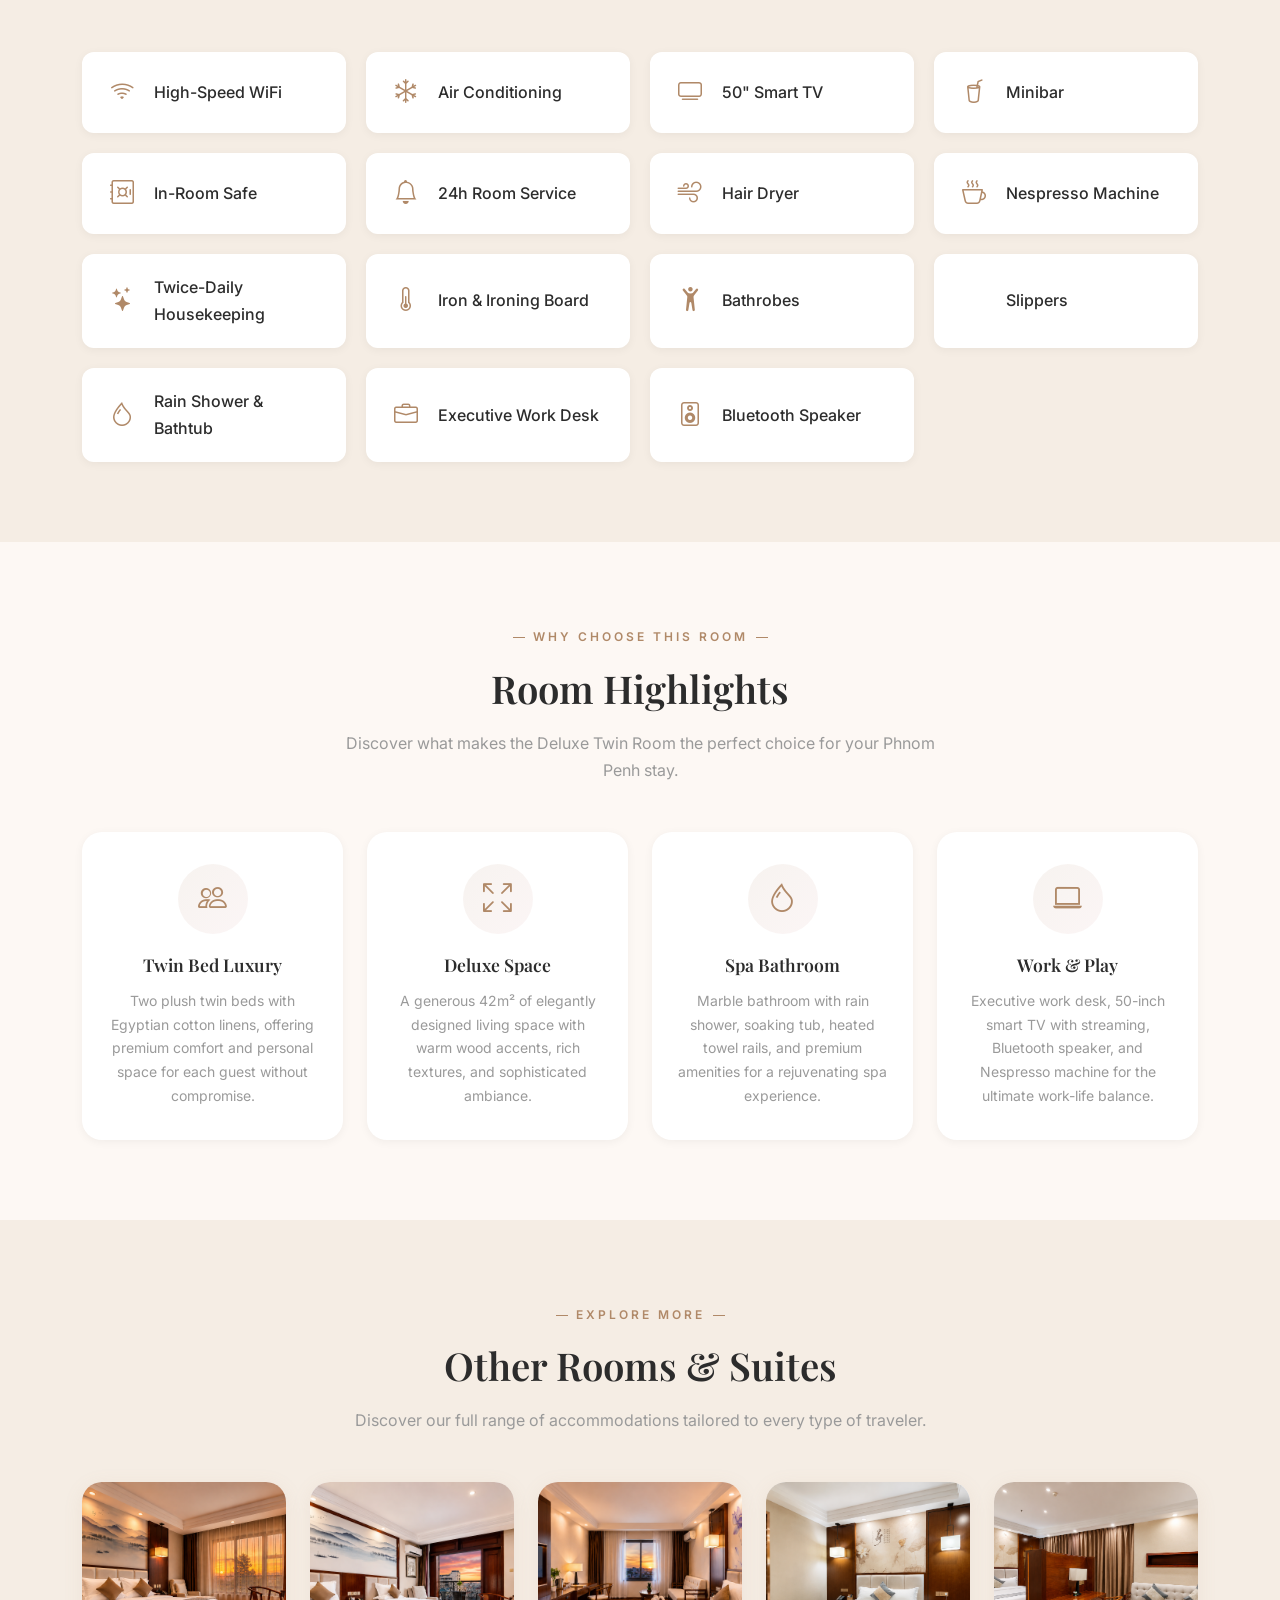
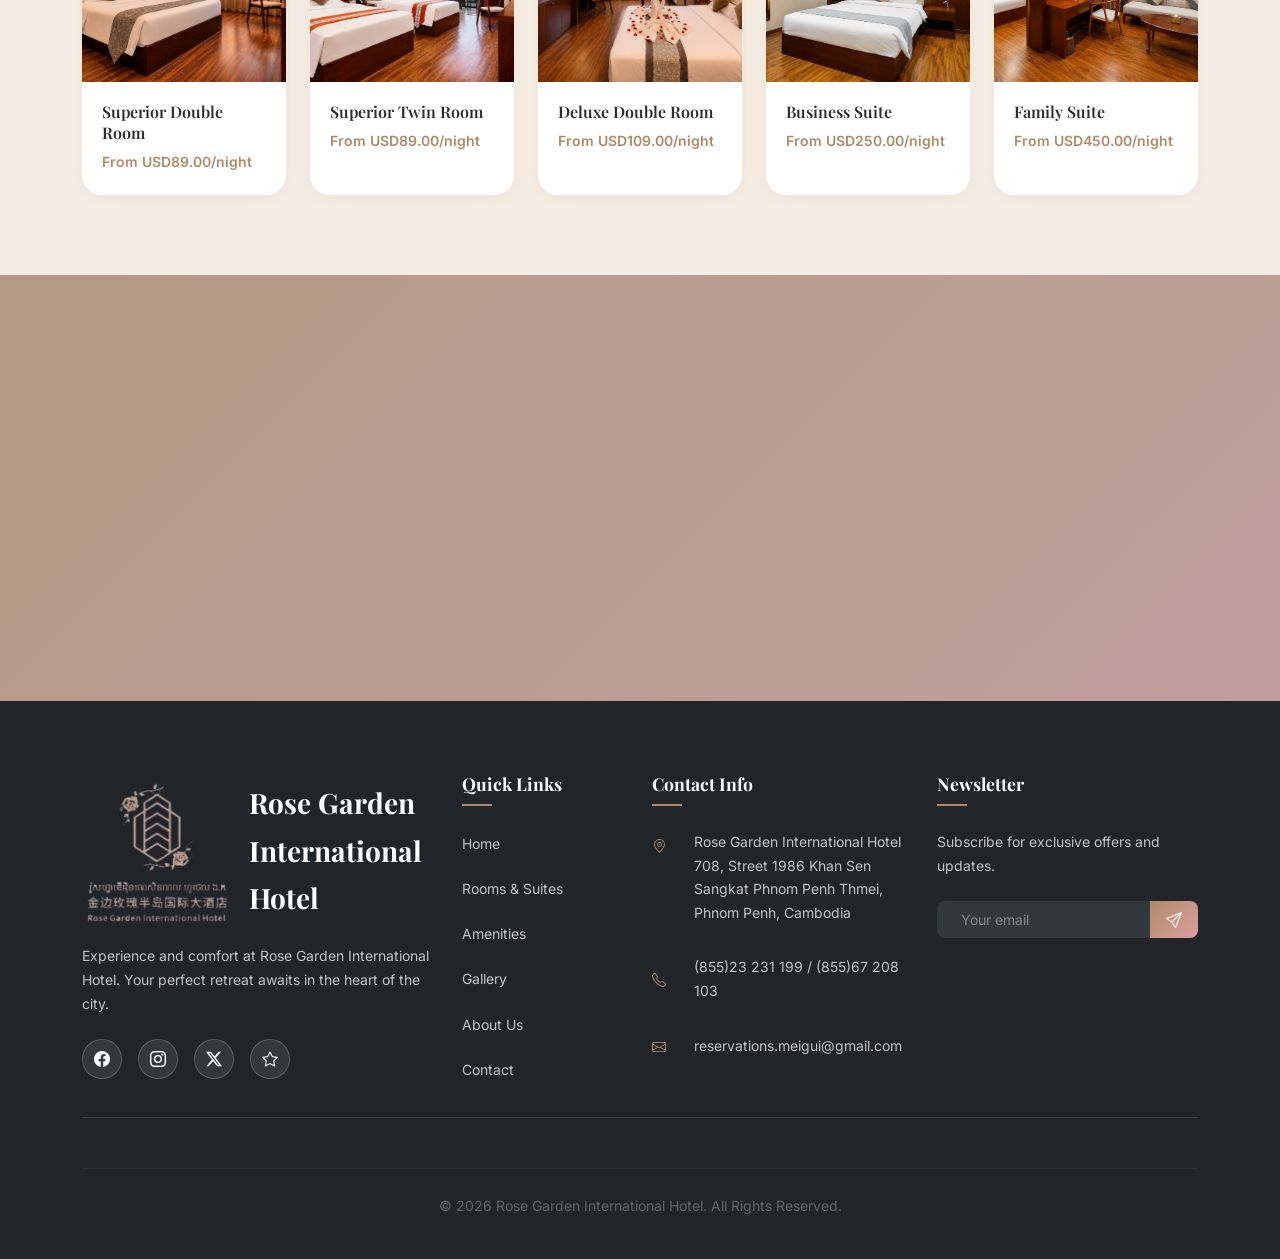
<file: rooms/deluxe-twin.html>
<!DOCTYPE html>
<html lang="en">
<head>
  <meta charset="UTF-8">
  <meta name="viewport" content="width=device-width, initial-scale=1.0">
  <title>Deluxe Twin Room | Rose Garden International Hotel</title>

  <!-- Bootstrap 5.3 CSS CDN -->
  <link href="https://cdn.jsdelivr.net/npm/bootstrap@5.3.3/dist/css/bootstrap.min.css" rel="stylesheet">
  <!-- Bootstrap Icons CDN -->
  <link href="https://cdn.jsdelivr.net/npm/bootstrap-icons@1.11.3/font/bootstrap-icons.min.css" rel="stylesheet">

  <!-- Custom CSS -->
  <link rel="stylesheet" href="../css/style.css">
</head>
<body>

  <!-- Preloader -->
  <div class="preloader">
    <div class="preloader-spinner"></div>
  </div>

  <!-- Navbar -->
  <nav class="navbar navbar-expand-lg navbar-custom navbar-inner fixed-top">
    <div class="container">
      <a class="navbar-brand" href="../index.html">
        <span class="brand-icon"><img src="../images/logo.png" alt="Rose Garden International Hotel Logo" class="img-fluid"></span>
        Rose Garden International Hotel
      </a>
      <button class="navbar-toggler" type="button" data-bs-toggle="collapse" data-bs-target="#navbarNav">
        <span class="navbar-toggler-icon"></span>
      </button>
      <div class="collapse navbar-collapse justify-content-end" id="navbarNav">
        <ul class="navbar-nav align-items-center gap-1">
          <li class="nav-item"><a class="nav-link" href="../index.html">Home</a></li>
          <li class="nav-item"><a class="nav-link active" href="../rooms.html">Rooms</a></li>
          <li class="nav-item"><a class="nav-link" href="../amenities.html">Amenities</a></li>
          <li class="nav-item"><a class="nav-link" href="../gallery.html">Gallery</a></li>
          <li class="nav-item"><a class="nav-link" href="../about.html">About</a></li>
          <li class="nav-item"><a class="nav-link" href="../contact.html">Contact</a></li>
          <li class="nav-item ms-2"><a class="btn btn-book" href="../contact.html">Book Now</a></li>
        </ul>
      </div>
    </div>
  </nav>

  <!-- Room Detail Hero -->
  <section class="room-detail-hero">
    <img src="../images/rooms/deluxetwin/bedroom.png" alt="Deluxe Twin Room" class="room-detail-hero-img">
    <div class="room-detail-hero-overlay"></div>
    <div class="room-detail-hero-content">
      <div class="container">
        <ul class="breadcrumb-custom mb-4">
          <li><a href="../index.html">Home</a></li>
          <li><a href="../rooms.html">Rooms</a></li>
          <li>Deluxe Twin Room</li>
        </ul>
        <h1>Deluxe Twin Room</h1>
        <span class="room-hero-price">From USD109.00 / night</span>
        <div class="room-detail-specs">
          <div class="spec-item">
            <i class="bi bi-arrows-fullscreen"></i>
            <span>42m²</span>
          </div>
          <div class="spec-item">
            <i class="bi bi-house-door"></i>
            <span>Twin Beds</span>
          </div>
          <div class="spec-item">
            <i class="bi bi-binoculars"></i>
            <span>City View</span>
          </div>
          <div class="spec-item">
            <i class="bi bi-people"></i>
            <span>Max 2 Guests</span>
          </div>
        </div>
      </div>
    </div>
  </section>

  <!-- Room Detail Body -->
  <section class="room-detail-body">
    <div class="container">
      <div class="row g-5">

        <!-- Left Column: Description -->
        <div class="col-lg-8 reveal">
          <div class="room-detail-description">
            <h2>A Perfect Retreat for Every Traveler</h2>
            <p>The Deluxe Twin Room at Rose Garden International Hotel combines the spacious elegance of our Deluxe category with the flexibility of twin sleeping arrangements. Spanning 42m² of refined living space, this room features two plush twin beds outfitted with premium Egyptian cotton linens, offering the perfect accommodation for friends, colleagues, or family members who prefer separate beds without compromising on luxury. Floor-to-ceiling windows reveal panoramic views of Phnom Penh's captivating cityscape.</p>
            <p>Designed with meticulous attention to detail, the Deluxe Twin Room showcases warm wood accents, rich textures, and sophisticated lighting that create an inviting yet refined atmosphere. The expansive marble bathroom features both a rain shower and a deep soaking bathtub, premium bath amenities, heated towel rails, and illuminated vanity mirrors — providing a spa-inspired retreat within the comfort of your room.</p>
            <p>Modern conveniences abound with complimentary high-speed WiFi, a 50-inch smart TV with premium streaming services, Bluetooth speakers, and a Nespresso coffee machine. The dedicated executive work desk ensures productivity when needed, while 24-hour room service, twice-daily housekeeping, and personalized turndown service guarantee that every moment of your stay is effortlessly comfortable and memorable.</p>
          </div>
        </div>

        <!-- Right Column: Booking Info Card -->
        <div class="col-lg-4 reveal">
          <div class="room-info-card">
            <div class="price-display">
              <span class="price-amount">USD109.00</span>
              <span class="price-period">per night</span>
            </div>
            <ul class="room-specs-list">
              <li>
                <i class="bi bi-arrows-fullscreen"></i>
                <span class="spec-label">Size</span>
                <span class="spec-value">42m²</span>
              </li>
              <li>
                <i class="bi bi-house-door"></i>
                <span class="spec-label">Bed</span>
                <span class="spec-value">Twin Beds</span>
              </li>
              <li>
                <i class="bi bi-binoculars"></i>
                <span class="spec-label">View</span>
                <span class="spec-value">City View</span>
              </li>
              <li>
                <i class="bi bi-people"></i>
                <span class="spec-label">Guests</span>
                <span class="spec-value">Max 2</span>
              </li>
              <li>
                <i class="bi bi-check-circle"></i>
                <span class="spec-label">Breakfast</span>
                <span class="spec-value">Included</span>
              </li>
              <li>
                <i class="bi bi-wifi"></i>
                <span class="spec-label">WiFi</span>
                <span class="spec-value">Free</span>
              </li>
            </ul>
            <a href="../contact.html" class="btn btn-primary-custom w-100 justify-content-center">
              <i class="bi bi-calendar-check"></i> Book Now
            </a>
          </div>
        </div>

      </div>
    </div>
  </section>

  <!-- Room Amenities Section -->
  <section class="room-amenities-section">
    <div class="container">
      <div class="text-center mb-5 reveal">
        <span class="section-badge">In-Room Amenities</span>
        <h2 class="section-title">Everything You Need</h2>
        <p class="section-subtitle">Our Deluxe Twin Room is equipped with modern comforts to ensure a memorable stay.</p>
      </div>
      <div class="room-amenities-grid reveal">
        <div class="room-amenity-item">
          <i class="bi bi-wifi"></i>
          <span>High-Speed WiFi</span>
        </div>
        <div class="room-amenity-item">
          <i class="bi bi-snow"></i>
          <span>Air Conditioning</span>
        </div>
        <div class="room-amenity-item">
          <i class="bi bi-tv"></i>
          <span>50" Smart TV</span>
        </div>
        <div class="room-amenity-item">
          <i class="bi bi-cup-straw"></i>
          <span>Minibar</span>
        </div>
        <div class="room-amenity-item">
          <i class="bi bi-safe"></i>
          <span>In-Room Safe</span>
        </div>
        <div class="room-amenity-item">
          <i class="bi bi-bell"></i>
          <span>24h Room Service</span>
        </div>
        <div class="room-amenity-item">
          <i class="bi bi-wind"></i>
          <span>Hair Dryer</span>
        </div>
        <div class="room-amenity-item">
          <i class="bi bi-cup-hot"></i>
          <span>Nespresso Machine</span>
        </div>
        <div class="room-amenity-item">
          <i class="bi bi-stars"></i>
          <span>Twice-Daily Housekeeping</span>
        </div>
        <div class="room-amenity-item">
          <i class="bi bi-thermometer-half"></i>
          <span>Iron & Ironing Board</span>
        </div>
        <div class="room-amenity-item">
          <i class="bi bi-person-arms-up"></i>
          <span>Bathrobes</span>
        </div>
        <div class="room-amenity-item">
          <i class="bi bi-footprints"></i>
          <span>Slippers</span>
        </div>
        <div class="room-amenity-item">
          <i class="bi bi-droplet"></i>
          <span>Rain Shower & Bathtub</span>
        </div>
        <div class="room-amenity-item">
          <i class="bi bi-briefcase"></i>
          <span>Executive Work Desk</span>
        </div>
        <div class="room-amenity-item">
          <i class="bi bi-speaker"></i>
          <span>Bluetooth Speaker</span>
        </div>
      </div>
    </div>
  </section>

  <!-- Room Highlights Section -->
  <section class="room-highlights-section">
    <div class="container">
      <div class="text-center mb-5 reveal">
        <span class="section-badge">Why Choose This Room</span>
        <h2 class="section-title">Room Highlights</h2>
        <p class="section-subtitle">Discover what makes the Deluxe Twin Room the perfect choice for your Phnom Penh stay.</p>
      </div>
      <div class="row g-4">
        <div class="col-lg-3 col-md-6 reveal reveal-delay-1">
          <div class="room-highlight-card">
            <div class="highlight-icon">
              <i class="bi bi-people"></i>
            </div>
            <h5>Twin Bed Luxury</h5>
            <p>Two plush twin beds with Egyptian cotton linens, offering premium comfort and personal space for each guest without compromise.</p>
          </div>
        </div>
        <div class="col-lg-3 col-md-6 reveal reveal-delay-2">
          <div class="room-highlight-card">
            <div class="highlight-icon">
              <i class="bi bi-arrows-fullscreen"></i>
            </div>
            <h5>Deluxe Space</h5>
            <p>A generous 42m² of elegantly designed living space with warm wood accents, rich textures, and sophisticated ambiance.</p>
          </div>
        </div>
        <div class="col-lg-3 col-md-6 reveal reveal-delay-3">
          <div class="room-highlight-card">
            <div class="highlight-icon">
              <i class="bi bi-droplet"></i>
            </div>
            <h5>Spa Bathroom</h5>
            <p>Marble bathroom with rain shower, soaking tub, heated towel rails, and premium amenities for a rejuvenating spa experience.</p>
          </div>
        </div>
        <div class="col-lg-3 col-md-6 reveal reveal-delay-4">
          <div class="room-highlight-card">
            <div class="highlight-icon">
              <i class="bi bi-laptop"></i>
            </div>
            <h5>Work & Play</h5>
            <p>Executive work desk, 50-inch smart TV with streaming, Bluetooth speaker, and Nespresso machine for the ultimate work-life balance.</p>
          </div>
        </div>
      </div>
    </div>
  </section>

  <!-- Other Rooms Section -->
  <section class="other-rooms-section">
    <div class="container">
      <div class="text-center mb-5 reveal">
        <span class="section-badge">Explore More</span>
        <h2 class="section-title">Other Rooms & Suites</h2>
        <p class="section-subtitle">Discover our full range of accommodations tailored to every type of traveler.</p>
      </div>
      <div class="row g-4">
        <div class="col-lg col-md-6 col-sm-6 reveal reveal-delay-1">
          <a href="superior-double.html" class="other-room-card">
            <div class="other-room-img">
              <img src="../images/rooms/superiordouble/bedroom.png" alt="Superior Double Room">
            </div>
            <div class="other-room-info">
              <h5>Superior Double Room</h5>
              <span class="other-room-price">From USD89.00/night</span>
            </div>
          </a>
        </div>
        <div class="col-lg col-md-6 col-sm-6 reveal reveal-delay-2">
          <a href="superior-twin.html" class="other-room-card">
            <div class="other-room-img">
              <img src="../images/rooms/superiortwin/bedroom.png" alt="Superior Twin Room">
            </div>
            <div class="other-room-info">
              <h5>Superior Twin Room</h5>
              <span class="other-room-price">From USD89.00/night</span>
            </div>
          </a>
        </div>
        <div class="col-lg col-md-6 col-sm-6 reveal reveal-delay-3">
          <a href="deluxe-double.html" class="other-room-card">
            <div class="other-room-img">
              <img src="../images/rooms/deluxedouble/bedroom.png" alt="Deluxe Double Room">
            </div>
            <div class="other-room-info">
              <h5>Deluxe Double Room</h5>
              <span class="other-room-price">From USD109.00/night</span>
            </div>
          </a>
        </div>
        <div class="col-lg col-md-6 col-sm-6 reveal reveal-delay-4">
          <a href="business-suite.html" class="other-room-card">
            <div class="other-room-img">
              <img src="../images/rooms/businesssuite/bedroom.png" alt="Business Suite">
            </div>
            <div class="other-room-info">
              <h5>Business Suite</h5>
              <span class="other-room-price">From USD250.00/night</span>
            </div>
          </a>
        </div>
        <div class="col-lg col-md-6 col-sm-6 reveal reveal-delay-1">
          <a href="family-suite.html" class="other-room-card">
            <div class="other-room-img">
              <img src="../images/rooms/familysuite/bedroom.png" alt="Family Suite">
            </div>
            <div class="other-room-info">
              <h5>Family Suite</h5>
              <span class="other-room-price">From USD450.00/night</span>
            </div>
          </a>
        </div>
      </div>
    </div>
  </section>

  <!-- CTA Section -->
  <section class="cta-section position-relative py-5 text-white text-center" style="background-image: url('../images/FrontSide1.png'); background-size: cover; background-position: center; background-attachment: fixed;">
    <div class="cta-section-bg position-absolute top-0 start-0 w-100 h-100 bg-dark opacity-75"></div>
    <div class="container position-relative cta-content py-5 z-1 reveal">
      <h2 class="display-4 fw-bold mb-4">Ready to Book Your Stay?</h2>
      <p class="lead mb-5 mx-auto" style="max-width: 700px;">Reserve your Deluxe Twin Room today and discover the perfect combination of twin-bed flexibility, deluxe amenities, and warm Cambodian hospitality.</p>
      <a href="../contact.html" class="btn btn-primary-custom btn-lg px-5 py-3 fw-bold text-uppercase" style="letter-spacing: 1px;">Book Now</a>
    </div>
  </section>

  <!-- Footer -->
  <footer class="footer bg-dark text-white pt-5 pb-3">
    <div class="container pt-4">
      <div class="row g-4 mb-4">
        <div class="col-lg-4 col-md-6">
          <div class="footer-brand fs-3 fw-bold mb-3"><span class="brand-icon text-primary-custom me-2"><img src="../images/logo.png" alt="Rose Garden International Hotel Logo" class="img-fluid"></span> Rose Garden International Hotel</div>
          <p class="text-light opacity-75 mb-4">Experience and comfort at Rose Garden International Hotel. Your perfect retreat awaits in the heart of the city.</p>
          <div class="footer-social d-flex gap-3">
            <a href="#" aria-label="Facebook" class="text-white bg-secondary bg-opacity-25 rounded-circle d-flex align-items-center justify-content-center transition-hover" style="width: 40px; height: 40px;"><i class="bi bi-facebook"></i></a>
            <a href="#" aria-label="Instagram" class="text-white bg-secondary bg-opacity-25 rounded-circle d-flex align-items-center justify-content-center transition-hover" style="width: 40px; height: 40px;"><i class="bi bi-instagram"></i></a>
            <a href="#" aria-label="Twitter" class="text-white bg-secondary bg-opacity-25 rounded-circle d-flex align-items-center justify-content-center transition-hover" style="width: 40px; height: 40px;"><i class="bi bi-twitter-x"></i></a>
            <a href="#" aria-label="TripAdvisor" class="text-white bg-secondary bg-opacity-25 rounded-circle d-flex align-items-center justify-content-center transition-hover" style="width: 40px; height: 40px;"><i class="bi bi-star"></i></a>
          </div>
        </div>
        <div class="col-lg-2 col-md-6">
          <h5 class="fw-bold mb-4">Quick Links</h5>
          <ul class="footer-links list-unstyled mb-0 d-flex flex-column gap-2">
            <li><a href="../index.html" class="text-light opacity-75 text-decoration-none transition-hover">Home</a></li>
            <li><a href="../rooms.html" class="text-light opacity-75 text-decoration-none transition-hover">Rooms & Suites</a></li>
            <li><a href="../amenities.html" class="text-light opacity-75 text-decoration-none transition-hover">Amenities</a></li>
            <li><a href="../gallery.html" class="text-light opacity-75 text-decoration-none transition-hover">Gallery</a></li>
            <li><a href="../about.html" class="text-light opacity-75 text-decoration-none transition-hover">About Us</a></li>
            <li><a href="../contact.html" class="text-light opacity-75 text-decoration-none transition-hover">Contact</a></li>
          </ul>
        </div>
        <div class="col-lg-3 col-md-6">
          <h5 class="fw-bold mb-4">Contact Info</h5>
          <ul class="footer-contact list-unstyled mb-0 d-flex flex-column gap-3">
            <li class="d-flex align-items-start"><i class="bi bi-geo-alt text-primary-custom mt-1 me-3"></i><span class="text-light opacity-75">Rose Garden International Hotel 708, Street 1986 Khan Sen Sangkat Phnom Penh Thmei,<br>Phnom Penh, Cambodia</span></li>
            <li class="d-flex align-items-center"><i class="bi bi-telephone text-primary-custom me-3"></i><span class="text-light opacity-75">(855)23 231 199 / (855)67 208 103</span></li>
            <li class="d-flex align-items-center"><i class="bi bi-envelope text-primary-custom me-3"></i><span class="text-light opacity-75">reservations.meigui@gmail.com</span></li>
          </ul>
        </div>
        <div class="col-lg-3 col-md-6">
          <h5 class="fw-bold mb-4">Newsletter</h5>
          <p class="text-light opacity-75 mb-4">Subscribe for exclusive offers and updates.</p>
          <form class="newsletter-form d-flex position-relative">
            <input type="email" class="form-control bg-secondary bg-opacity-25 border-0 text-white px-4 py-2 pe-5" placeholder="Your email" aria-label="Email for newsletter" required>
            <button type="submit" class="btn btn-primary-custom position-absolute top-0 end-0 h-100 rounded-start-0 px-3"><i class="bi bi-send"></i></button>
          </form>
        </div>
      </div>
      <hr class="border-secondary opacity-25 mb-4">
      <div class="footer-bottom text-center text-light opacity-50 small">
        <p class="mb-0">&copy; 2026 Rose Garden International Hotel. All Rights Reserved.</p>
      </div>
    </div>
  </footer>

  <!-- Scroll to Top -->
  <button class="scroll-top position-fixed bottom-0 end-0 m-4 btn btn-primary-custom rounded-circle shadow" style="width: 45px; height: 45px; display: none; z-index: 1000;" aria-label="Scroll to top">
    <i class="bi bi-chevron-up"></i>
  </button>

  <!-- Scripts -->
  <script src="https://cdn.jsdelivr.net/npm/bootstrap@5.3.3/dist/js/bootstrap.bundle.min.js"></script>
  <script src="../js/main.js"></script>
</body>
</html>
</file>
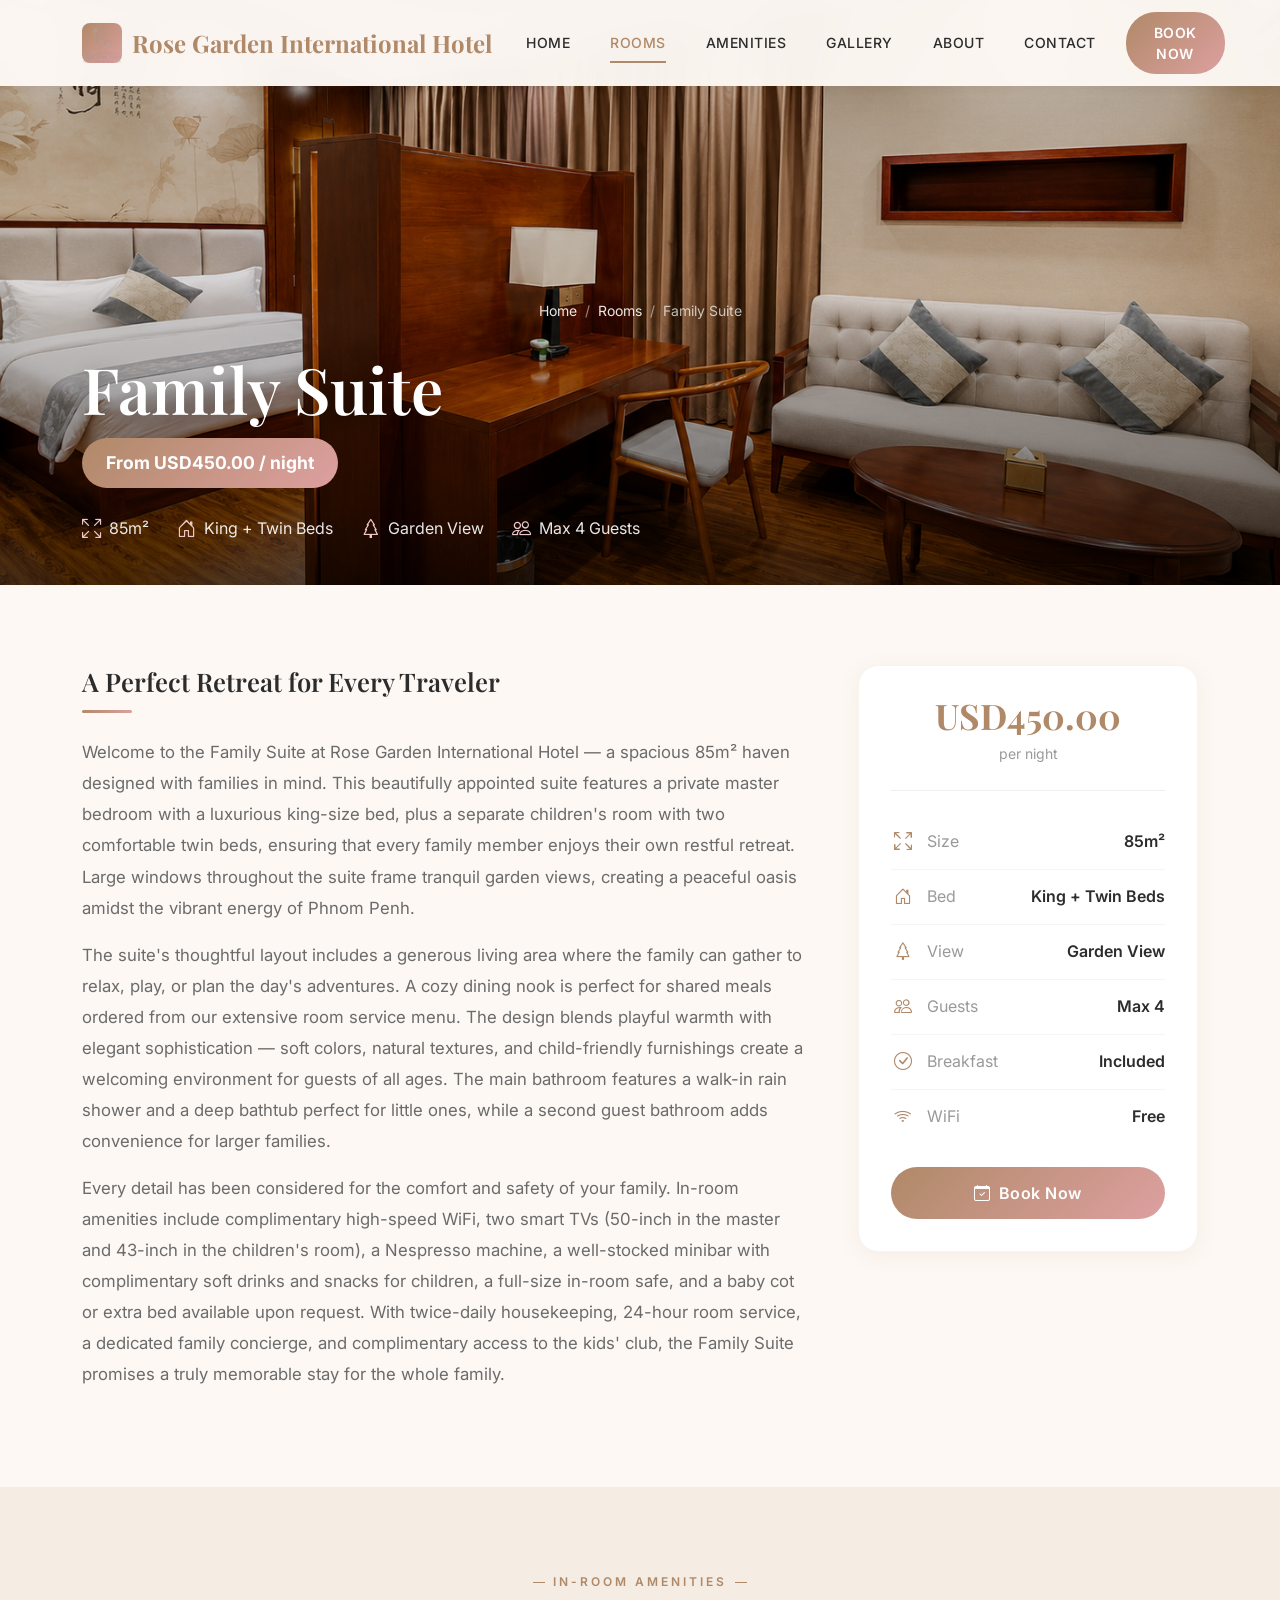
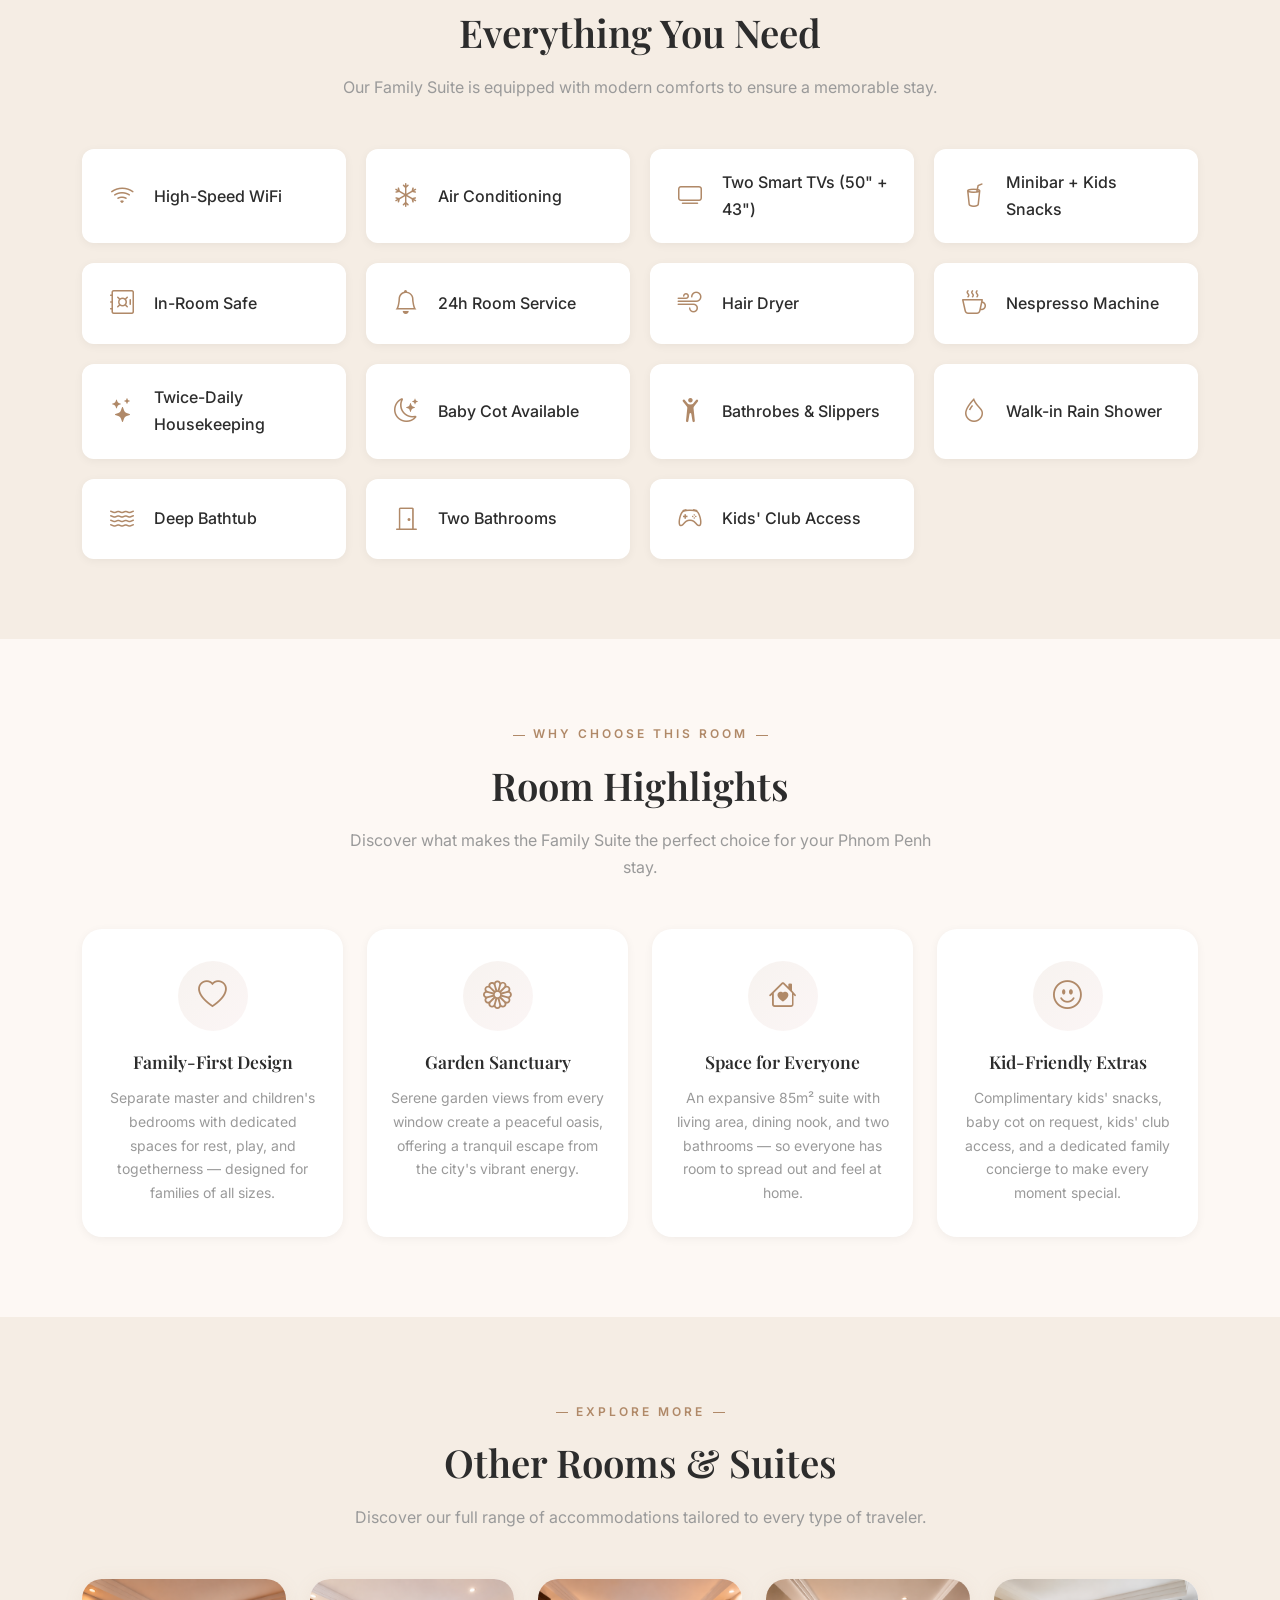
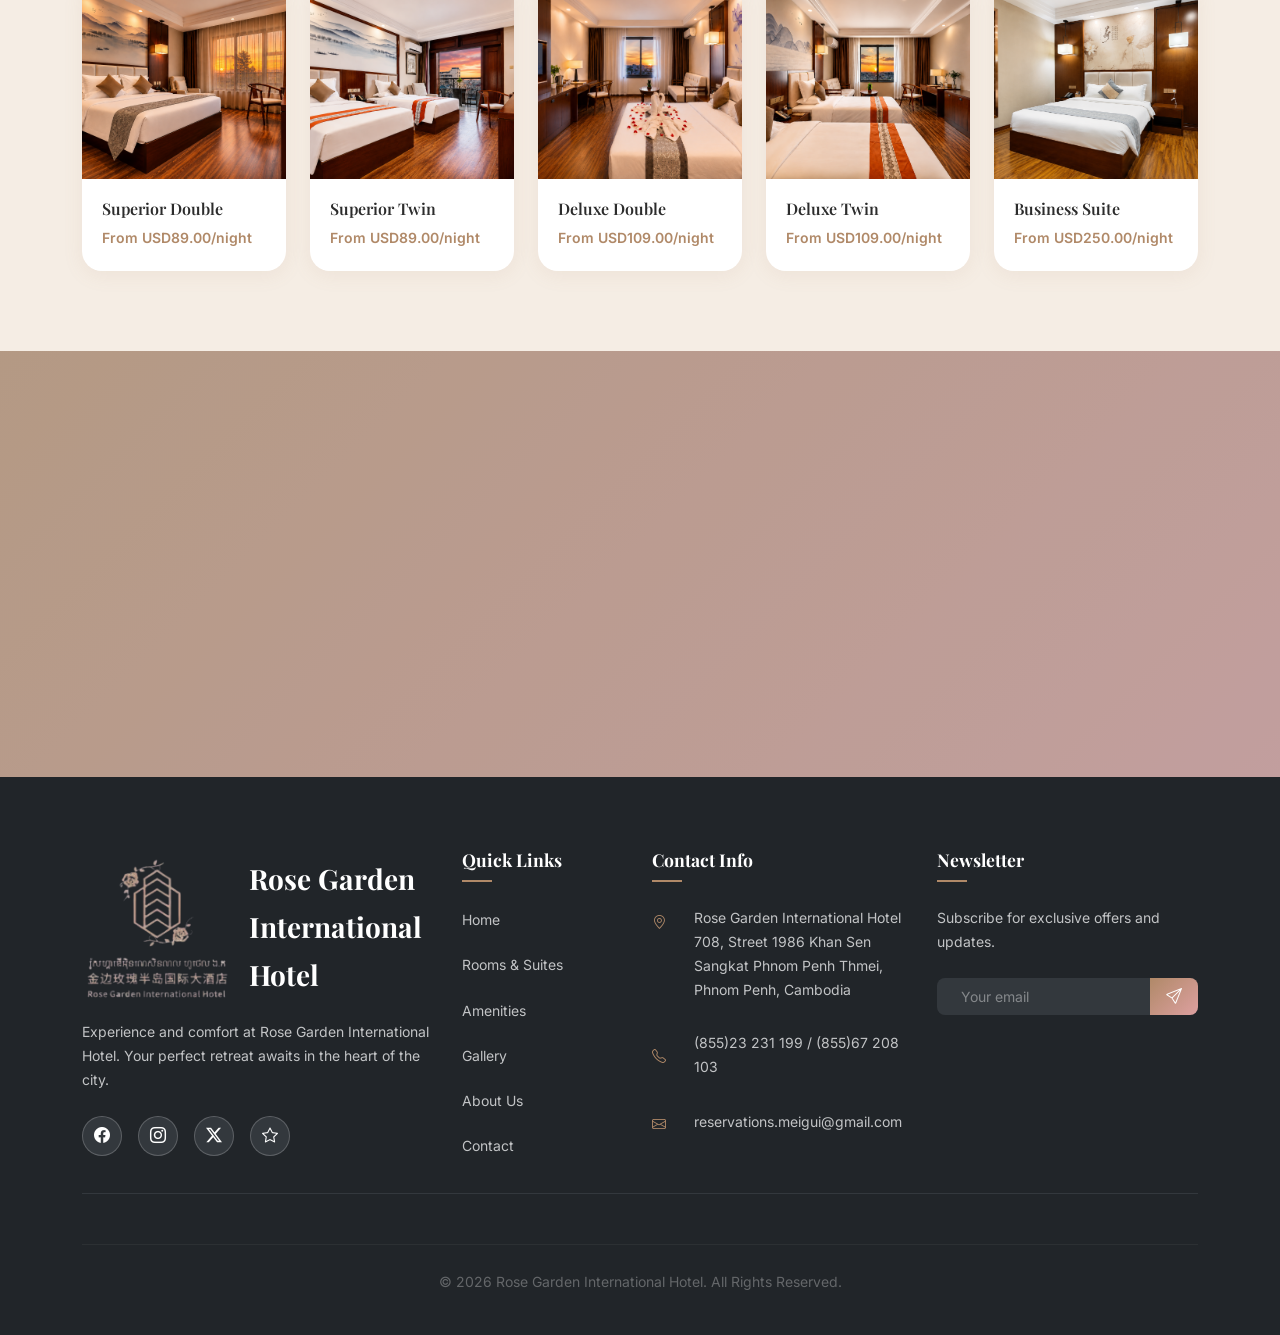
<file: rooms/family-suite.html>
<!DOCTYPE html>
<html lang="en">
<head>
  <meta charset="UTF-8">
  <meta name="viewport" content="width=device-width, initial-scale=1.0">
  <title>Family Suite | Rose Garden International Hotel</title>

  <!-- Bootstrap 5.3 CSS CDN -->
  <link href="https://cdn.jsdelivr.net/npm/bootstrap@5.3.3/dist/css/bootstrap.min.css" rel="stylesheet">
  <!-- Bootstrap Icons CDN -->
  <link href="https://cdn.jsdelivr.net/npm/bootstrap-icons@1.11.3/font/bootstrap-icons.min.css" rel="stylesheet">

  <!-- Custom CSS -->
  <link rel="stylesheet" href="../css/style.css">
</head>
<body>

  <!-- Preloader -->
  <div class="preloader">
    <div class="preloader-spinner"></div>
  </div>

  <!-- Navbar -->
  <nav class="navbar navbar-expand-lg navbar-custom navbar-inner fixed-top">
    <div class="container">
      <a class="navbar-brand" href="../index.html">
        <span class="brand-icon"><img src="../images/logo.png" alt="Rose Garden International Hotel Logo" class="img-fluid"></span>
        Rose Garden International Hotel
      </a>
      <button class="navbar-toggler" type="button" data-bs-toggle="collapse" data-bs-target="#navbarNav">
        <span class="navbar-toggler-icon"></span>
      </button>
      <div class="collapse navbar-collapse justify-content-end" id="navbarNav">
        <ul class="navbar-nav align-items-center gap-1">
          <li class="nav-item"><a class="nav-link" href="../index.html">Home</a></li>
          <li class="nav-item"><a class="nav-link active" href="../rooms.html">Rooms</a></li>
          <li class="nav-item"><a class="nav-link" href="../amenities.html">Amenities</a></li>
          <li class="nav-item"><a class="nav-link" href="../gallery.html">Gallery</a></li>
          <li class="nav-item"><a class="nav-link" href="../about.html">About</a></li>
          <li class="nav-item"><a class="nav-link" href="../contact.html">Contact</a></li>
          <li class="nav-item ms-2"><a class="btn btn-book" href="../contact.html">Book Now</a></li>
        </ul>
      </div>
    </div>
  </nav>

  <!-- Room Detail Hero -->
  <section class="room-detail-hero">
    <img src="../images/rooms/familysuite/bedroom.png" alt="Family Suite" class="room-detail-hero-img">
    <div class="room-detail-hero-overlay"></div>
    <div class="room-detail-hero-content">
      <div class="container">
        <ul class="breadcrumb-custom mb-4">
          <li><a href="../index.html">Home</a></li>
          <li><a href="../rooms.html">Rooms</a></li>
          <li>Family Suite</li>
        </ul>
        <h1>Family Suite</h1>
        <span class="room-hero-price">From USD450.00 / night</span>
        <div class="room-detail-specs">
          <div class="spec-item">
            <i class="bi bi-arrows-fullscreen"></i>
            <span>85m²</span>
          </div>
          <div class="spec-item">
            <i class="bi bi-house-door"></i>
            <span>King + Twin Beds</span>
          </div>
          <div class="spec-item">
            <i class="bi bi-tree"></i>
            <span>Garden View</span>
          </div>
          <div class="spec-item">
            <i class="bi bi-people"></i>
            <span>Max 4 Guests</span>
          </div>
        </div>
      </div>
    </div>
  </section>

  <!-- Room Detail Body -->
  <section class="room-detail-body">
    <div class="container">
      <div class="row g-5">

        <!-- Left Column: Description -->
        <div class="col-lg-8 reveal">
          <div class="room-detail-description">
            <h2>A Perfect Retreat for Every Traveler</h2>
            <p>Welcome to the Family Suite at Rose Garden International Hotel — a spacious 85m² haven designed with families in mind. This beautifully appointed suite features a private master bedroom with a luxurious king-size bed, plus a separate children's room with two comfortable twin beds, ensuring that every family member enjoys their own restful retreat. Large windows throughout the suite frame tranquil garden views, creating a peaceful oasis amidst the vibrant energy of Phnom Penh.</p>
            <p>The suite's thoughtful layout includes a generous living area where the family can gather to relax, play, or plan the day's adventures. A cozy dining nook is perfect for shared meals ordered from our extensive room service menu. The design blends playful warmth with elegant sophistication — soft colors, natural textures, and child-friendly furnishings create a welcoming environment for guests of all ages. The main bathroom features a walk-in rain shower and a deep bathtub perfect for little ones, while a second guest bathroom adds convenience for larger families.</p>
            <p>Every detail has been considered for the comfort and safety of your family. In-room amenities include complimentary high-speed WiFi, two smart TVs (50-inch in the master and 43-inch in the children's room), a Nespresso machine, a well-stocked minibar with complimentary soft drinks and snacks for children, a full-size in-room safe, and a baby cot or extra bed available upon request. With twice-daily housekeeping, 24-hour room service, a dedicated family concierge, and complimentary access to the kids' club, the Family Suite promises a truly memorable stay for the whole family.</p>
          </div>
        </div>

        <!-- Right Column: Booking Info Card -->
        <div class="col-lg-4 reveal">
          <div class="room-info-card">
            <div class="price-display">
              <span class="price-amount">USD450.00</span>
              <span class="price-period">per night</span>
            </div>
            <ul class="room-specs-list">
              <li>
                <i class="bi bi-arrows-fullscreen"></i>
                <span class="spec-label">Size</span>
                <span class="spec-value">85m²</span>
              </li>
              <li>
                <i class="bi bi-house-door"></i>
                <span class="spec-label">Bed</span>
                <span class="spec-value">King + Twin Beds</span>
              </li>
              <li>
                <i class="bi bi-tree"></i>
                <span class="spec-label">View</span>
                <span class="spec-value">Garden View</span>
              </li>
              <li>
                <i class="bi bi-people"></i>
                <span class="spec-label">Guests</span>
                <span class="spec-value">Max 4</span>
              </li>
              <li>
                <i class="bi bi-check-circle"></i>
                <span class="spec-label">Breakfast</span>
                <span class="spec-value">Included</span>
              </li>
              <li>
                <i class="bi bi-wifi"></i>
                <span class="spec-label">WiFi</span>
                <span class="spec-value">Free</span>
              </li>
            </ul>
            <a href="../contact.html" class="btn btn-primary-custom w-100 justify-content-center">
              <i class="bi bi-calendar-check"></i> Book Now
            </a>
          </div>
        </div>

      </div>
    </div>
  </section>

  <!-- Room Amenities Section -->
  <section class="room-amenities-section">
    <div class="container">
      <div class="text-center mb-5 reveal">
        <span class="section-badge">In-Room Amenities</span>
        <h2 class="section-title">Everything You Need</h2>
        <p class="section-subtitle">Our Family Suite is equipped with modern comforts to ensure a memorable stay.</p>
      </div>
      <div class="room-amenities-grid reveal">
        <div class="room-amenity-item">
          <i class="bi bi-wifi"></i>
          <span>High-Speed WiFi</span>
        </div>
        <div class="room-amenity-item">
          <i class="bi bi-snow"></i>
          <span>Air Conditioning</span>
        </div>
        <div class="room-amenity-item">
          <i class="bi bi-tv"></i>
          <span>Two Smart TVs (50" + 43")</span>
        </div>
        <div class="room-amenity-item">
          <i class="bi bi-cup-straw"></i>
          <span>Minibar + Kids Snacks</span>
        </div>
        <div class="room-amenity-item">
          <i class="bi bi-safe"></i>
          <span>In-Room Safe</span>
        </div>
        <div class="room-amenity-item">
          <i class="bi bi-bell"></i>
          <span>24h Room Service</span>
        </div>
        <div class="room-amenity-item">
          <i class="bi bi-wind"></i>
          <span>Hair Dryer</span>
        </div>
        <div class="room-amenity-item">
          <i class="bi bi-cup-hot"></i>
          <span>Nespresso Machine</span>
        </div>
        <div class="room-amenity-item">
          <i class="bi bi-stars"></i>
          <span>Twice-Daily Housekeeping</span>
        </div>
        <div class="room-amenity-item">
          <i class="bi bi-moon-stars"></i>
          <span>Baby Cot Available</span>
        </div>
        <div class="room-amenity-item">
          <i class="bi bi-person-arms-up"></i>
          <span>Bathrobes & Slippers</span>
        </div>
        <div class="room-amenity-item">
          <i class="bi bi-droplet"></i>
          <span>Walk-in Rain Shower</span>
        </div>
        <div class="room-amenity-item">
          <i class="bi bi-water"></i>
          <span>Deep Bathtub</span>
        </div>
        <div class="room-amenity-item">
          <i class="bi bi-door-closed"></i>
          <span>Two Bathrooms</span>
        </div>
        <div class="room-amenity-item">
          <i class="bi bi-controller"></i>
          <span>Kids' Club Access</span>
        </div>
      </div>
    </div>
  </section>

  <!-- Room Highlights Section -->
  <section class="room-highlights-section">
    <div class="container">
      <div class="text-center mb-5 reveal">
        <span class="section-badge">Why Choose This Room</span>
        <h2 class="section-title">Room Highlights</h2>
        <p class="section-subtitle">Discover what makes the Family Suite the perfect choice for your Phnom Penh stay.</p>
      </div>
      <div class="row g-4">
        <div class="col-lg-3 col-md-6 reveal reveal-delay-1">
          <div class="room-highlight-card">
            <div class="highlight-icon">
              <i class="bi bi-heart"></i>
            </div>
            <h5>Family-First Design</h5>
            <p>Separate master and children's bedrooms with dedicated spaces for rest, play, and togetherness — designed for families of all sizes.</p>
          </div>
        </div>
        <div class="col-lg-3 col-md-6 reveal reveal-delay-2">
          <div class="room-highlight-card">
            <div class="highlight-icon">
              <i class="bi bi-flower1"></i>
            </div>
            <h5>Garden Sanctuary</h5>
            <p>Serene garden views from every window create a peaceful oasis, offering a tranquil escape from the city's vibrant energy.</p>
          </div>
        </div>
        <div class="col-lg-3 col-md-6 reveal reveal-delay-3">
          <div class="room-highlight-card">
            <div class="highlight-icon">
              <i class="bi bi-house-heart"></i>
            </div>
            <h5>Space for Everyone</h5>
            <p>An expansive 85m² suite with living area, dining nook, and two bathrooms — so everyone has room to spread out and feel at home.</p>
          </div>
        </div>
        <div class="col-lg-3 col-md-6 reveal reveal-delay-4">
          <div class="room-highlight-card">
            <div class="highlight-icon">
              <i class="bi bi-emoji-smile"></i>
            </div>
            <h5>Kid-Friendly Extras</h5>
            <p>Complimentary kids' snacks, baby cot on request, kids' club access, and a dedicated family concierge to make every moment special.</p>
          </div>
        </div>
      </div>
    </div>
  </section>

  <!-- Other Rooms Section -->
  <section class="other-rooms-section">
    <div class="container">
      <div class="text-center mb-5 reveal">
        <span class="section-badge">Explore More</span>
        <h2 class="section-title">Other Rooms & Suites</h2>
        <p class="section-subtitle">Discover our full range of accommodations tailored to every type of traveler.</p>
      </div>
      <div class="row g-4">
        <div class="col-lg col-md-6 col-sm-6 reveal reveal-delay-1">
          <a href="superior-double.html" class="other-room-card">
            <div class="other-room-img">
              <img src="../images/rooms/superiordouble/bedroom.png" alt="Superior Double">
            </div>
            <div class="other-room-info">
              <h5>Superior Double</h5>
              <span class="other-room-price">From USD89.00/night</span>
            </div>
          </a>
        </div>
        <div class="col-lg col-md-6 col-sm-6 reveal reveal-delay-2">
          <a href="superior-twin.html" class="other-room-card">
            <div class="other-room-img">
              <img src="../images/rooms/superiortwin/bedroom.png" alt="Superior Twin">
            </div>
            <div class="other-room-info">
              <h5>Superior Twin</h5>
              <span class="other-room-price">From USD89.00/night</span>
            </div>
          </a>
        </div>
        <div class="col-lg col-md-6 col-sm-6 reveal reveal-delay-3">
          <a href="deluxe-double.html" class="other-room-card">
            <div class="other-room-img">
              <img src="../images/rooms/deluxedouble/bedroom.png" alt="Deluxe Double">
            </div>
            <div class="other-room-info">
              <h5>Deluxe Double</h5>
              <span class="other-room-price">From USD109.00/night</span>
            </div>
          </a>
        </div>
        <div class="col-lg col-md-6 col-sm-6 reveal reveal-delay-4">
          <a href="deluxe-twin.html" class="other-room-card">
            <div class="other-room-img">
              <img src="../images/rooms/deluxetwin/bedroom.png" alt="Deluxe Twin">
            </div>
            <div class="other-room-info">
              <h5>Deluxe Twin</h5>
              <span class="other-room-price">From USD109.00/night</span>
            </div>
          </a>
        </div>
        <div class="col-lg col-md-6 col-sm-6 reveal reveal-delay-1">
          <a href="business-suite.html" class="other-room-card">
            <div class="other-room-img">
              <img src="../images/rooms/businesssuite/bedroom.png" alt="Business Suite">
            </div>
            <div class="other-room-info">
              <h5>Business Suite</h5>
              <span class="other-room-price">From USD250.00/night</span>
            </div>
          </a>
        </div>
      </div>
    </div>
  </section>

  <!-- CTA Section -->
  <section class="cta-section position-relative py-5 text-white text-center" style="background-image: url('../images/FrontSide1.png'); background-size: cover; background-position: center; background-attachment: fixed;">
    <div class="cta-section-bg position-absolute top-0 start-0 w-100 h-100 bg-dark opacity-75"></div>
    <div class="container position-relative cta-content py-5 z-1 reveal">
      <h2 class="display-4 fw-bold mb-4">Ready to Book Your Stay?</h2>
      <p class="lead mb-5 mx-auto" style="max-width: 700px;">Reserve your Family Suite today and create unforgettable memories with your loved ones in the heart of Phnom Penh.</p>
      <a href="../contact.html" class="btn btn-primary-custom btn-lg px-5 py-3 fw-bold text-uppercase" style="letter-spacing: 1px;">Book Now</a>
    </div>
  </section>

  <!-- Footer -->
  <footer class="footer bg-dark text-white pt-5 pb-3">
    <div class="container pt-4">
      <div class="row g-4 mb-4">
        <div class="col-lg-4 col-md-6">
          <div class="footer-brand fs-3 fw-bold mb-3"><span class="brand-icon text-primary-custom me-2"><img src="../images/logo.png" alt="Rose Garden International Hotel Logo" class="img-fluid"></span> Rose Garden International Hotel</div>
          <p class="text-light opacity-75 mb-4">Experience and comfort at Rose Garden International Hotel. Your perfect retreat awaits in the heart of the city.</p>
          <div class="footer-social d-flex gap-3">
            <a href="#" aria-label="Facebook" class="text-white bg-secondary bg-opacity-25 rounded-circle d-flex align-items-center justify-content-center transition-hover" style="width: 40px; height: 40px;"><i class="bi bi-facebook"></i></a>
            <a href="#" aria-label="Instagram" class="text-white bg-secondary bg-opacity-25 rounded-circle d-flex align-items-center justify-content-center transition-hover" style="width: 40px; height: 40px;"><i class="bi bi-instagram"></i></a>
            <a href="#" aria-label="Twitter" class="text-white bg-secondary bg-opacity-25 rounded-circle d-flex align-items-center justify-content-center transition-hover" style="width: 40px; height: 40px;"><i class="bi bi-twitter-x"></i></a>
            <a href="#" aria-label="TripAdvisor" class="text-white bg-secondary bg-opacity-25 rounded-circle d-flex align-items-center justify-content-center transition-hover" style="width: 40px; height: 40px;"><i class="bi bi-star"></i></a>
          </div>
        </div>
        <div class="col-lg-2 col-md-6">
          <h5 class="fw-bold mb-4">Quick Links</h5>
          <ul class="footer-links list-unstyled mb-0 d-flex flex-column gap-2">
            <li><a href="../index.html" class="text-light opacity-75 text-decoration-none transition-hover">Home</a></li>
            <li><a href="../rooms.html" class="text-light opacity-75 text-decoration-none transition-hover">Rooms & Suites</a></li>
            <li><a href="../amenities.html" class="text-light opacity-75 text-decoration-none transition-hover">Amenities</a></li>
            <li><a href="../gallery.html" class="text-light opacity-75 text-decoration-none transition-hover">Gallery</a></li>
            <li><a href="../about.html" class="text-light opacity-75 text-decoration-none transition-hover">About Us</a></li>
            <li><a href="../contact.html" class="text-light opacity-75 text-decoration-none transition-hover">Contact</a></li>
          </ul>
        </div>
        <div class="col-lg-3 col-md-6">
          <h5 class="fw-bold mb-4">Contact Info</h5>
          <ul class="footer-contact list-unstyled mb-0 d-flex flex-column gap-3">
            <li class="d-flex align-items-start"><i class="bi bi-geo-alt text-primary-custom mt-1 me-3"></i><span class="text-light opacity-75">Rose Garden International Hotel 708, Street 1986 Khan Sen Sangkat Phnom Penh Thmei,<br>Phnom Penh, Cambodia</span></li>
            <li class="d-flex align-items-center"><i class="bi bi-telephone text-primary-custom me-3"></i><span class="text-light opacity-75">(855)23 231 199 / (855)67 208 103</span></li>
            <li class="d-flex align-items-center"><i class="bi bi-envelope text-primary-custom me-3"></i><span class="text-light opacity-75">reservations.meigui@gmail.com</span></li>
          </ul>
        </div>
        <div class="col-lg-3 col-md-6">
          <h5 class="fw-bold mb-4">Newsletter</h5>
          <p class="text-light opacity-75 mb-4">Subscribe for exclusive offers and updates.</p>
          <form class="newsletter-form d-flex position-relative">
            <input type="email" class="form-control bg-secondary bg-opacity-25 border-0 text-white px-4 py-2 pe-5" placeholder="Your email" aria-label="Email for newsletter" required>
            <button type="submit" class="btn btn-primary-custom position-absolute top-0 end-0 h-100 rounded-start-0 px-3"><i class="bi bi-send"></i></button>
          </form>
        </div>
      </div>
      <hr class="border-secondary opacity-25 mb-4">
      <div class="footer-bottom text-center text-light opacity-50 small">
        <p class="mb-0">&copy; 2026 Rose Garden International Hotel. All Rights Reserved.</p>
      </div>
    </div>
  </footer>

  <!-- Scroll to Top -->
  <button class="scroll-top position-fixed bottom-0 end-0 m-4 btn btn-primary-custom rounded-circle shadow" style="width: 45px; height: 45px; display: none; z-index: 1000;" aria-label="Scroll to top">
    <i class="bi bi-chevron-up"></i>
  </button>

  <!-- Scripts -->
  <script src="https://cdn.jsdelivr.net/npm/bootstrap@5.3.3/dist/js/bootstrap.bundle.min.js"></script>
  <script src="../js/main.js"></script>
</body>
</html>
</file>
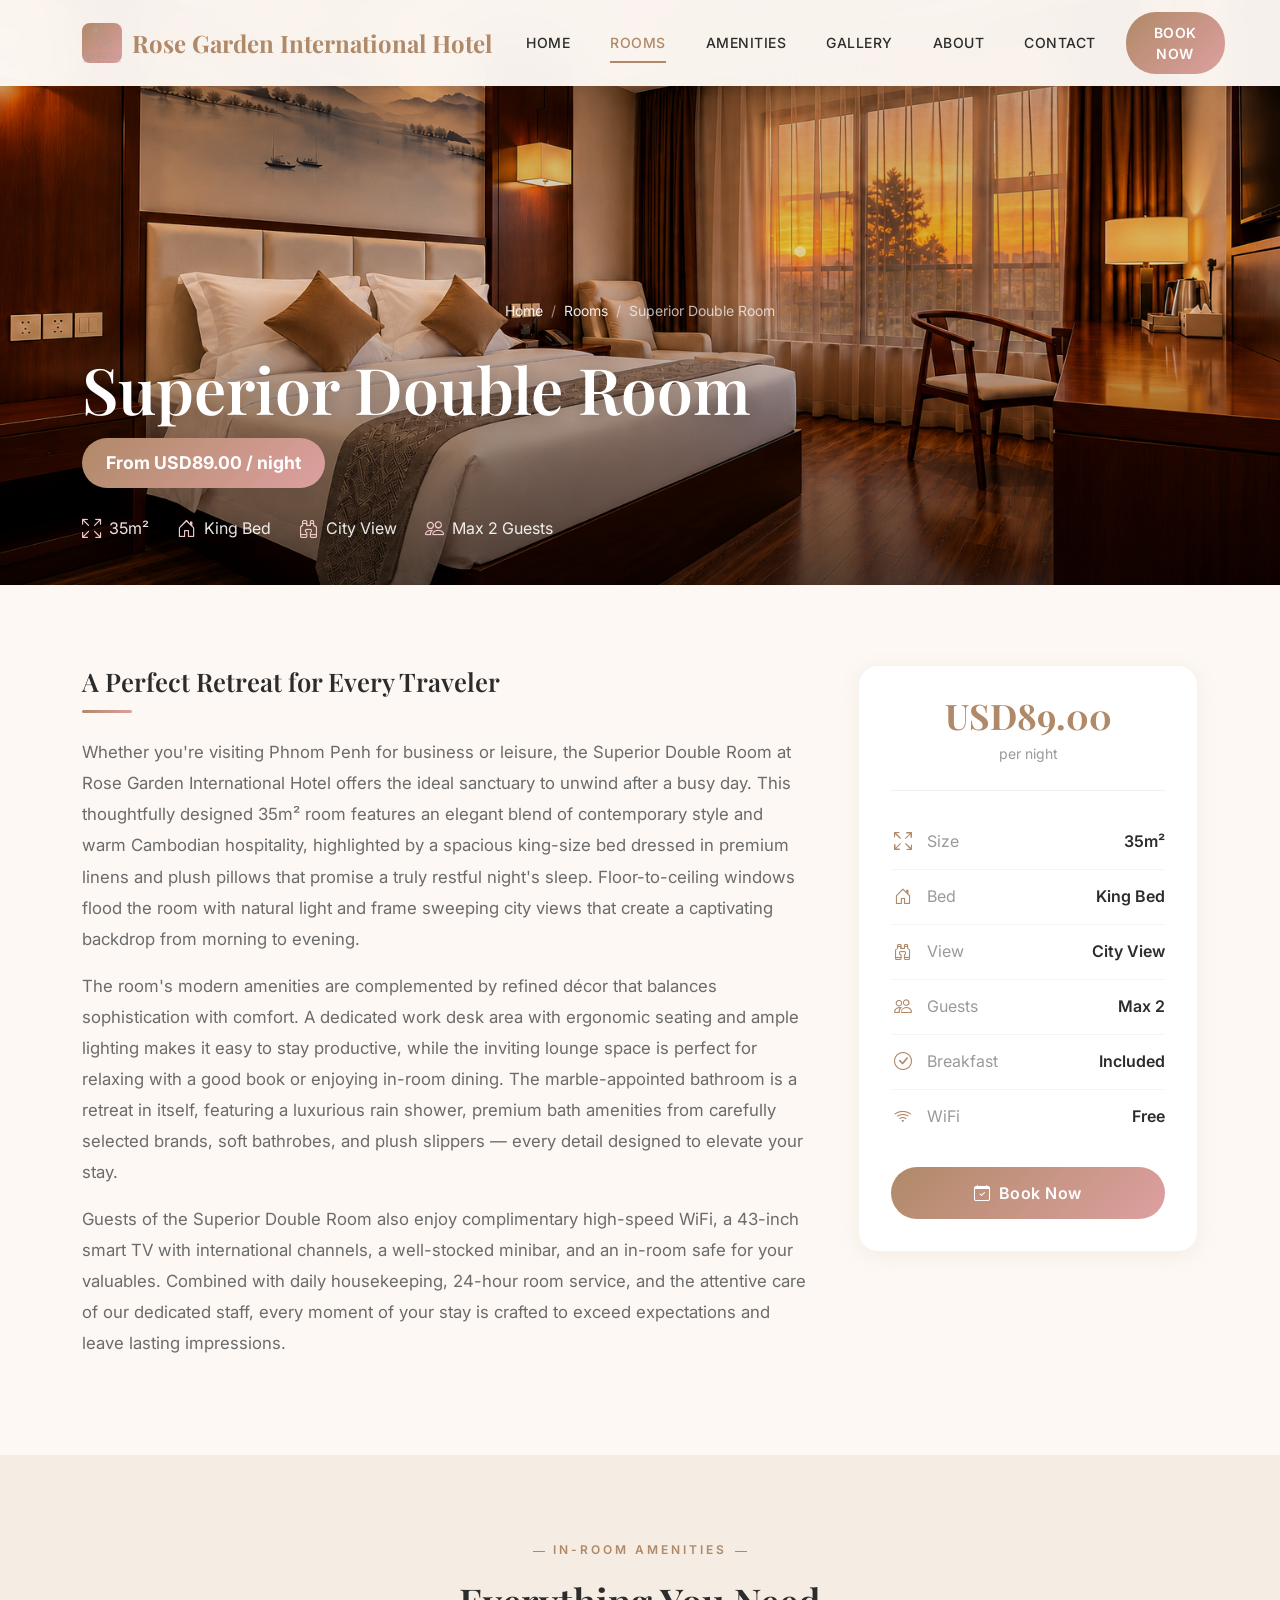
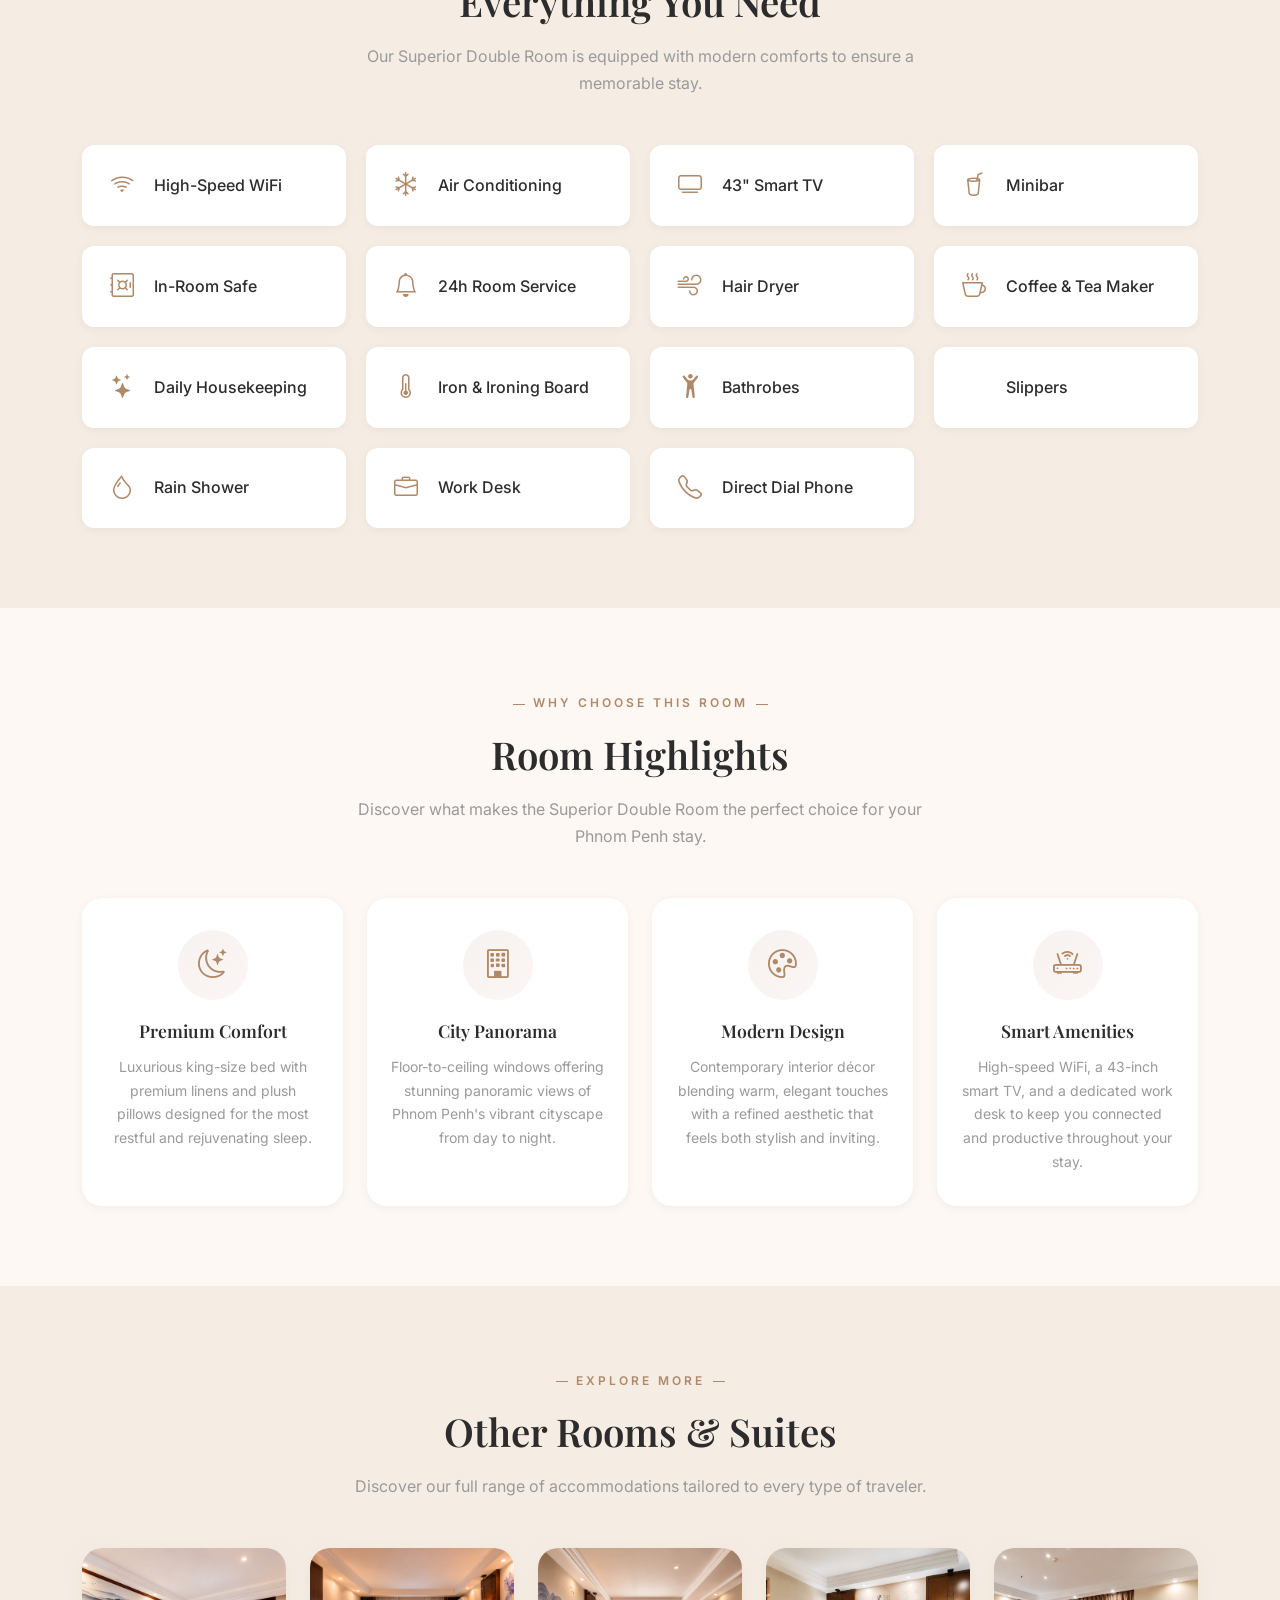
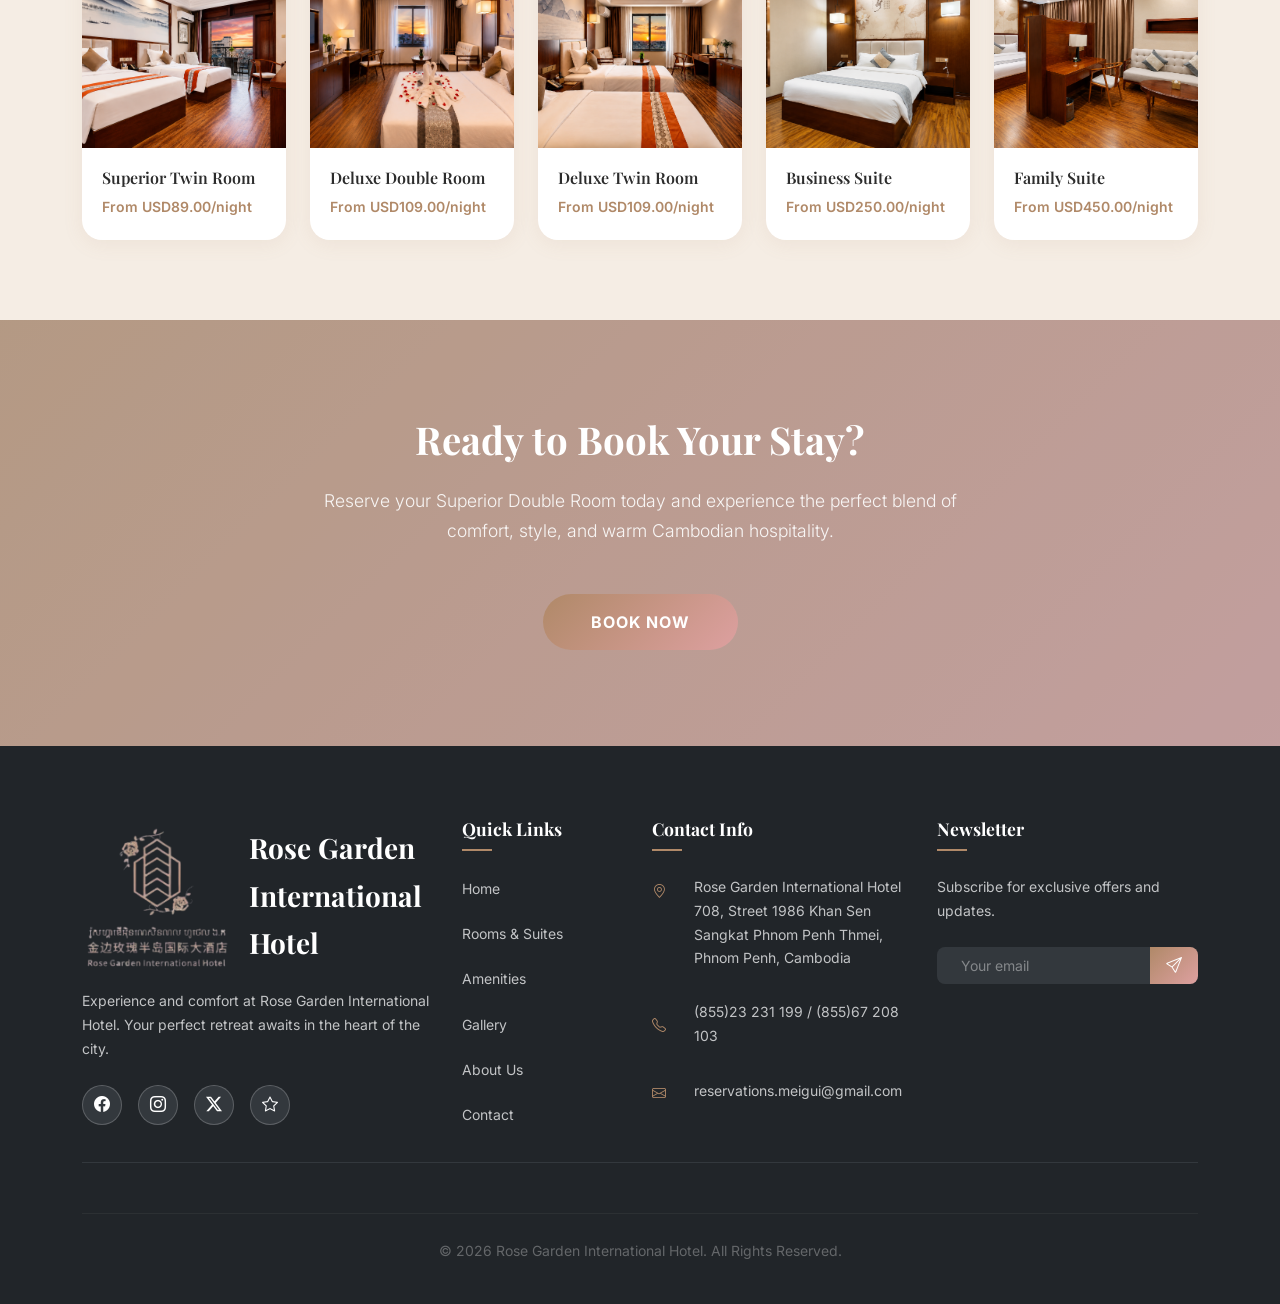
<file: rooms/superior-double.html>
<!DOCTYPE html>
<html lang="en">
<head>
  <meta charset="UTF-8">
  <meta name="viewport" content="width=device-width, initial-scale=1.0">
  <title>Superior Double Room | Rose Garden International Hotel</title>

  <!-- Bootstrap 5.3 CSS CDN -->
  <link href="https://cdn.jsdelivr.net/npm/bootstrap@5.3.3/dist/css/bootstrap.min.css" rel="stylesheet">
  <!-- Bootstrap Icons CDN -->
  <link href="https://cdn.jsdelivr.net/npm/bootstrap-icons@1.11.3/font/bootstrap-icons.min.css" rel="stylesheet">

  <!-- Custom CSS -->
  <link rel="stylesheet" href="../css/style.css">
</head>
<body>

  <!-- Preloader -->
  <div class="preloader">
    <div class="preloader-spinner"></div>
  </div>

  <!-- Navbar -->
  <nav class="navbar navbar-expand-lg navbar-custom navbar-inner fixed-top">
    <div class="container">
      <a class="navbar-brand" href="../index.html">
        <span class="brand-icon"><img src="../images/logo.png" alt="Rose Garden International Hotel Logo" class="img-fluid"></span>
        Rose Garden International Hotel
      </a>
      <button class="navbar-toggler" type="button" data-bs-toggle="collapse" data-bs-target="#navbarNav">
        <span class="navbar-toggler-icon"></span>
      </button>
      <div class="collapse navbar-collapse justify-content-end" id="navbarNav">
        <ul class="navbar-nav align-items-center gap-1">
          <li class="nav-item"><a class="nav-link" href="../index.html">Home</a></li>
          <li class="nav-item"><a class="nav-link active" href="../rooms.html">Rooms</a></li>
          <li class="nav-item"><a class="nav-link" href="../amenities.html">Amenities</a></li>
          <li class="nav-item"><a class="nav-link" href="../gallery.html">Gallery</a></li>
          <li class="nav-item"><a class="nav-link" href="../about.html">About</a></li>
          <li class="nav-item"><a class="nav-link" href="../contact.html">Contact</a></li>
          <li class="nav-item ms-2"><a class="btn btn-book" href="../contact.html">Book Now</a></li>
        </ul>
      </div>
    </div>
  </nav>

  <!-- Room Detail Hero -->
  <section class="room-detail-hero">
    <img src="../images/rooms/superiordouble/bedroom.png" alt="Superior Double Room" class="room-detail-hero-img">
    <div class="room-detail-hero-overlay"></div>
    <div class="room-detail-hero-content">
      <div class="container">
        <ul class="breadcrumb-custom mb-4">
          <li><a href="../index.html">Home</a></li>
          <li><a href="../rooms.html">Rooms</a></li>
          <li>Superior Double Room</li>
        </ul>
        <h1>Superior Double Room</h1>
        <span class="room-hero-price">From USD89.00 / night</span>
        <div class="room-detail-specs">
          <div class="spec-item">
            <i class="bi bi-arrows-fullscreen"></i>
            <span>35m²</span>
          </div>
          <div class="spec-item">
            <i class="bi bi-house-door"></i>
            <span>King Bed</span>
          </div>
          <div class="spec-item">
            <i class="bi bi-binoculars"></i>
            <span>City View</span>
          </div>
          <div class="spec-item">
            <i class="bi bi-people"></i>
            <span>Max 2 Guests</span>
          </div>
        </div>
      </div>
    </div>
  </section>

  <!-- Room Detail Body -->
  <section class="room-detail-body">
    <div class="container">
      <div class="row g-5">

        <!-- Left Column: Description -->
        <div class="col-lg-8 reveal">
          <div class="room-detail-description">
            <h2>A Perfect Retreat for Every Traveler</h2>
            <p>Whether you're visiting Phnom Penh for business or leisure, the Superior Double Room at Rose Garden International Hotel offers the ideal sanctuary to unwind after a busy day. This thoughtfully designed 35m² room features an elegant blend of contemporary style and warm Cambodian hospitality, highlighted by a spacious king-size bed dressed in premium linens and plush pillows that promise a truly restful night's sleep. Floor-to-ceiling windows flood the room with natural light and frame sweeping city views that create a captivating backdrop from morning to evening.</p>
            <p>The room's modern amenities are complemented by refined décor that balances sophistication with comfort. A dedicated work desk area with ergonomic seating and ample lighting makes it easy to stay productive, while the inviting lounge space is perfect for relaxing with a good book or enjoying in-room dining. The marble-appointed bathroom is a retreat in itself, featuring a luxurious rain shower, premium bath amenities from carefully selected brands, soft bathrobes, and plush slippers — every detail designed to elevate your stay.</p>
            <p>Guests of the Superior Double Room also enjoy complimentary high-speed WiFi, a 43-inch smart TV with international channels, a well-stocked minibar, and an in-room safe for your valuables. Combined with daily housekeeping, 24-hour room service, and the attentive care of our dedicated staff, every moment of your stay is crafted to exceed expectations and leave lasting impressions.</p>
          </div>
        </div>

        <!-- Right Column: Booking Info Card -->
        <div class="col-lg-4 reveal">
          <div class="room-info-card">
            <div class="price-display">
              <span class="price-amount">USD89.00</span>
              <span class="price-period">per night</span>
            </div>
            <ul class="room-specs-list">
              <li>
                <i class="bi bi-arrows-fullscreen"></i>
                <span class="spec-label">Size</span>
                <span class="spec-value">35m²</span>
              </li>
              <li>
                <i class="bi bi-house-door"></i>
                <span class="spec-label">Bed</span>
                <span class="spec-value">King Bed</span>
              </li>
              <li>
                <i class="bi bi-binoculars"></i>
                <span class="spec-label">View</span>
                <span class="spec-value">City View</span>
              </li>
              <li>
                <i class="bi bi-people"></i>
                <span class="spec-label">Guests</span>
                <span class="spec-value">Max 2</span>
              </li>
              <li>
                <i class="bi bi-check-circle"></i>
                <span class="spec-label">Breakfast</span>
                <span class="spec-value">Included</span>
              </li>
              <li>
                <i class="bi bi-wifi"></i>
                <span class="spec-label">WiFi</span>
                <span class="spec-value">Free</span>
              </li>
            </ul>
            <a href="../contact.html" class="btn btn-primary-custom w-100 justify-content-center">
              <i class="bi bi-calendar-check"></i> Book Now
            </a>
          </div>
        </div>

      </div>
    </div>
  </section>

  <!-- Room Amenities Section -->
  <section class="room-amenities-section">
    <div class="container">
      <div class="text-center mb-5 reveal">
        <span class="section-badge">In-Room Amenities</span>
        <h2 class="section-title">Everything You Need</h2>
        <p class="section-subtitle">Our Superior Double Room is equipped with modern comforts to ensure a memorable stay.</p>
      </div>
      <div class="room-amenities-grid reveal">
        <div class="room-amenity-item">
          <i class="bi bi-wifi"></i>
          <span>High-Speed WiFi</span>
        </div>
        <div class="room-amenity-item">
          <i class="bi bi-snow"></i>
          <span>Air Conditioning</span>
        </div>
        <div class="room-amenity-item">
          <i class="bi bi-tv"></i>
          <span>43" Smart TV</span>
        </div>
        <div class="room-amenity-item">
          <i class="bi bi-cup-straw"></i>
          <span>Minibar</span>
        </div>
        <div class="room-amenity-item">
          <i class="bi bi-safe"></i>
          <span>In-Room Safe</span>
        </div>
        <div class="room-amenity-item">
          <i class="bi bi-bell"></i>
          <span>24h Room Service</span>
        </div>
        <div class="room-amenity-item">
          <i class="bi bi-wind"></i>
          <span>Hair Dryer</span>
        </div>
        <div class="room-amenity-item">
          <i class="bi bi-cup-hot"></i>
          <span>Coffee & Tea Maker</span>
        </div>
        <div class="room-amenity-item">
          <i class="bi bi-stars"></i>
          <span>Daily Housekeeping</span>
        </div>
        <div class="room-amenity-item">
          <i class="bi bi-thermometer-half"></i>
          <span>Iron & Ironing Board</span>
        </div>
        <div class="room-amenity-item">
          <i class="bi bi-person-arms-up"></i>
          <span>Bathrobes</span>
        </div>
        <div class="room-amenity-item">
          <i class="bi bi-footprints"></i>
          <span>Slippers</span>
        </div>
        <div class="room-amenity-item">
          <i class="bi bi-droplet"></i>
          <span>Rain Shower</span>
        </div>
        <div class="room-amenity-item">
          <i class="bi bi-briefcase"></i>
          <span>Work Desk</span>
        </div>
        <div class="room-amenity-item">
          <i class="bi bi-telephone"></i>
          <span>Direct Dial Phone</span>
        </div>
      </div>
    </div>
  </section>

  <!-- Room Highlights Section -->
  <section class="room-highlights-section">
    <div class="container">
      <div class="text-center mb-5 reveal">
        <span class="section-badge">Why Choose This Room</span>
        <h2 class="section-title">Room Highlights</h2>
        <p class="section-subtitle">Discover what makes the Superior Double Room the perfect choice for your Phnom Penh stay.</p>
      </div>
      <div class="row g-4">
        <div class="col-lg-3 col-md-6 reveal reveal-delay-1">
          <div class="room-highlight-card">
            <div class="highlight-icon">
              <i class="bi bi-moon-stars"></i>
            </div>
            <h5>Premium Comfort</h5>
            <p>Luxurious king-size bed with premium linens and plush pillows designed for the most restful and rejuvenating sleep.</p>
          </div>
        </div>
        <div class="col-lg-3 col-md-6 reveal reveal-delay-2">
          <div class="room-highlight-card">
            <div class="highlight-icon">
              <i class="bi bi-building"></i>
            </div>
            <h5>City Panorama</h5>
            <p>Floor-to-ceiling windows offering stunning panoramic views of Phnom Penh's vibrant cityscape from day to night.</p>
          </div>
        </div>
        <div class="col-lg-3 col-md-6 reveal reveal-delay-3">
          <div class="room-highlight-card">
            <div class="highlight-icon">
              <i class="bi bi-palette"></i>
            </div>
            <h5>Modern Design</h5>
            <p>Contemporary interior décor blending warm, elegant touches with a refined aesthetic that feels both stylish and inviting.</p>
          </div>
        </div>
        <div class="col-lg-3 col-md-6 reveal reveal-delay-4">
          <div class="room-highlight-card">
            <div class="highlight-icon">
              <i class="bi bi-router"></i>
            </div>
            <h5>Smart Amenities</h5>
            <p>High-speed WiFi, a 43-inch smart TV, and a dedicated work desk to keep you connected and productive throughout your stay.</p>
          </div>
        </div>
      </div>
    </div>
  </section>

  <!-- Other Rooms Section -->
  <section class="other-rooms-section">
    <div class="container">
      <div class="text-center mb-5 reveal">
        <span class="section-badge">Explore More</span>
        <h2 class="section-title">Other Rooms & Suites</h2>
        <p class="section-subtitle">Discover our full range of accommodations tailored to every type of traveler.</p>
      </div>
      <div class="row g-4">
        <div class="col-lg col-md-6 col-sm-6 reveal reveal-delay-1">
          <a href="superior-twin.html" class="other-room-card">
            <div class="other-room-img">
              <img src="../images/rooms/superiortwin/bedroom.png" alt="Superior Twin Room">
            </div>
            <div class="other-room-info">
              <h5>Superior Twin Room</h5>
              <span class="other-room-price">From USD89.00/night</span>
            </div>
          </a>
        </div>
        <div class="col-lg col-md-6 col-sm-6 reveal reveal-delay-2">
          <a href="deluxe-double.html" class="other-room-card">
            <div class="other-room-img">
              <img src="../images/rooms/deluxedouble/bedroom.png" alt="Deluxe Double Room">
            </div>
            <div class="other-room-info">
              <h5>Deluxe Double Room</h5>
              <span class="other-room-price">From USD109.00/night</span>
            </div>
          </a>
        </div>
        <div class="col-lg col-md-6 col-sm-6 reveal reveal-delay-3">
          <a href="deluxe-twin.html" class="other-room-card">
            <div class="other-room-img">
              <img src="../images/rooms/deluxetwin/bedroom.png" alt="Deluxe Twin Room">
            </div>
            <div class="other-room-info">
              <h5>Deluxe Twin Room</h5>
              <span class="other-room-price">From USD109.00/night</span>
            </div>
          </a>
        </div>
        <div class="col-lg col-md-6 col-sm-6 reveal reveal-delay-4">
          <a href="business-suite.html" class="other-room-card">
            <div class="other-room-img">
              <img src="../images/rooms/businesssuite/bedroom.png" alt="Business Suite">
            </div>
            <div class="other-room-info">
              <h5>Business Suite</h5>
              <span class="other-room-price">From USD250.00/night</span>
            </div>
          </a>
        </div>
        <div class="col-lg col-md-6 col-sm-6 reveal reveal-delay-1">
          <a href="family-suite.html" class="other-room-card">
            <div class="other-room-img">
              <img src="../images/rooms/familysuite/bedroom.png" alt="Family Suite">
            </div>
            <div class="other-room-info">
              <h5>Family Suite</h5>
              <span class="other-room-price">From USD450.00/night</span>
            </div>
          </a>
        </div>
      </div>
    </div>
  </section>

  <!-- CTA Section -->
  <section class="cta-section position-relative py-5 text-white text-center" style="background-image: url('../images/FrontSide1.png'); background-size: cover; background-position: center; background-attachment: fixed;">
    <div class="cta-section-bg position-absolute top-0 start-0 w-100 h-100 bg-dark opacity-75"></div>
    <div class="container position-relative cta-content py-5 z-1 reveal">
      <h2 class="display-4 fw-bold mb-4">Ready to Book Your Stay?</h2>
      <p class="lead mb-5 mx-auto" style="max-width: 700px;">Reserve your Superior Double Room today and experience the perfect blend of comfort, style, and warm Cambodian hospitality.</p>
      <a href="../contact.html" class="btn btn-primary-custom btn-lg px-5 py-3 fw-bold text-uppercase" style="letter-spacing: 1px;">Book Now</a>
    </div>
  </section>

  <!-- Footer -->
  <footer class="footer bg-dark text-white pt-5 pb-3">
    <div class="container pt-4">
      <div class="row g-4 mb-4">
        <div class="col-lg-4 col-md-6">
          <div class="footer-brand fs-3 fw-bold mb-3"><span class="brand-icon text-primary-custom me-2"><img src="../images/logo.png" alt="Rose Garden International Hotel Logo" class="img-fluid"></span> Rose Garden International Hotel</div>
          <p class="text-light opacity-75 mb-4">Experience and comfort at Rose Garden International Hotel. Your perfect retreat awaits in the heart of the city.</p>
          <div class="footer-social d-flex gap-3">
            <a href="#" aria-label="Facebook" class="text-white bg-secondary bg-opacity-25 rounded-circle d-flex align-items-center justify-content-center transition-hover" style="width: 40px; height: 40px;"><i class="bi bi-facebook"></i></a>
            <a href="#" aria-label="Instagram" class="text-white bg-secondary bg-opacity-25 rounded-circle d-flex align-items-center justify-content-center transition-hover" style="width: 40px; height: 40px;"><i class="bi bi-instagram"></i></a>
            <a href="#" aria-label="Twitter" class="text-white bg-secondary bg-opacity-25 rounded-circle d-flex align-items-center justify-content-center transition-hover" style="width: 40px; height: 40px;"><i class="bi bi-twitter-x"></i></a>
            <a href="#" aria-label="TripAdvisor" class="text-white bg-secondary bg-opacity-25 rounded-circle d-flex align-items-center justify-content-center transition-hover" style="width: 40px; height: 40px;"><i class="bi bi-star"></i></a>
          </div>
        </div>
        <div class="col-lg-2 col-md-6">
          <h5 class="fw-bold mb-4">Quick Links</h5>
          <ul class="footer-links list-unstyled mb-0 d-flex flex-column gap-2">
            <li><a href="../index.html" class="text-light opacity-75 text-decoration-none transition-hover">Home</a></li>
            <li><a href="../rooms.html" class="text-light opacity-75 text-decoration-none transition-hover">Rooms & Suites</a></li>
            <li><a href="../amenities.html" class="text-light opacity-75 text-decoration-none transition-hover">Amenities</a></li>
            <li><a href="../gallery.html" class="text-light opacity-75 text-decoration-none transition-hover">Gallery</a></li>
            <li><a href="../about.html" class="text-light opacity-75 text-decoration-none transition-hover">About Us</a></li>
            <li><a href="../contact.html" class="text-light opacity-75 text-decoration-none transition-hover">Contact</a></li>
          </ul>
        </div>
        <div class="col-lg-3 col-md-6">
          <h5 class="fw-bold mb-4">Contact Info</h5>
          <ul class="footer-contact list-unstyled mb-0 d-flex flex-column gap-3">
            <li class="d-flex align-items-start"><i class="bi bi-geo-alt text-primary-custom mt-1 me-3"></i><span class="text-light opacity-75">Rose Garden International Hotel 708, Street 1986 Khan Sen Sangkat Phnom Penh Thmei,<br>Phnom Penh, Cambodia</span></li>
            <li class="d-flex align-items-center"><i class="bi bi-telephone text-primary-custom me-3"></i><span class="text-light opacity-75">(855)23 231 199 / (855)67 208 103</span></li>
            <li class="d-flex align-items-center"><i class="bi bi-envelope text-primary-custom me-3"></i><span class="text-light opacity-75">reservations.meigui@gmail.com</span></li>
          </ul>
        </div>
        <div class="col-lg-3 col-md-6">
          <h5 class="fw-bold mb-4">Newsletter</h5>
          <p class="text-light opacity-75 mb-4">Subscribe for exclusive offers and updates.</p>
          <form class="newsletter-form d-flex position-relative">
            <input type="email" class="form-control bg-secondary bg-opacity-25 border-0 text-white px-4 py-2 pe-5" placeholder="Your email" aria-label="Email for newsletter" required>
            <button type="submit" class="btn btn-primary-custom position-absolute top-0 end-0 h-100 rounded-start-0 px-3"><i class="bi bi-send"></i></button>
          </form>
        </div>
      </div>
      <hr class="border-secondary opacity-25 mb-4">
      <div class="footer-bottom text-center text-light opacity-50 small">
        <p class="mb-0">&copy; 2026 Rose Garden International Hotel. All Rights Reserved.</p>
      </div>
    </div>
  </footer>

  <!-- Scroll to Top -->
  <button class="scroll-top position-fixed bottom-0 end-0 m-4 btn btn-primary-custom rounded-circle shadow" style="width: 45px; height: 45px; display: none; z-index: 1000;" aria-label="Scroll to top">
    <i class="bi bi-chevron-up"></i>
  </button>

  <!-- Scripts -->
  <script src="https://cdn.jsdelivr.net/npm/bootstrap@5.3.3/dist/js/bootstrap.bundle.min.js"></script>
  <script src="../js/main.js"></script>
</body>
</html>
</file>
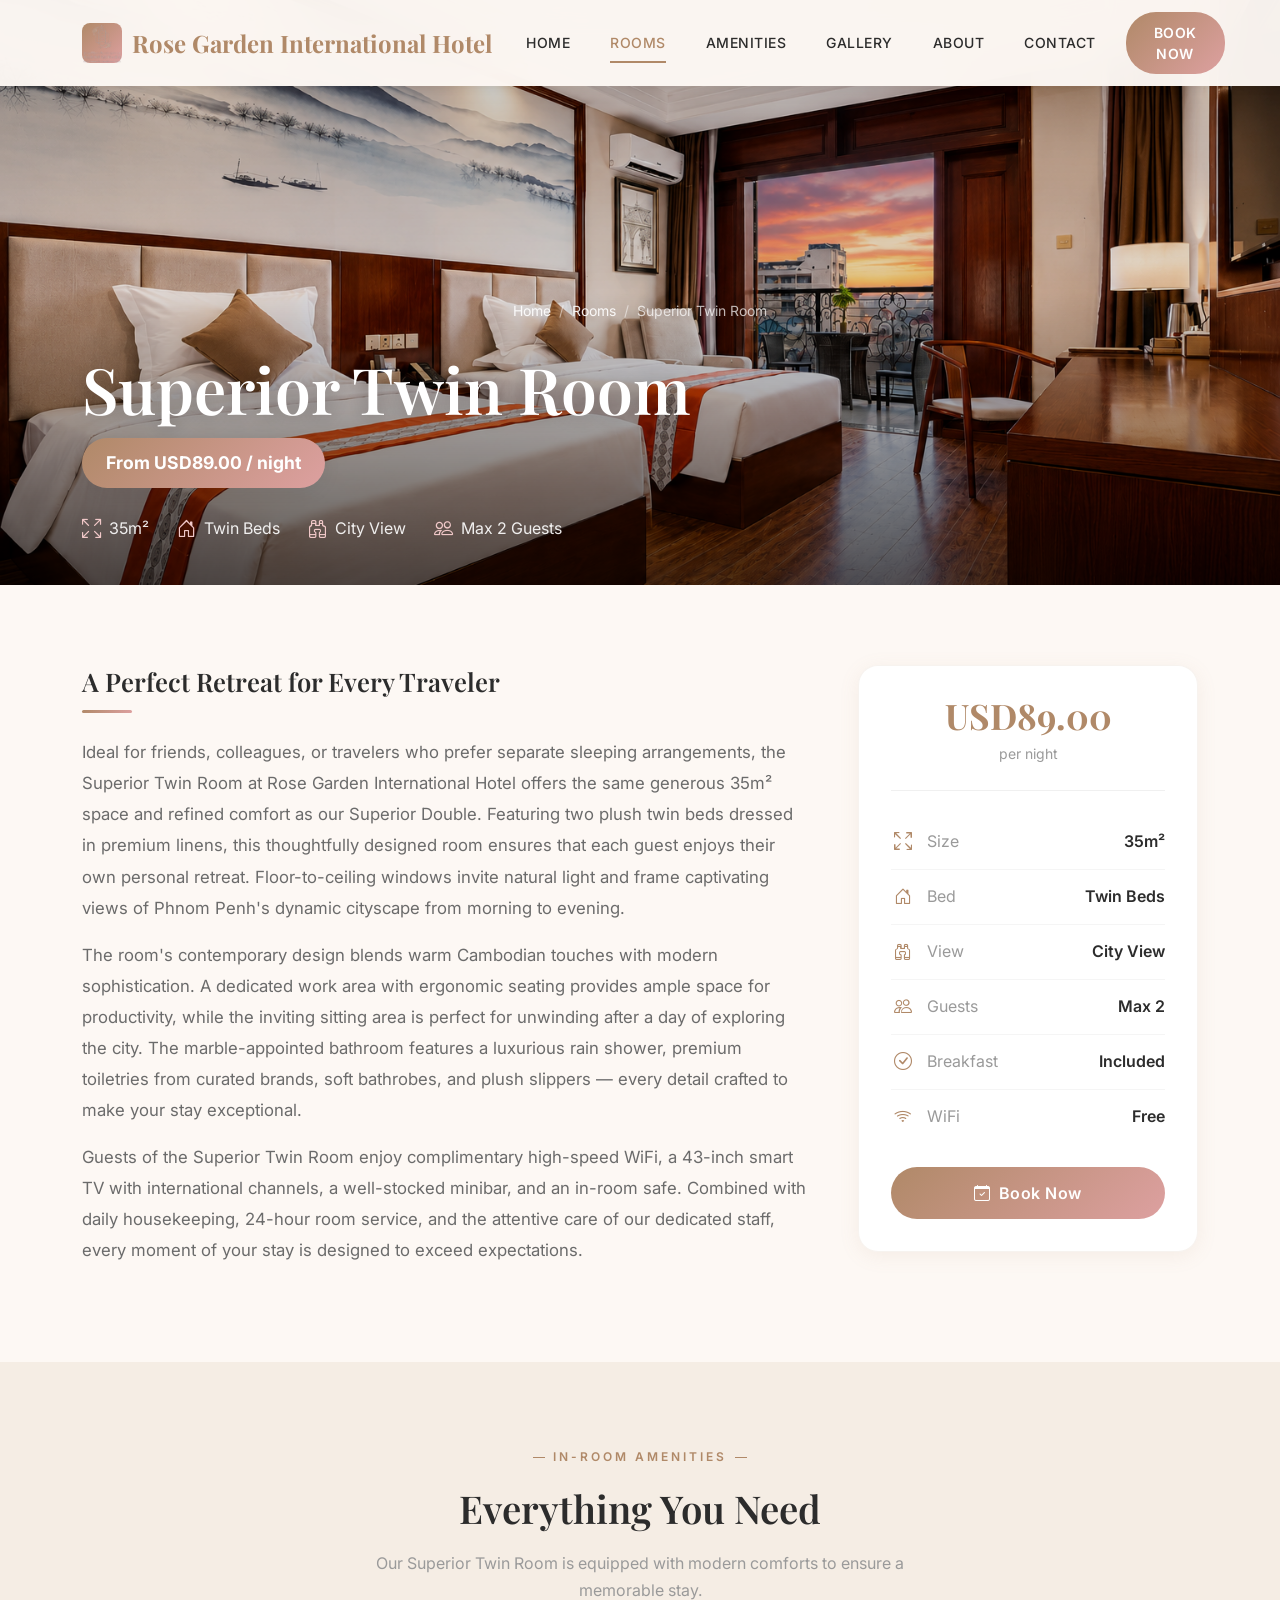
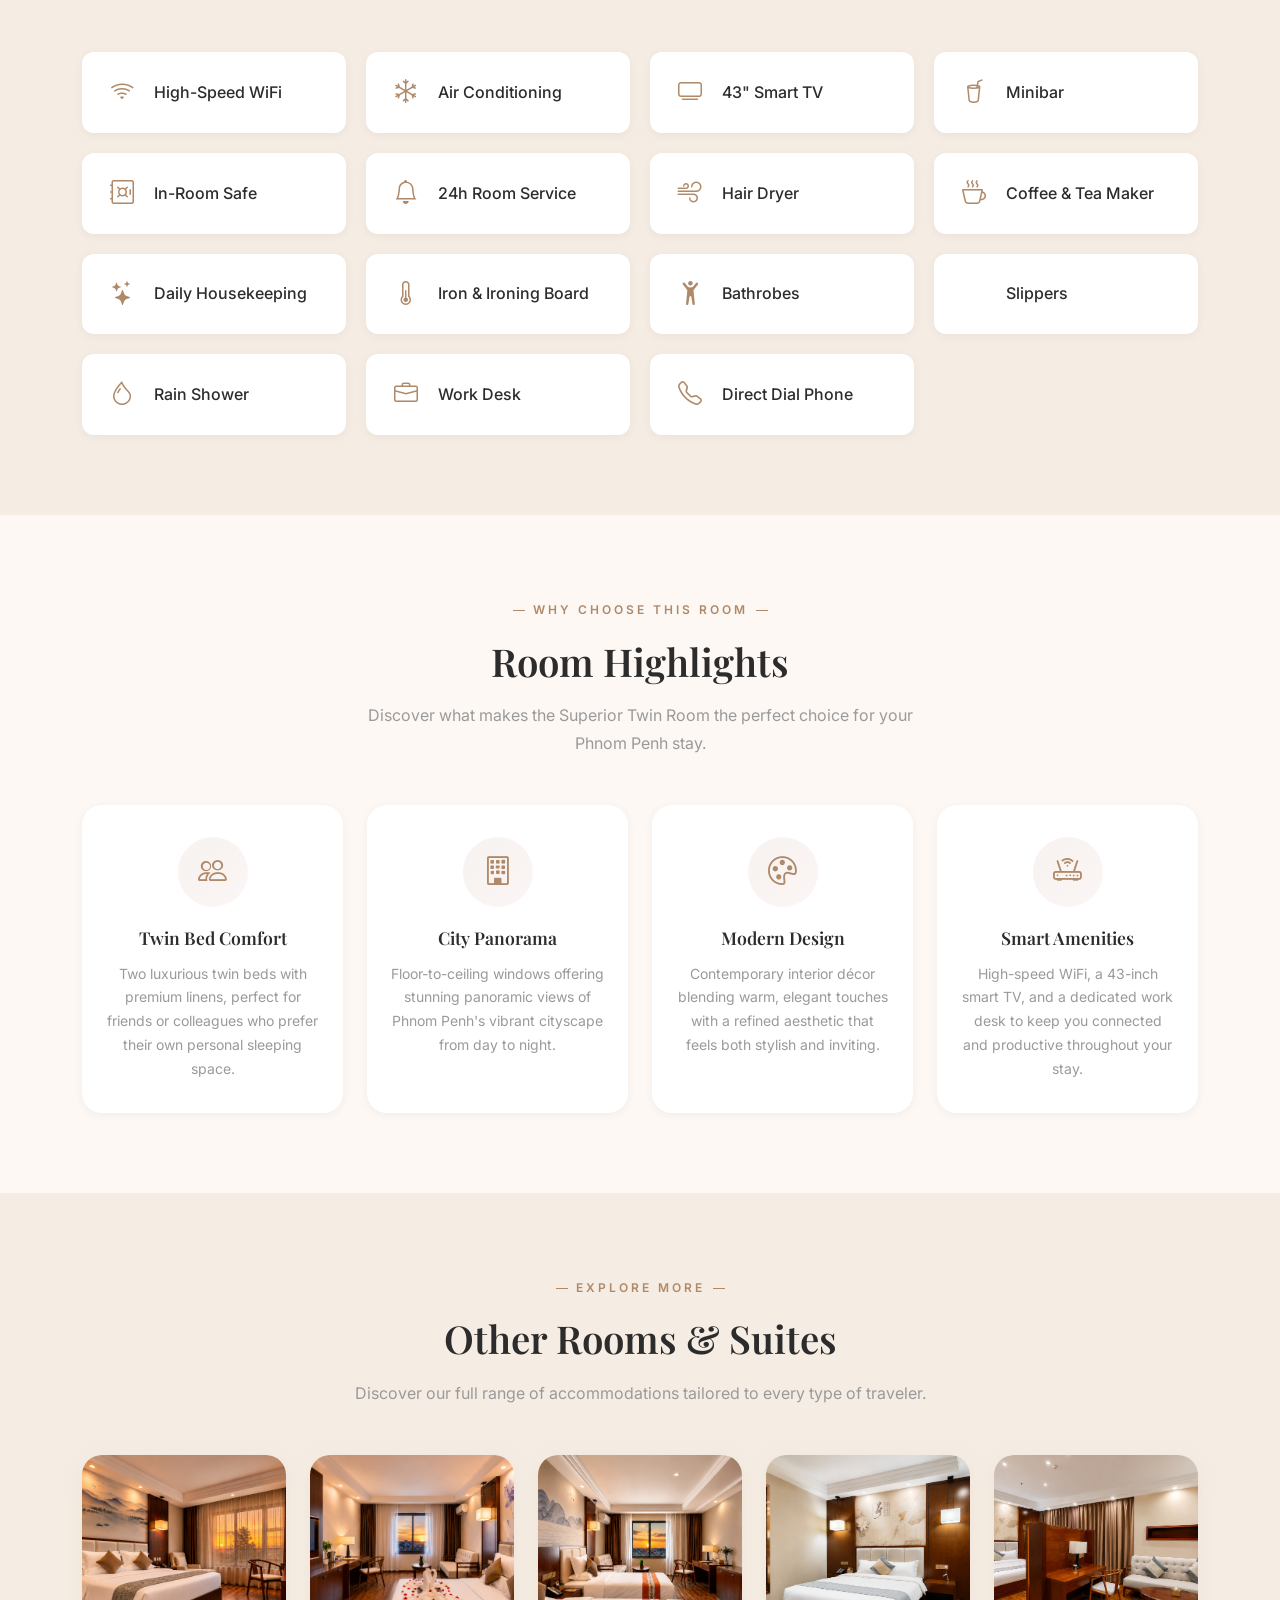
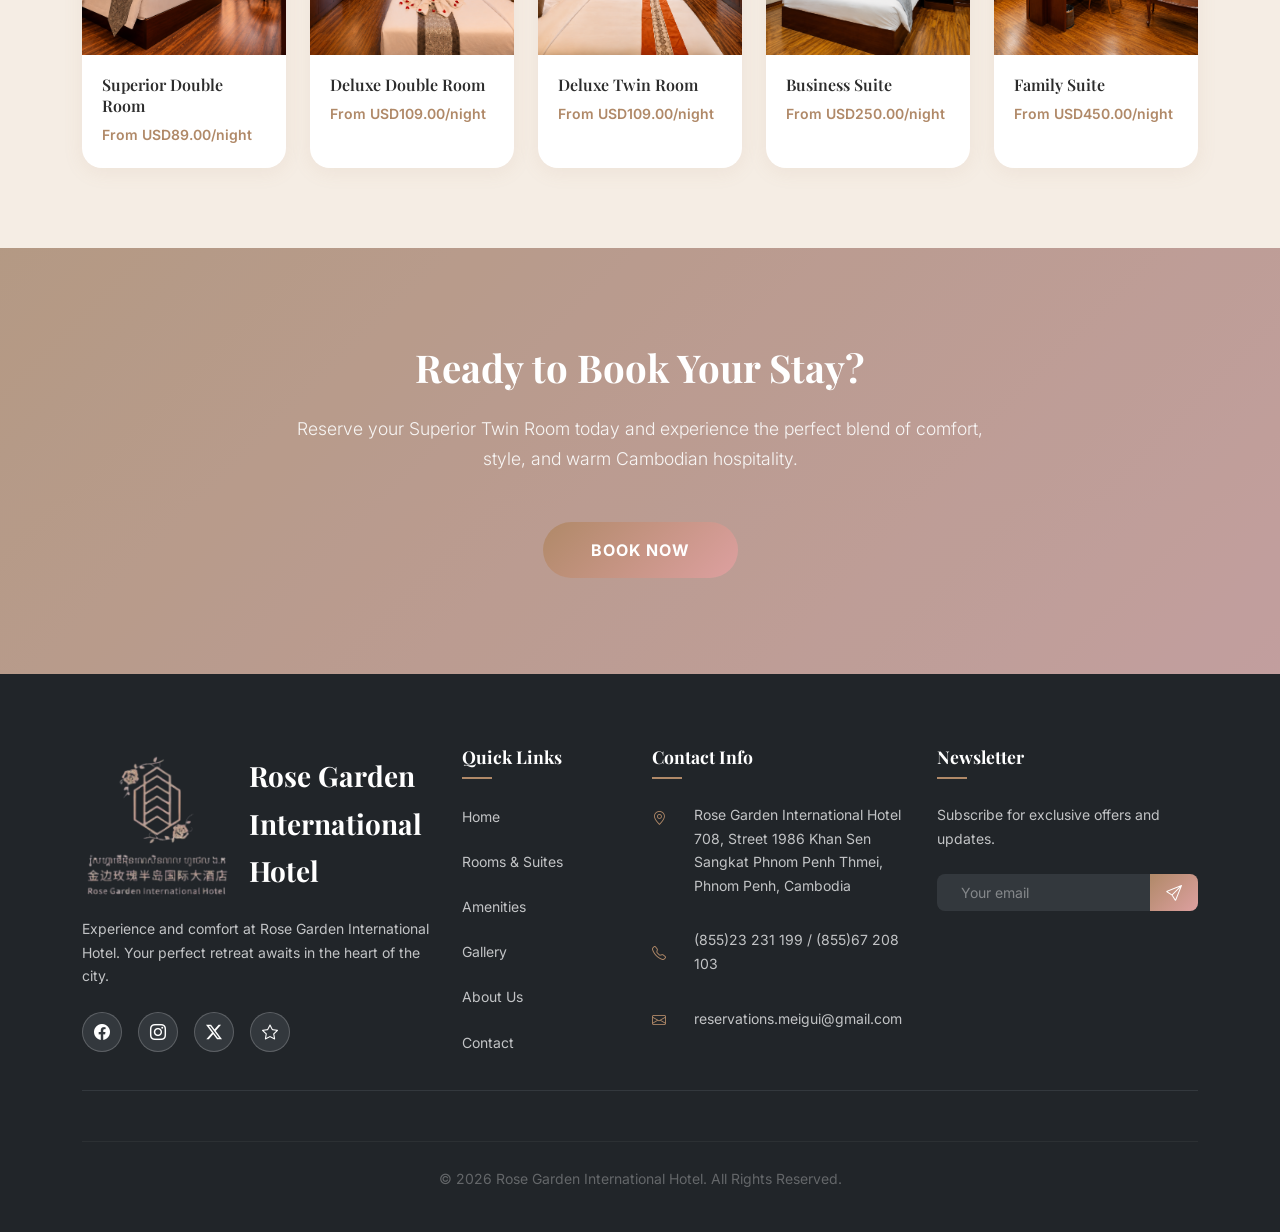
<file: rooms/superior-twin.html>
<!DOCTYPE html>
<html lang="en">
<head>
  <meta charset="UTF-8">
  <meta name="viewport" content="width=device-width, initial-scale=1.0">
  <title>Superior Twin Room | Rose Garden International Hotel</title>

  <!-- Bootstrap 5.3 CSS CDN -->
  <link href="https://cdn.jsdelivr.net/npm/bootstrap@5.3.3/dist/css/bootstrap.min.css" rel="stylesheet">
  <!-- Bootstrap Icons CDN -->
  <link href="https://cdn.jsdelivr.net/npm/bootstrap-icons@1.11.3/font/bootstrap-icons.min.css" rel="stylesheet">

  <!-- Custom CSS -->
  <link rel="stylesheet" href="../css/style.css">
</head>
<body>

  <!-- Preloader -->
  <div class="preloader">
    <div class="preloader-spinner"></div>
  </div>

  <!-- Navbar -->
  <nav class="navbar navbar-expand-lg navbar-custom navbar-inner fixed-top">
    <div class="container">
      <a class="navbar-brand" href="../index.html">
        <span class="brand-icon"><img src="../images/logo.png" alt="Rose Garden International Hotel Logo" class="img-fluid"></span>
        Rose Garden International Hotel
      </a>
      <button class="navbar-toggler" type="button" data-bs-toggle="collapse" data-bs-target="#navbarNav">
        <span class="navbar-toggler-icon"></span>
      </button>
      <div class="collapse navbar-collapse justify-content-end" id="navbarNav">
        <ul class="navbar-nav align-items-center gap-1">
          <li class="nav-item"><a class="nav-link" href="../index.html">Home</a></li>
          <li class="nav-item"><a class="nav-link active" href="../rooms.html">Rooms</a></li>
          <li class="nav-item"><a class="nav-link" href="../amenities.html">Amenities</a></li>
          <li class="nav-item"><a class="nav-link" href="../gallery.html">Gallery</a></li>
          <li class="nav-item"><a class="nav-link" href="../about.html">About</a></li>
          <li class="nav-item"><a class="nav-link" href="../contact.html">Contact</a></li>
          <li class="nav-item ms-2"><a class="btn btn-book" href="../contact.html">Book Now</a></li>
        </ul>
      </div>
    </div>
  </nav>

  <!-- Room Detail Hero -->
  <section class="room-detail-hero">
    <img src="../images/rooms/superiortwin/bedroom.png" alt="Superior Twin Room" class="room-detail-hero-img">
    <div class="room-detail-hero-overlay"></div>
    <div class="room-detail-hero-content">
      <div class="container">
        <ul class="breadcrumb-custom mb-4">
          <li><a href="../index.html">Home</a></li>
          <li><a href="../rooms.html">Rooms</a></li>
          <li>Superior Twin Room</li>
        </ul>
        <h1>Superior Twin Room</h1>
        <span class="room-hero-price">From USD89.00 / night</span>
        <div class="room-detail-specs">
          <div class="spec-item">
            <i class="bi bi-arrows-fullscreen"></i>
            <span>35m²</span>
          </div>
          <div class="spec-item">
            <i class="bi bi-house-door"></i>
            <span>Twin Beds</span>
          </div>
          <div class="spec-item">
            <i class="bi bi-binoculars"></i>
            <span>City View</span>
          </div>
          <div class="spec-item">
            <i class="bi bi-people"></i>
            <span>Max 2 Guests</span>
          </div>
        </div>
      </div>
    </div>
  </section>

  <!-- Room Detail Body -->
  <section class="room-detail-body">
    <div class="container">
      <div class="row g-5">

        <!-- Left Column: Description -->
        <div class="col-lg-8 reveal">
          <div class="room-detail-description">
            <h2>A Perfect Retreat for Every Traveler</h2>
            <p>Ideal for friends, colleagues, or travelers who prefer separate sleeping arrangements, the Superior Twin Room at Rose Garden International Hotel offers the same generous 35m² space and refined comfort as our Superior Double. Featuring two plush twin beds dressed in premium linens, this thoughtfully designed room ensures that each guest enjoys their own personal retreat. Floor-to-ceiling windows invite natural light and frame captivating views of Phnom Penh's dynamic cityscape from morning to evening.</p>
            <p>The room's contemporary design blends warm Cambodian touches with modern sophistication. A dedicated work area with ergonomic seating provides ample space for productivity, while the inviting sitting area is perfect for unwinding after a day of exploring the city. The marble-appointed bathroom features a luxurious rain shower, premium toiletries from curated brands, soft bathrobes, and plush slippers — every detail crafted to make your stay exceptional.</p>
            <p>Guests of the Superior Twin Room enjoy complimentary high-speed WiFi, a 43-inch smart TV with international channels, a well-stocked minibar, and an in-room safe. Combined with daily housekeeping, 24-hour room service, and the attentive care of our dedicated staff, every moment of your stay is designed to exceed expectations.</p>
          </div>
        </div>

        <!-- Right Column: Booking Info Card -->
        <div class="col-lg-4 reveal">
          <div class="room-info-card">
            <div class="price-display">
              <span class="price-amount">USD89.00</span>
              <span class="price-period">per night</span>
            </div>
            <ul class="room-specs-list">
              <li>
                <i class="bi bi-arrows-fullscreen"></i>
                <span class="spec-label">Size</span>
                <span class="spec-value">35m²</span>
              </li>
              <li>
                <i class="bi bi-house-door"></i>
                <span class="spec-label">Bed</span>
                <span class="spec-value">Twin Beds</span>
              </li>
              <li>
                <i class="bi bi-binoculars"></i>
                <span class="spec-label">View</span>
                <span class="spec-value">City View</span>
              </li>
              <li>
                <i class="bi bi-people"></i>
                <span class="spec-label">Guests</span>
                <span class="spec-value">Max 2</span>
              </li>
              <li>
                <i class="bi bi-check-circle"></i>
                <span class="spec-label">Breakfast</span>
                <span class="spec-value">Included</span>
              </li>
              <li>
                <i class="bi bi-wifi"></i>
                <span class="spec-label">WiFi</span>
                <span class="spec-value">Free</span>
              </li>
            </ul>
            <a href="../contact.html" class="btn btn-primary-custom w-100 justify-content-center">
              <i class="bi bi-calendar-check"></i> Book Now
            </a>
          </div>
        </div>

      </div>
    </div>
  </section>

  <!-- Room Amenities Section -->
  <section class="room-amenities-section">
    <div class="container">
      <div class="text-center mb-5 reveal">
        <span class="section-badge">In-Room Amenities</span>
        <h2 class="section-title">Everything You Need</h2>
        <p class="section-subtitle">Our Superior Twin Room is equipped with modern comforts to ensure a memorable stay.</p>
      </div>
      <div class="room-amenities-grid reveal">
        <div class="room-amenity-item">
          <i class="bi bi-wifi"></i>
          <span>High-Speed WiFi</span>
        </div>
        <div class="room-amenity-item">
          <i class="bi bi-snow"></i>
          <span>Air Conditioning</span>
        </div>
        <div class="room-amenity-item">
          <i class="bi bi-tv"></i>
          <span>43" Smart TV</span>
        </div>
        <div class="room-amenity-item">
          <i class="bi bi-cup-straw"></i>
          <span>Minibar</span>
        </div>
        <div class="room-amenity-item">
          <i class="bi bi-safe"></i>
          <span>In-Room Safe</span>
        </div>
        <div class="room-amenity-item">
          <i class="bi bi-bell"></i>
          <span>24h Room Service</span>
        </div>
        <div class="room-amenity-item">
          <i class="bi bi-wind"></i>
          <span>Hair Dryer</span>
        </div>
        <div class="room-amenity-item">
          <i class="bi bi-cup-hot"></i>
          <span>Coffee & Tea Maker</span>
        </div>
        <div class="room-amenity-item">
          <i class="bi bi-stars"></i>
          <span>Daily Housekeeping</span>
        </div>
        <div class="room-amenity-item">
          <i class="bi bi-thermometer-half"></i>
          <span>Iron & Ironing Board</span>
        </div>
        <div class="room-amenity-item">
          <i class="bi bi-person-arms-up"></i>
          <span>Bathrobes</span>
        </div>
        <div class="room-amenity-item">
          <i class="bi bi-footprints"></i>
          <span>Slippers</span>
        </div>
        <div class="room-amenity-item">
          <i class="bi bi-droplet"></i>
          <span>Rain Shower</span>
        </div>
        <div class="room-amenity-item">
          <i class="bi bi-briefcase"></i>
          <span>Work Desk</span>
        </div>
        <div class="room-amenity-item">
          <i class="bi bi-telephone"></i>
          <span>Direct Dial Phone</span>
        </div>
      </div>
    </div>
  </section>

  <!-- Room Highlights Section -->
  <section class="room-highlights-section">
    <div class="container">
      <div class="text-center mb-5 reveal">
        <span class="section-badge">Why Choose This Room</span>
        <h2 class="section-title">Room Highlights</h2>
        <p class="section-subtitle">Discover what makes the Superior Twin Room the perfect choice for your Phnom Penh stay.</p>
      </div>
      <div class="row g-4">
        <div class="col-lg-3 col-md-6 reveal reveal-delay-1">
          <div class="room-highlight-card">
            <div class="highlight-icon">
              <i class="bi bi-people"></i>
            </div>
            <h5>Twin Bed Comfort</h5>
            <p>Two luxurious twin beds with premium linens, perfect for friends or colleagues who prefer their own personal sleeping space.</p>
          </div>
        </div>
        <div class="col-lg-3 col-md-6 reveal reveal-delay-2">
          <div class="room-highlight-card">
            <div class="highlight-icon">
              <i class="bi bi-building"></i>
            </div>
            <h5>City Panorama</h5>
            <p>Floor-to-ceiling windows offering stunning panoramic views of Phnom Penh's vibrant cityscape from day to night.</p>
          </div>
        </div>
        <div class="col-lg-3 col-md-6 reveal reveal-delay-3">
          <div class="room-highlight-card">
            <div class="highlight-icon">
              <i class="bi bi-palette"></i>
            </div>
            <h5>Modern Design</h5>
            <p>Contemporary interior décor blending warm, elegant touches with a refined aesthetic that feels both stylish and inviting.</p>
          </div>
        </div>
        <div class="col-lg-3 col-md-6 reveal reveal-delay-4">
          <div class="room-highlight-card">
            <div class="highlight-icon">
              <i class="bi bi-router"></i>
            </div>
            <h5>Smart Amenities</h5>
            <p>High-speed WiFi, a 43-inch smart TV, and a dedicated work desk to keep you connected and productive throughout your stay.</p>
          </div>
        </div>
      </div>
    </div>
  </section>

  <!-- Other Rooms Section -->
  <section class="other-rooms-section">
    <div class="container">
      <div class="text-center mb-5 reveal">
        <span class="section-badge">Explore More</span>
        <h2 class="section-title">Other Rooms & Suites</h2>
        <p class="section-subtitle">Discover our full range of accommodations tailored to every type of traveler.</p>
      </div>
      <div class="row g-4">
        <div class="col-lg col-md-6 col-sm-6 reveal reveal-delay-1">
          <a href="superior-double.html" class="other-room-card">
            <div class="other-room-img">
              <img src="../images/rooms/superiordouble/bedroom.png" alt="Superior Double Room">
            </div>
            <div class="other-room-info">
              <h5>Superior Double Room</h5>
              <span class="other-room-price">From USD89.00/night</span>
            </div>
          </a>
        </div>
        <div class="col-lg col-md-6 col-sm-6 reveal reveal-delay-2">
          <a href="deluxe-double.html" class="other-room-card">
            <div class="other-room-img">
              <img src="../images/rooms/deluxedouble/bedroom.png" alt="Deluxe Double Room">
            </div>
            <div class="other-room-info">
              <h5>Deluxe Double Room</h5>
              <span class="other-room-price">From USD109.00/night</span>
            </div>
          </a>
        </div>
        <div class="col-lg col-md-6 col-sm-6 reveal reveal-delay-3">
          <a href="deluxe-twin.html" class="other-room-card">
            <div class="other-room-img">
              <img src="../images/rooms/deluxetwin/bedroom.png" alt="Deluxe Twin Room">
            </div>
            <div class="other-room-info">
              <h5>Deluxe Twin Room</h5>
              <span class="other-room-price">From USD109.00/night</span>
            </div>
          </a>
        </div>
        <div class="col-lg col-md-6 col-sm-6 reveal reveal-delay-4">
          <a href="business-suite.html" class="other-room-card">
            <div class="other-room-img">
              <img src="../images/rooms/businesssuite/bedroom.png" alt="Business Suite">
            </div>
            <div class="other-room-info">
              <h5>Business Suite</h5>
              <span class="other-room-price">From USD250.00/night</span>
            </div>
          </a>
        </div>
        <div class="col-lg col-md-6 col-sm-6 reveal reveal-delay-1">
          <a href="family-suite.html" class="other-room-card">
            <div class="other-room-img">
              <img src="../images/rooms/familysuite/bedroom.png" alt="Family Suite">
            </div>
            <div class="other-room-info">
              <h5>Family Suite</h5>
              <span class="other-room-price">From USD450.00/night</span>
            </div>
          </a>
        </div>
      </div>
    </div>
  </section>

  <!-- CTA Section -->
  <section class="cta-section position-relative py-5 text-white text-center" style="background-image: url('../images/FrontSide1.png'); background-size: cover; background-position: center; background-attachment: fixed;">
    <div class="cta-section-bg position-absolute top-0 start-0 w-100 h-100 bg-dark opacity-75"></div>
    <div class="container position-relative cta-content py-5 z-1 reveal">
      <h2 class="display-4 fw-bold mb-4">Ready to Book Your Stay?</h2>
      <p class="lead mb-5 mx-auto" style="max-width: 700px;">Reserve your Superior Twin Room today and experience the perfect blend of comfort, style, and warm Cambodian hospitality.</p>
      <a href="../contact.html" class="btn btn-primary-custom btn-lg px-5 py-3 fw-bold text-uppercase" style="letter-spacing: 1px;">Book Now</a>
    </div>
  </section>

  <!-- Footer -->
  <footer class="footer bg-dark text-white pt-5 pb-3">
    <div class="container pt-4">
      <div class="row g-4 mb-4">
        <div class="col-lg-4 col-md-6">
          <div class="footer-brand fs-3 fw-bold mb-3"><span class="brand-icon text-primary-custom me-2"><img src="../images/logo.png" alt="Rose Garden International Hotel Logo" class="img-fluid"></span> Rose Garden International Hotel</div>
          <p class="text-light opacity-75 mb-4">Experience and comfort at Rose Garden International Hotel. Your perfect retreat awaits in the heart of the city.</p>
          <div class="footer-social d-flex gap-3">
            <a href="#" aria-label="Facebook" class="text-white bg-secondary bg-opacity-25 rounded-circle d-flex align-items-center justify-content-center transition-hover" style="width: 40px; height: 40px;"><i class="bi bi-facebook"></i></a>
            <a href="#" aria-label="Instagram" class="text-white bg-secondary bg-opacity-25 rounded-circle d-flex align-items-center justify-content-center transition-hover" style="width: 40px; height: 40px;"><i class="bi bi-instagram"></i></a>
            <a href="#" aria-label="Twitter" class="text-white bg-secondary bg-opacity-25 rounded-circle d-flex align-items-center justify-content-center transition-hover" style="width: 40px; height: 40px;"><i class="bi bi-twitter-x"></i></a>
            <a href="#" aria-label="TripAdvisor" class="text-white bg-secondary bg-opacity-25 rounded-circle d-flex align-items-center justify-content-center transition-hover" style="width: 40px; height: 40px;"><i class="bi bi-star"></i></a>
          </div>
        </div>
        <div class="col-lg-2 col-md-6">
          <h5 class="fw-bold mb-4">Quick Links</h5>
          <ul class="footer-links list-unstyled mb-0 d-flex flex-column gap-2">
            <li><a href="../index.html" class="text-light opacity-75 text-decoration-none transition-hover">Home</a></li>
            <li><a href="../rooms.html" class="text-light opacity-75 text-decoration-none transition-hover">Rooms & Suites</a></li>
            <li><a href="../amenities.html" class="text-light opacity-75 text-decoration-none transition-hover">Amenities</a></li>
            <li><a href="../gallery.html" class="text-light opacity-75 text-decoration-none transition-hover">Gallery</a></li>
            <li><a href="../about.html" class="text-light opacity-75 text-decoration-none transition-hover">About Us</a></li>
            <li><a href="../contact.html" class="text-light opacity-75 text-decoration-none transition-hover">Contact</a></li>
          </ul>
        </div>
        <div class="col-lg-3 col-md-6">
          <h5 class="fw-bold mb-4">Contact Info</h5>
          <ul class="footer-contact list-unstyled mb-0 d-flex flex-column gap-3">
            <li class="d-flex align-items-start"><i class="bi bi-geo-alt text-primary-custom mt-1 me-3"></i><span class="text-light opacity-75">Rose Garden International Hotel 708, Street 1986 Khan Sen Sangkat Phnom Penh Thmei,<br>Phnom Penh, Cambodia</span></li>
            <li class="d-flex align-items-center"><i class="bi bi-telephone text-primary-custom me-3"></i><span class="text-light opacity-75">(855)23 231 199 / (855)67 208 103</span></li>
            <li class="d-flex align-items-center"><i class="bi bi-envelope text-primary-custom me-3"></i><span class="text-light opacity-75">reservations.meigui@gmail.com</span></li>
          </ul>
        </div>
        <div class="col-lg-3 col-md-6">
          <h5 class="fw-bold mb-4">Newsletter</h5>
          <p class="text-light opacity-75 mb-4">Subscribe for exclusive offers and updates.</p>
          <form class="newsletter-form d-flex position-relative">
            <input type="email" class="form-control bg-secondary bg-opacity-25 border-0 text-white px-4 py-2 pe-5" placeholder="Your email" aria-label="Email for newsletter" required>
            <button type="submit" class="btn btn-primary-custom position-absolute top-0 end-0 h-100 rounded-start-0 px-3"><i class="bi bi-send"></i></button>
          </form>
        </div>
      </div>
      <hr class="border-secondary opacity-25 mb-4">
      <div class="footer-bottom text-center text-light opacity-50 small">
        <p class="mb-0">&copy; 2026 Rose Garden International Hotel. All Rights Reserved.</p>
      </div>
    </div>
  </footer>

  <!-- Scroll to Top -->
  <button class="scroll-top position-fixed bottom-0 end-0 m-4 btn btn-primary-custom rounded-circle shadow" style="width: 45px; height: 45px; display: none; z-index: 1000;" aria-label="Scroll to top">
    <i class="bi bi-chevron-up"></i>
  </button>

  <!-- Scripts -->
  <script src="https://cdn.jsdelivr.net/npm/bootstrap@5.3.3/dist/js/bootstrap.bundle.min.js"></script>
  <script src="../js/main.js"></script>
</body>
</html>
</file>
<file: css/style.css>
/* ============================================
   ROSE GARDEN INTERNATIONAL HOTEL
   Custom Stylesheet — Light & Airy Boutique
   ============================================ */

/* ---------- Google Fonts ---------- */
@import url('https://fonts.googleapis.com/css2?family=Inter:wght@300;400;500;600;700&family=Playfair+Display:ital,wght@0,400;0,500;0,600;0,700;1,400;1,500&display=swap');

/* ---------- CSS Custom Properties ---------- */
:root {
  /* Colors */
  --clr-primary: #B08968;
  --clr-primary-light: #C9A882;
  --clr-primary-dark: #8B6914;
  --clr-secondary: #DDA0A0;
  --clr-secondary-light: #F0C8C8;
  --clr-accent: #7D8A6E;
  --clr-accent-light: #A3B08F;

  --clr-bg: #FDF8F4;
  --clr-bg-alt: #F5EDE4;
  --clr-bg-white: #FFFFFF;

  --clr-text: #2C2C2C;
  --clr-text-light: #6B6B6B;
  --clr-text-muted: #9A9A9A;
  --clr-white: #FFFFFF;

  /* Gradients */
  --gradient-primary: linear-gradient(135deg, var(--clr-primary), var(--clr-secondary));
  --gradient-hero: linear-gradient(135deg, rgba(176, 137, 104, 0.85), rgba(221, 160, 160, 0.7));
  --gradient-overlay: linear-gradient(180deg, rgba(0,0,0,0.1) 0%, rgba(0,0,0,0.5) 100%);

  /* Typography */
  --ff-heading: 'Playfair Display', 'Georgia', serif;
  --ff-body: 'Inter', 'Helvetica Neue', sans-serif;

  --fs-display: clamp(2.5rem, 5vw, 4.5rem);
  --fs-h1: clamp(2rem, 4vw, 3.5rem);
  --fs-h2: clamp(1.75rem, 3vw, 2.5rem);
  --fs-h3: clamp(1.25rem, 2vw, 1.75rem);
  --fs-h4: 1.25rem;
  --fs-body: 1rem;
  --fs-small: 0.875rem;
  --fs-xs: 0.75rem;

  /* Spacing */
  --section-padding: 100px 0;
  --section-padding-sm: 60px 0;

  /* Borders & Radius */
  --radius-sm: 8px;
  --radius-md: 12px;
  --radius-lg: 20px;
  --radius-xl: 30px;
  --radius-full: 50%;

  /* Shadows */
  --shadow-sm: 0 2px 10px rgba(0, 0, 0, 0.05);
  --shadow-md: 0 5px 25px rgba(0, 0, 0, 0.08);
  --shadow-lg: 0 10px 40px rgba(0, 0, 0, 0.1);
  --shadow-xl: 0 20px 60px rgba(0, 0, 0, 0.12);
  --shadow-card: 0 4px 20px rgba(176, 137, 104, 0.1);
  --shadow-card-hover: 0 12px 40px rgba(176, 137, 104, 0.2);

  /* Transitions */
  --transition-fast: 0.2s ease;
  --transition-base: 0.3s ease;
  --transition-slow: 0.5s ease;
  --transition-cubic: 0.4s cubic-bezier(0.25, 0.46, 0.45, 0.94);
}

/* ---------- Reset & Base ---------- */
*,
*::before,
*::after {
  margin: 0;
  padding: 0;
  box-sizing: border-box;
}

html {
  scroll-behavior: smooth;
  scroll-padding-top: 80px;
}

body {
  font-family: var(--ff-body);
  font-size: var(--fs-body);
  color: var(--clr-text);
  background-color: var(--clr-bg);
  line-height: 1.7;
  overflow-x: hidden;
  -webkit-font-smoothing: antialiased;
  -moz-osx-font-smoothing: grayscale;
}

::selection {
  background: var(--clr-secondary-light);
  color: var(--clr-text);
}

img {
  max-width: 100%;
  height: auto;
  display: block;
}

a {
  text-decoration: none;
  color: var(--clr-primary);
  transition: color var(--transition-base);
}

a:hover {
  color: var(--clr-primary-dark);
}

/* ---------- Typography ---------- */
h1, h2, h3, h4, h5, h6 {
  font-family: var(--ff-heading);
  font-weight: 600;
  line-height: 1.3;
  color: var(--clr-text);
}

h1 { font-size: var(--fs-h1); }
h2 { font-size: var(--fs-h2); }
h3 { font-size: var(--fs-h3); }
h4 { font-size: var(--fs-h4); }

p {
  margin-bottom: 1rem;
  color: var(--clr-text-light);
}

/* ---------- Utility Classes ---------- */
.section-padding {
  padding: var(--section-padding);
}

.section-padding-sm {
  padding: var(--section-padding-sm);
}

.bg-ivory {
  background-color: var(--clr-bg);
}

.bg-alt {
  background-color: var(--clr-bg-alt);
}

.bg-white {
  background-color: var(--clr-bg-white);
}

.text-primary {
  color: var(--clr-primary) !important;
}

.text-accent {
  color: var(--clr-accent) !important;
}

.section-badge {
  display: inline-block;
  font-family: var(--ff-body);
  font-size: var(--fs-xs);
  font-weight: 600;
  text-transform: uppercase;
  letter-spacing: 3px;
  color: var(--clr-primary);
  margin-bottom: 1rem;
  position: relative;
  padding: 0 20px;
}

.section-badge::before,
.section-badge::after {
  content: '';
  position: absolute;
  top: 50%;
  width: 12px;
  height: 1px;
  background: var(--clr-primary);
}

.section-badge::before { left: 0; }
.section-badge::after { right: 0; }

.section-title {
  font-size: var(--fs-h2);
  margin-bottom: 1rem;
}

.section-subtitle {
  font-size: var(--fs-body);
  color: var(--clr-text-muted);
  max-width: 600px;
  margin: 0 auto 3rem;
}

.divider {
  width: 60px;
  height: 3px;
  background: var(--gradient-primary);
  border: none;
  margin: 1.5rem auto;
  border-radius: 2px;
}

/* ---------- Buttons ---------- */
.btn-primary-custom {
  background: var(--gradient-primary);
  color: var(--clr-white);
  border: none;
  padding: 14px 36px;
  border-radius: var(--radius-xl);
  font-family: var(--ff-body);
  font-weight: 600;
  font-size: var(--fs-body);
  letter-spacing: 0.5px;
  transition: all var(--transition-base);
  position: relative;
  overflow: hidden;
  cursor: pointer;
  display: inline-flex;
  align-items: center;
  gap: 8px;
}

.btn-primary-custom::before {
  content: '';
  position: absolute;
  top: 0;
  left: -100%;
  width: 100%;
  height: 100%;
  background: linear-gradient(90deg, transparent, rgba(255,255,255,0.2), transparent);
  transition: left var(--transition-slow);
}

.btn-primary-custom:hover {
  transform: translateY(-2px);
  box-shadow: var(--shadow-lg);
  color: var(--clr-white);
}

.btn-primary-custom:hover::before {
  left: 100%;
}

.btn-outline-custom {
  background: transparent;
  color: var(--clr-primary);
  border: 2px solid var(--clr-primary);
  padding: 12px 34px;
  border-radius: var(--radius-xl);
  font-family: var(--ff-body);
  font-weight: 600;
  font-size: var(--fs-body);
  letter-spacing: 0.5px;
  transition: all var(--transition-base);
  cursor: pointer;
  display: inline-flex;
  align-items: center;
  gap: 8px;
}

.btn-outline-custom:hover {
  background: var(--clr-primary);
  color: var(--clr-white);
  transform: translateY(-2px);
  box-shadow: var(--shadow-md);
}

.btn-outline-light {
  background: transparent;
  color: var(--clr-white);
  border: 2px solid rgba(255,255,255,0.6);
  padding: 12px 34px;
  border-radius: var(--radius-xl);
  font-family: var(--ff-body);
  font-weight: 600;
  font-size: var(--fs-body);
  transition: all var(--transition-base);
  cursor: pointer;
}

.btn-outline-light:hover {
  background: var(--clr-white);
  color: var(--clr-primary);
  border-color: var(--clr-white);
}

/* ---------- Navbar ---------- */
.navbar-custom {
  background: transparent;
  padding: 20px 0;
  transition: all var(--transition-base);
  z-index: 1050;
}

.navbar-custom.scrolled {
  background: rgba(253, 248, 244, 0.97);
  backdrop-filter: blur(20px);
  -webkit-backdrop-filter: blur(20px);
  padding: 12px 0;
  box-shadow: var(--shadow-sm);
}

.navbar-custom .navbar-brand {
  font-family: var(--ff-heading);
  font-size: 1.5rem;
  font-weight: 700;
  color: var(--clr-white);
  transition: color var(--transition-base);
  display: flex;
  align-items: center;
  gap: 10px;
}

.navbar-custom.scrolled .navbar-brand {
  color: var(--clr-primary);
}

.navbar-brand .brand-icon {
  width: 40px;
  height: 40px;
  background: var(--gradient-primary);
  border-radius: var(--radius-sm);
  display: flex;
  align-items: center;
  justify-content: center;
  font-size: 1.2rem;
  color: var(--clr-white);
}

.navbar-custom .nav-link {
  font-family: var(--ff-body);
  font-weight: 500;
  font-size: var(--fs-small);
  color: rgba(255, 255, 255, 0.85);
  padding: 8px 18px !important;
  letter-spacing: 0.5px;
  text-transform: uppercase;
  transition: all var(--transition-base);
  position: relative;
}

.navbar-custom .nav-link::after {
  content: '';
  position: absolute;
  bottom: 0;
  left: 18px;
  right: 18px;
  height: 2px;
  background: var(--clr-primary);
  transform: scaleX(0);
  transition: transform var(--transition-base);
}

.navbar-custom .nav-link:hover::after,
.navbar-custom .nav-link.active::after {
  transform: scaleX(1);
}

.navbar-custom.scrolled .nav-link {
  color: var(--clr-text);
}

.navbar-custom .nav-link:hover,
.navbar-custom .nav-link.active {
  color: var(--clr-white);
}

.navbar-custom.scrolled .nav-link:hover,
.navbar-custom.scrolled .nav-link.active {
  color: var(--clr-primary);
}

.navbar-custom .btn-book {
  background: var(--clr-white);
  color: var(--clr-primary);
  border: none;
  padding: 10px 28px;
  border-radius: var(--radius-xl);
  font-weight: 600;
  font-size: var(--fs-small);
  text-transform: uppercase;
  letter-spacing: 0.5px;
  transition: all var(--transition-base);
}

.navbar-custom.scrolled .btn-book {
  background: var(--gradient-primary);
  color: var(--clr-white);
}

.navbar-custom .btn-book:hover {
  transform: translateY(-2px);
  box-shadow: var(--shadow-md);
}

.navbar-toggler {
  border: none;
  padding: 4px 8px;
}

.navbar-toggler:focus {
  box-shadow: none;
}

.navbar-toggler-icon {
  width: 24px;
  height: 24px;
}

/* Inner pages navbar - always solid */
.navbar-inner {
  background: rgba(253, 248, 244, 0.97);
  backdrop-filter: blur(20px);
  padding: 12px 0;
  box-shadow: var(--shadow-sm);
}

.navbar-inner .navbar-brand {
  color: var(--clr-primary);
}

.navbar-inner .nav-link {
  color: var(--clr-text);
}

.navbar-inner .nav-link:hover,
.navbar-inner .nav-link.active {
  color: var(--clr-primary);
}

.navbar-inner .btn-book {
  background: var(--gradient-primary);
  color: var(--clr-white);
}

/* ---------- Hero Section ---------- */
.hero {
  min-height: 100vh;
  display: flex;
  align-items: center;
  justify-content: center;
  text-align: center;
  position: relative;
  overflow: hidden;
  background: var(--gradient-hero);
}

.hero-bg {
  position: absolute;
  inset: 0;
  background-size: cover;
  background-position: center;
  background-repeat: no-repeat;
  z-index: 0;
}

.hero-bg::after {
  content: '';
  position: absolute;
  inset: 0;
  z-index: 1;
}

.hero-content {
  position: relative;
  z-index: 2;
  max-width: 800px;
  padding: 0 20px;
}

.hero-badge {
  display: inline-flex;
  align-items: center;
  gap: 8px;
  font-size: var(--fs-xs);
  font-weight: 600;
  text-transform: uppercase;
  letter-spacing: 4px;
  color: rgba(255, 255, 255, 0.9);
  margin-bottom: 1.5rem;
}

.hero-badge i {
  font-size: 0.6rem;
}

.hero h1 {
  font-size: var(--fs-display);
  font-weight: 700;
  color: var(--clr-white);
  margin-bottom: 1.5rem;
  line-height: 1.15;
}

.hero h1 span {
  font-style: italic;
  font-weight: 400;
}

.hero p {
  font-size: 1.15rem;
  color: rgba(255, 255, 255, 0.9);
  max-width: 560px;
  margin: 0 auto 2.5rem;
  line-height: 1.8;
}

.hero-buttons {
  display: flex;
  gap: 16px;
  justify-content: center;
  flex-wrap: wrap;
}

.hero-scroll {
  position: absolute;
  bottom: 40px;
  left: 50%;
  transform: translateX(-50%);
  z-index: 2;
  color: rgba(255, 255, 255, 0.7);
  font-size: var(--fs-xs);
  text-transform: uppercase;
  letter-spacing: 2px;
  display: flex;
  flex-direction: column;
  align-items: center;
  gap: 8px;
  animation: bounce 2s infinite;
}

@keyframes bounce {
  0%, 100% { transform: translateX(-50%) translateY(0); }
  50% { transform: translateX(-50%) translateY(-10px); }
}

/* Floating decorative elements */
.hero-float {
  position: absolute;
  border-radius: var(--radius-full);
  opacity: 0.1;
  z-index: 1;
}

.hero-float-1 {
  width: 300px;
  height: 300px;
  background: var(--clr-white);
  top: -100px;
  right: -100px;
  animation: float 8s ease-in-out infinite;
}

.hero-float-2 {
  width: 200px;
  height: 200px;
  background: var(--clr-white);
  bottom: -50px;
  left: -50px;
  animation: float 6s ease-in-out infinite reverse;
}

@keyframes float {
  0%, 100% { transform: translate(0, 0); }
  50% { transform: translate(20px, -20px); }
}

/* ---------- Page Header (Inner Pages) ---------- */
.page-header {
  padding: 160px 0 80px;
  text-align: center;
  position: relative;
  overflow: hidden;
  background: var(--gradient-hero);
}

.page-header-bg {
  position: absolute;
  inset: 0;
  background-size: cover;
  background-position: center;
  z-index: 0;
}

.page-header-bg::after {
  content: '';
  position: absolute;
  inset: 0;
  background: linear-gradient(135deg, rgba(176, 137, 104, 0.8), rgba(221, 160, 160, 0.7));
}

.page-header-content {
  position: relative;
  z-index: 2;
}

.page-header h1 {
  font-size: var(--fs-h1);
  color: var(--clr-white);
  margin-bottom: 1rem;
}

.page-header p {
  color: rgba(255,255,255,0.85);
  font-size: 1.1rem;
  max-width: 500px;
  margin: 0 auto;
}

.breadcrumb-custom {
  display: flex;
  justify-content: center;
  gap: 8px;
  list-style: none;
  padding: 0;
  margin-top: 1.5rem;
}

.breadcrumb-custom li {
  font-size: var(--fs-small);
  color: rgba(255,255,255,0.7);
}

.breadcrumb-custom li a {
  color: rgba(255,255,255,0.9);
  transition: color var(--transition-base);
}

.breadcrumb-custom li a:hover {
  color: var(--clr-white);
}

.breadcrumb-custom li + li::before {
  content: '/';
  margin-right: 8px;
  color: rgba(255,255,255,0.5);
}

/* ---------- Welcome / About Preview ---------- */
.welcome-section .welcome-image {
  border-radius: var(--radius-lg);
  overflow: hidden;
  box-shadow: var(--shadow-lg);
  position: relative;
}

.welcome-section .welcome-image img {
  width: 100%;
  height: 400px;
  object-fit: cover;
  transition: transform var(--transition-slow);
}

.welcome-section .welcome-image:hover img {
  transform: scale(1.05);
}

.welcome-section .experience-badge {
  position: absolute;
  bottom: -20px;
  right: 30px;
  background: var(--gradient-primary);
  color: var(--clr-white);
  padding: 20px 25px;
  border-radius: var(--radius-md);
  text-align: center;
  box-shadow: var(--shadow-md);
}

.welcome-section .experience-badge .number {
  font-family: var(--ff-heading);
  font-size: 2.5rem;
  font-weight: 700;
  line-height: 1;
}

.welcome-section .experience-badge .label {
  font-size: var(--fs-xs);
  text-transform: uppercase;
  letter-spacing: 1px;
}

/* ---------- Room Cards ---------- */
.room-card {
  background: var(--clr-bg-white);
  border-radius: var(--radius-lg);
  overflow: hidden;
  box-shadow: var(--shadow-card);
  transition: all var(--transition-cubic);
  height: 100%;
  display: flex;
  flex-direction: column;
}

.room-card:hover {
  transform: translateY(-8px);
  box-shadow: var(--shadow-card-hover);
}

.room-card-image {
  position: relative;
  height: 356px;
  overflow: hidden;
}

.room-card-image img {
  width: 100%;
  height: 100%;
  object-fit: cover;
  transition: transform var(--transition-slow);
}

/* Force room card thumbnails on home page to 356x356 square */
.room-card .position-relative {
  height: 356px;
  width: 100%;
  overflow: hidden;
}

.room-card .position-relative .card-img-top {
  width: 100%;
  height: 356px;
  object-fit: cover;
  transition: transform var(--transition-slow);
}

.room-card:hover .position-relative .card-img-top {
  transform: scale(1.08);
}

.room-card:hover .room-card-image img {
  transform: scale(1.08);
}

.room-card-price {
  position: absolute;
  top: 20px;
  right: 20px;
  background: var(--clr-white);
  padding: 8px 16px;
  border-radius: var(--radius-xl);
  font-weight: 700;
  color: var(--clr-primary);
  font-size: var(--fs-small);
  box-shadow: var(--shadow-sm);
}

.room-card-body {
  padding: 28px;
  flex: 1;
  display: flex;
  flex-direction: column;
}

.room-card-body h3 {
  font-size: var(--fs-h4);
  margin-bottom: 0.75rem;
}

.room-card-body p {
  font-size: var(--fs-small);
  flex: 1;
}

.room-features {
  display: flex;
  gap: 16px;
  flex-wrap: wrap;
  margin: 1rem 0;
  padding-top: 1rem;
  border-top: 1px solid rgba(0,0,0,0.06);
}

.room-features span {
  display: inline-flex;
  align-items: center;
  gap: 6px;
  font-size: var(--fs-xs);
  color: var(--clr-text-muted);
}

.room-features span i {
  color: var(--clr-primary);
}

/* ---------- Amenity Cards ---------- */
.amenity-card {
  background: var(--clr-bg-white);
  border-radius: var(--radius-lg);
  padding: 40px 30px;
  text-align: center;
  box-shadow: var(--shadow-card);
  transition: all var(--transition-cubic);
  height: 100%;
  position: relative;
  overflow: hidden;
}

.amenity-card::before {
  content: '';
  position: absolute;
  top: 0;
  left: 0;
  right: 0;
  height: 4px;
  background: var(--gradient-primary);
  transform: scaleX(0);
  transition: transform var(--transition-base);
}

.amenity-card:hover {
  transform: translateY(-6px);
  box-shadow: var(--shadow-card-hover);
}

.amenity-card:hover::before {
  transform: scaleX(1);
}

.amenity-icon {
  width: 80px;
  height: 80px;
  background: var(--clr-bg-alt);
  border-radius: var(--radius-full);
  display: flex;
  align-items: center;
  justify-content: center;
  margin: 0 auto 1.5rem;
  font-size: 2rem;
  color: var(--clr-primary);
  transition: all var(--transition-base);
}

.amenity-card:hover .amenity-icon {
  background: var(--gradient-primary);
  color: var(--clr-white);
  transform: scale(1.1);
}

.amenity-card h4 {
  margin-bottom: 0.75rem;
}

.amenity-card p {
  font-size: var(--fs-small);
  margin-bottom: 0;
}

/* ---------- Gallery ---------- */
.gallery-filters {
  display: flex;
  justify-content: center;
  gap: 12px;
  flex-wrap: wrap;
  margin-bottom: 3rem;
}

.gallery-filter-btn {
  background: transparent;
  border: 2px solid var(--clr-bg-alt);
  padding: 8px 24px;
  border-radius: var(--radius-xl);
  font-family: var(--ff-body);
  font-weight: 500;
  font-size: var(--fs-small);
  color: var(--clr-text-light);
  cursor: pointer;
  transition: all var(--transition-base);
}

.gallery-filter-btn:hover,
.gallery-filter-btn.active {
  background: var(--gradient-primary);
  border-color: var(--clr-primary);
  color: var(--clr-white);
}

.gallery-grid {
  display: grid;
  grid-template-columns: repeat(auto-fill, minmax(300px, 1fr));
  gap: 20px;
}

.gallery-item {
  position: relative;
  border-radius: var(--radius-md);
  overflow: hidden;
  cursor: pointer;
  aspect-ratio: 4/3;
  box-shadow: var(--shadow-sm);
}

.gallery-item img {
  width: 100%;
  height: 100%;
  object-fit: cover;
  transition: transform var(--transition-slow);
}

.gallery-item:hover img {
  transform: scale(1.1);
}

.gallery-item-overlay {
  position: absolute;
  inset: 0;
  background: linear-gradient(180deg, transparent 50%, rgba(0,0,0,0.6) 100%);
  opacity: 0;
  transition: opacity var(--transition-base);
  display: flex;
  align-items: flex-end;
  padding: 20px;
}

.gallery-item:hover .gallery-item-overlay {
  opacity: 1;
}

.gallery-item-overlay span {
  color: var(--clr-white);
  font-weight: 500;
  font-size: var(--fs-small);
}

/* Lightbox */
.lightbox {
  position: fixed;
  inset: 0;
  background: rgba(0, 0, 0, 0.92);
  z-index: 9999;
  display: none;
  align-items: center;
  justify-content: center;
  opacity: 0;
  transition: opacity var(--transition-base);
}

.lightbox.active {
  display: flex;
  opacity: 1;
}

.lightbox img {
  max-width: 90vw;
  max-height: 85vh;
  border-radius: var(--radius-md);
  box-shadow: var(--shadow-xl);
}

.lightbox-close {
  position: absolute;
  top: 20px;
  right: 30px;
  background: none;
  border: none;
  color: var(--clr-white);
  font-size: 2rem;
  cursor: pointer;
  opacity: 0.7;
  transition: opacity var(--transition-base);
}

.lightbox-close:hover {
  opacity: 1;
}

/* ---------- Testimonials ---------- */
.testimonial-card {
  background: var(--clr-bg-white);
  border-radius: var(--radius-lg);
  padding: 40px;
  box-shadow: var(--shadow-card);
  text-align: center;
  position: relative;
  transition: all var(--transition-cubic);
}

.testimonial-card:hover {
  transform: translateY(-4px);
  box-shadow: var(--shadow-card-hover);
}

.testimonial-card .quote-icon {
  font-size: 3rem;
  color: var(--clr-secondary-light);
  margin-bottom: 1rem;
  line-height: 1;
}

.testimonial-card blockquote {
  font-size: var(--fs-body);
  font-style: italic;
  color: var(--clr-text-light);
  margin-bottom: 1.5rem;
  line-height: 1.8;
}

.testimonial-card .guest-name {
  font-family: var(--ff-heading);
  font-weight: 600;
  color: var(--clr-text);
  margin-bottom: 0.25rem;
}

.testimonial-card .guest-location {
  font-size: var(--fs-small);
  color: var(--clr-text-muted);
}

.testimonial-stars {
  color: #F4C542;
  margin-bottom: 1rem;
}

/* ---------- Stats / Counter ---------- */
.stats-section {
  background: var(--gradient-primary);
  padding: 60px 0;
}

.stat-item {
  text-align: center;
  padding: 20px;
}

.stat-number {
  font-family: var(--ff-heading);
  font-size: 3rem;
  font-weight: 700;
  color: var(--clr-white);
  line-height: 1;
  margin-bottom: 0.5rem;
}

.stat-label {
  font-size: var(--fs-small);
  text-transform: uppercase;
  letter-spacing: 2px;
  color: rgba(255, 255, 255, 0.8);
}

/* ---------- CTA Section ---------- */
.cta-section {
  padding: 100px 0;
  text-align: center;
  position: relative;
  overflow: hidden;
  background: var(--gradient-hero);
}

.cta-section-bg {
  position: absolute;
  inset: 0;
  background-size: cover;
  background-position: center;
  background-attachment: fixed;
}

.cta-section-bg::after {
  content: '';
  position: absolute;
  inset: 0;
  background: linear-gradient(135deg, rgba(176, 137, 104, 0.85), rgba(221, 160, 160, 0.75));
}

.cta-content {
  position: relative;
  z-index: 2;
}

.cta-section h2 {
  font-size: var(--fs-h2);
  color: var(--clr-white);
  margin-bottom: 1rem;
}

.cta-section p {
  color: rgba(255,255,255,0.9);
  font-size: 1.1rem;
  max-width: 500px;
  margin: 0 auto 2rem;
}

/* ---------- Contact ---------- */
.contact-card {
  background: var(--clr-bg-white);
  border-radius: var(--radius-lg);
  padding: 35px;
  text-align: center;
  box-shadow: var(--shadow-card);
  transition: all var(--transition-cubic);
  height: 100%;
}

.contact-card:hover {
  transform: translateY(-4px);
  box-shadow: var(--shadow-card-hover);
}

.contact-card-icon {
  width: 60px;
  height: 60px;
  background: var(--clr-bg-alt);
  border-radius: var(--radius-full);
  display: flex;
  align-items: center;
  justify-content: center;
  margin: 0 auto 1.25rem;
  font-size: 1.5rem;
  color: var(--clr-primary);
  transition: all var(--transition-base);
}

.contact-card:hover .contact-card-icon {
  background: var(--gradient-primary);
  color: var(--clr-white);
}

.contact-card h4 {
  font-size: 1.1rem;
  margin-bottom: 0.75rem;
}

.contact-card p {
  font-size: var(--fs-small);
  margin-bottom: 0;
}

.contact-form {
  background: var(--clr-bg-white);
  border-radius: var(--radius-lg);
  padding: 50px;
  box-shadow: var(--shadow-lg);
}

.contact-form .form-control {
  border: 2px solid var(--clr-bg-alt);
  border-radius: var(--radius-sm);
  padding: 14px 18px;
  font-family: var(--ff-body);
  font-size: var(--fs-body);
  transition: all var(--transition-base);
  background: var(--clr-bg);
}

.contact-form .form-control:focus {
  border-color: var(--clr-primary);
  box-shadow: 0 0 0 4px rgba(176, 137, 104, 0.1);
  background: var(--clr-bg-white);
}

.contact-form .form-label {
  font-weight: 500;
  font-size: var(--fs-small);
  color: var(--clr-text);
  margin-bottom: 0.5rem;
}

.map-container {
  border-radius: var(--radius-lg);
  overflow: hidden;
  box-shadow: var(--shadow-md);
  height: 400px;
  background: var(--clr-bg-alt);
}

.map-container iframe {
  width: 100%;
  height: 100%;
  border: none;
}

/* ---------- About Page ---------- */
.about-image-wrapper {
  position: relative;
  border-radius: var(--radius-lg);
  overflow: hidden;
  box-shadow: var(--shadow-lg);
}

.about-image-wrapper img {
  width: 100%;
  height: 450px;
  object-fit: cover;
}

.mission-card {
  background: var(--clr-bg-white);
  border-radius: var(--radius-lg);
  padding: 40px;
  box-shadow: var(--shadow-card);
  text-align: center;
  height: 100%;
  transition: all var(--transition-cubic);
}

.mission-card:hover {
  transform: translateY(-4px);
  box-shadow: var(--shadow-card-hover);
}

.mission-card .icon {
  font-size: 2.5rem;
  color: var(--clr-primary);
  margin-bottom: 1.25rem;
}

.mission-card h4 {
  margin-bottom: 1rem;
}

.team-card {
  text-align: center;
  transition: all var(--transition-cubic);
}

.team-card:hover {
  transform: translateY(-4px);
}

.team-card-image {
  width: 180px;
  height: 180px;
  border-radius: var(--radius-full);
  overflow: hidden;
  margin: 0 auto 1.25rem;
  box-shadow: var(--shadow-md);
  border: 4px solid var(--clr-bg-alt);
}

.team-card-image img {
  width: 100%;
  height: 100%;
  object-fit: cover;
}

.team-card h4 {
  font-size: 1.1rem;
  margin-bottom: 0.25rem;
}

.team-card .role {
  font-size: var(--fs-small);
  color: var(--clr-primary);
  font-weight: 500;
}

/* ---------- Footer ---------- */
.footer {
  background: #2C2C2C;
  color: rgba(255, 255, 255, 0.7);
  padding: 80px 0 0;
}

.footer h5 {
  font-family: var(--ff-heading);
  color: var(--clr-white);
  font-size: 1.1rem;
  margin-bottom: 1.5rem;
  position: relative;
  padding-bottom: 10px;
}

.footer h5::after {
  content: '';
  position: absolute;
  bottom: 0;
  left: 0;
  width: 30px;
  height: 2px;
  background: var(--clr-primary);
}

.footer p {
  color: rgba(255, 255, 255, 0.6);
  font-size: var(--fs-small);
}

.footer-brand {
  font-family: var(--ff-heading);
  font-size: 1.4rem;
  font-weight: 700;
  color: var(--clr-white) !important;
  display: flex;
  align-items: center;
  gap: 10px;
  margin-bottom: 1rem;
}

.footer-links {
  list-style: none;
  padding: 0;
}

.footer-links li {
  margin-bottom: 10px;
}

.footer-links li a {
  color: rgba(255, 255, 255, 0.6);
  font-size: var(--fs-small);
  transition: all var(--transition-base);
  display: inline-flex;
  align-items: center;
  gap: 6px;
}

.footer-links li a:hover {
  color: var(--clr-primary-light);
  padding-left: 6px;
}

.footer-contact li {
  display: flex;
  align-items: flex-start;
  gap: 12px;
  margin-bottom: 14px;
  font-size: var(--fs-small);
}

.footer-contact li i {
  color: var(--clr-primary);
  margin-top: 3px;
}

.footer-social {
  display: flex;
  gap: 12px;
  margin-top: 1.5rem;
}

.footer-social a {
  width: 40px;
  height: 40px;
  border-radius: var(--radius-full);
  border: 1px solid rgba(255,255,255,0.2);
  display: flex;
  align-items: center;
  justify-content: center;
  color: rgba(255,255,255,0.6);
  transition: all var(--transition-base);
}

.footer-social a:hover {
  background: var(--clr-primary);
  border-color: var(--clr-primary);
  color: var(--clr-white);
  transform: translateY(-3px);
}

.newsletter-form {
  display: flex;
  gap: 8px;
  margin-top: 1rem;
}

.newsletter-form input {
  flex: 1;
  background: rgba(255,255,255,0.08);
  border: 1px solid rgba(255,255,255,0.15);
  border-radius: var(--radius-sm);
  padding: 10px 16px;
  color: var(--clr-white);
  font-size: var(--fs-small);
}

.newsletter-form input::placeholder {
  color: rgba(255,255,255,0.4);
}

.newsletter-form input:focus {
  outline: none;
  border-color: var(--clr-primary);
}

.newsletter-form button {
  background: var(--gradient-primary);
  border: none;
  padding: 10px 20px;
  border-radius: var(--radius-sm);
  color: var(--clr-white);
  cursor: pointer;
  transition: all var(--transition-base);
}

.newsletter-form button:hover {
  transform: translateY(-2px);
  box-shadow: var(--shadow-sm);
}

.footer-bottom {
  border-top: 1px solid rgba(255, 255, 255, 0.1);
  padding: 25px 0;
  margin-top: 50px;
  text-align: center;
  font-size: var(--fs-xs);
  color: rgba(255, 255, 255, 0.4);
}

/* ---------- Scroll to Top ---------- */
.scroll-top {
  position: fixed;
  bottom: 30px;
  right: 30px;
  width: 48px;
  height: 48px;
  background: var(--gradient-primary);
  color: var(--clr-white);
  border: none;
  border-radius: var(--radius-full);
  display: flex;
  align-items: center;
  justify-content: center;
  font-size: 1.25rem;
  cursor: pointer;
  z-index: 999;
  opacity: 0;
  visibility: hidden;
  transform: translateY(20px);
  transition: all var(--transition-base);
  box-shadow: var(--shadow-md);
}

.scroll-top.visible {
  opacity: 1;
  visibility: visible;
  transform: translateY(0);
}

.scroll-top:hover {
  transform: translateY(-4px);
  box-shadow: var(--shadow-lg);
}

/* ---------- Scroll Animations ---------- */
.reveal {
  opacity: 0;
  transform: translateY(30px);
  transition: all 0.8s cubic-bezier(0.25, 0.46, 0.45, 0.94);
}

.reveal.revealed {
  opacity: 1;
  transform: translateY(0);
}

.reveal-left {
  opacity: 0;
  transform: translateX(-40px);
  transition: all 0.8s cubic-bezier(0.25, 0.46, 0.45, 0.94);
}

.reveal-left.revealed {
  opacity: 1;
  transform: translateX(0);
}

.reveal-right {
  opacity: 0;
  transform: translateX(40px);
  transition: all 0.8s cubic-bezier(0.25, 0.46, 0.45, 0.94);
}

.reveal-right.revealed {
  opacity: 1;
  transform: translateX(0);
}

/* Stagger delay for cards */
.reveal-delay-1 { transition-delay: 0.1s; }
.reveal-delay-2 { transition-delay: 0.2s; }
.reveal-delay-3 { transition-delay: 0.3s; }
.reveal-delay-4 { transition-delay: 0.4s; }

/* ---------- Preloader ---------- */
.preloader {
  position: fixed;
  inset: 0;
  background: var(--clr-bg);
  z-index: 10000;
  display: flex;
  align-items: center;
  justify-content: center;
  transition: opacity 0.5s ease, visibility 0.5s ease;
}

.preloader.hidden {
  opacity: 0;
  visibility: hidden;
}

.preloader-spinner {
  width: 50px;
  height: 50px;
  border: 3px solid var(--clr-bg-alt);
  border-top-color: var(--clr-primary);
  border-radius: var(--radius-full);
  animation: spin 0.8s linear infinite;
}

@keyframes spin {
  to { transform: rotate(360deg); }
}

/* ---------- Room Detail Page ---------- */
.room-detail-hero {
  position: relative;
  height: 65vh;
  min-height: 450px;
  overflow: hidden;
  display: flex;
  align-items: flex-end;
}

.room-detail-hero-img {
  position: absolute;
  inset: 0;
  width: 100%;
  height: 100%;
  object-fit: cover;
  z-index: 0;
}

.room-detail-hero-overlay {
  position: absolute;
  inset: 0;
  background: linear-gradient(0deg, rgba(0,0,0,0.65) 0%, rgba(0,0,0,0.1) 50%, rgba(0,0,0,0.25) 100%);
  z-index: 1;
}

.room-detail-hero-content {
  position: relative;
  z-index: 2;
  width: 100%;
  padding: 40px 0;
  color: var(--clr-white);
}

.room-detail-hero-content h1 {
  font-size: var(--fs-display);
  color: var(--clr-white);
  margin-bottom: 0.5rem;
  text-shadow: 0 2px 20px rgba(0,0,0,0.3);
}

.room-detail-hero-content .room-hero-price {
  display: inline-block;
  background: var(--gradient-primary);
  color: var(--clr-white);
  padding: 10px 24px;
  border-radius: var(--radius-xl);
  font-weight: 700;
  font-size: 1.1rem;
  box-shadow: var(--shadow-md);
}

.room-detail-specs {
  display: flex;
  gap: 28px;
  flex-wrap: wrap;
  margin-top: 1.5rem;
}

.room-detail-specs .spec-item {
  display: flex;
  align-items: center;
  gap: 8px;
  color: rgba(255,255,255,0.9);
  font-size: var(--fs-body);
}

.room-detail-specs .spec-item i {
  font-size: 1.2rem;
  color: var(--clr-secondary-light);
}

/* Room Detail Body */
.room-detail-body {
  padding: 80px 0;
}

.room-detail-description h2 {
  font-size: var(--fs-h3);
  margin-bottom: 1.5rem;
  position: relative;
  padding-bottom: 15px;
}

.room-detail-description h2::after {
  content: '';
  position: absolute;
  bottom: 0;
  left: 0;
  width: 50px;
  height: 3px;
  background: var(--gradient-primary);
  border-radius: 3px;
}

.room-detail-description p {
  font-size: 1.05rem;
  line-height: 1.85;
  color: var(--clr-text-light);
}

/* Room Info Card (sidebar) */
.room-info-card {
  background: var(--clr-bg-white);
  border-radius: var(--radius-lg);
  padding: 32px;
  box-shadow: var(--shadow-card);
  border: 1px solid rgba(176, 137, 104, 0.1);
  position: sticky;
  top: 100px;
}

.room-info-card .price-display {
  text-align: center;
  padding-bottom: 24px;
  margin-bottom: 24px;
  border-bottom: 1px solid rgba(0,0,0,0.06);
}

.room-info-card .price-display .price-amount {
  font-family: var(--ff-heading);
  font-size: 2.2rem;
  font-weight: 700;
  color: var(--clr-primary);
  line-height: 1;
}

.room-info-card .price-display .price-period {
  font-size: var(--fs-small);
  color: var(--clr-text-muted);
  display: block;
  margin-top: 4px;
}

.room-info-card .room-specs-list {
  list-style: none;
  padding: 0;
  margin: 0 0 24px;
}

.room-info-card .room-specs-list li {
  display: flex;
  align-items: center;
  gap: 12px;
  padding: 12px 0;
  border-bottom: 1px solid rgba(0,0,0,0.04);
  font-size: var(--fs-body);
  color: var(--clr-text);
}

.room-info-card .room-specs-list li:last-child {
  border-bottom: none;
}

.room-info-card .room-specs-list li i {
  font-size: 1.1rem;
  color: var(--clr-primary);
  width: 24px;
  text-align: center;
  flex-shrink: 0;
}

.room-info-card .room-specs-list li span.spec-label {
  color: var(--clr-text-muted);
  min-width: 80px;
}

.room-info-card .room-specs-list li span.spec-value {
  font-weight: 600;
  margin-left: auto;
}

/* Room Amenities Section */
.room-amenities-section {
  padding: 80px 0;
  background: var(--clr-bg-alt);
}

.room-amenities-grid {
  display: grid;
  grid-template-columns: repeat(auto-fill, minmax(220px, 1fr));
  gap: 20px;
}

.room-amenity-item {
  display: flex;
  align-items: center;
  gap: 16px;
  background: var(--clr-bg-white);
  padding: 20px 24px;
  border-radius: var(--radius-md);
  box-shadow: var(--shadow-sm);
  transition: all var(--transition-cubic);
}

.room-amenity-item:hover {
  transform: translateY(-3px);
  box-shadow: var(--shadow-card-hover);
}

.room-amenity-item i {
  font-size: 1.5rem;
  color: var(--clr-primary);
  flex-shrink: 0;
  width: 32px;
  text-align: center;
}

.room-amenity-item span {
  font-size: var(--fs-body);
  color: var(--clr-text);
  font-weight: 500;
}

/* Room Highlights */
.room-highlights-section {
  padding: 80px 0;
}

.room-highlight-card {
  text-align: center;
  padding: 32px 24px;
  border-radius: var(--radius-lg);
  background: var(--clr-bg-white);
  box-shadow: var(--shadow-sm);
  transition: all var(--transition-cubic);
  height: 100%;
}

.room-highlight-card:hover {
  transform: translateY(-5px);
  box-shadow: var(--shadow-card-hover);
}

.room-highlight-card .highlight-icon {
  width: 70px;
  height: 70px;
  border-radius: var(--radius-full);
  background: linear-gradient(135deg, rgba(176,137,104,0.1), rgba(221,160,160,0.1));
  display: flex;
  align-items: center;
  justify-content: center;
  margin: 0 auto 20px;
}

.room-highlight-card .highlight-icon i {
  font-size: 1.8rem;
  color: var(--clr-primary);
}

.room-highlight-card h5 {
  font-size: 1.1rem;
  margin-bottom: 0.75rem;
}

.room-highlight-card p {
  font-size: var(--fs-small);
  color: var(--clr-text-muted);
  margin-bottom: 0;
}

/* Other Rooms Section */
.other-rooms-section {
  padding: 80px 0;
  background: var(--clr-bg-alt);
}

.other-room-card {
  display: block;
  background: var(--clr-bg-white);
  border-radius: var(--radius-lg);
  overflow: hidden;
  box-shadow: var(--shadow-card);
  transition: all var(--transition-cubic);
  text-decoration: none;
  height: 100%;
}

.other-room-card:hover {
  transform: translateY(-6px);
  box-shadow: var(--shadow-card-hover);
}

.other-room-card .other-room-img {
  height: 200px;
  overflow: hidden;
}

.other-room-card .other-room-img img {
  width: 100%;
  height: 100%;
  object-fit: cover;
  transition: transform var(--transition-slow);
}

.other-room-card:hover .other-room-img img {
  transform: scale(1.08);
}

.other-room-card .other-room-info {
  padding: 20px;
}

.other-room-card .other-room-info h5 {
  font-size: 1rem;
  margin-bottom: 4px;
  color: var(--clr-text);
}

.other-room-card .other-room-info .other-room-price {
  font-size: var(--fs-small);
  color: var(--clr-primary);
  font-weight: 600;
}

/* ---------- Responsive Adjustments ---------- */
@media (max-width: 991.98px) {
  :root {
    --section-padding: 70px 0;
  }

  .navbar-custom .navbar-collapse {
    background: rgba(253, 248, 244, 0.98);
    backdrop-filter: blur(20px);
    border-radius: var(--radius-md);
    padding: 20px;
    margin-top: 10px;
    box-shadow: var(--shadow-md);
  }

  .navbar-custom .nav-link {
    color: var(--clr-text) !important;
    padding: 10px 0 !important;
  }

  .navbar-custom .nav-link:hover,
  .navbar-custom .nav-link.active {
    color: var(--clr-primary) !important;
  }

  .navbar-custom .btn-book {
    background: var(--gradient-primary);
    color: var(--clr-white);
    display: inline-block;
    margin-top: 10px;
  }

  .hero h1 {
    font-size: 2.5rem;
  }

  .gallery-grid {
    grid-template-columns: repeat(auto-fill, minmax(250px, 1fr));
  }

  .contact-form {
    padding: 30px;
  }

  .room-detail-hero {
    height: 50vh;
    min-height: 380px;
  }

  .room-amenities-grid {
    grid-template-columns: repeat(auto-fill, minmax(200px, 1fr));
  }
}

@media (max-width: 767.98px) {
  :root {
    --section-padding: 50px 0;
  }

  .hero {
    min-height: 90vh;
  }

  .hero h1 {
    font-size: 2rem;
  }

  .hero p {
    font-size: 1rem;
  }

  .hero-buttons {
    flex-direction: column;
    align-items: center;
  }

  .page-header {
    padding: 130px 0 60px;
  }

  .stat-number {
    font-size: 2.5rem;
  }

  .gallery-grid {
    grid-template-columns: 1fr 1fr;
    gap: 12px;
  }

  .footer {
    padding: 50px 0 0;
    text-align: center;
  }

  .footer h5::after {
    left: 50%;
    transform: translateX(-50%);
  }

  .footer-social {
    justify-content: center;
  }

  .newsletter-form {
    flex-direction: column;
  }

  .scroll-top {
    bottom: 20px;
    right: 20px;
    width: 42px;
    height: 42px;
  }

  .room-detail-hero {
    height: 45vh;
    min-height: 320px;
  }

  .room-detail-hero-content h1 {
    font-size: 2rem;
  }

  .room-detail-specs {
    gap: 16px;
  }

  .room-detail-body {
    padding: 50px 0;
  }

  .room-info-card {
    position: static;
    margin-top: 30px;
  }

  .room-amenities-section,
  .room-highlights-section,
  .other-rooms-section {
    padding: 50px 0;
  }

  .room-amenities-grid {
    grid-template-columns: 1fr 1fr;
  }
}

@media (max-width: 575.98px) {
  .gallery-grid {
    grid-template-columns: 1fr;
  }

  .contact-form {
    padding: 25px 20px;
  }
}
</file>
